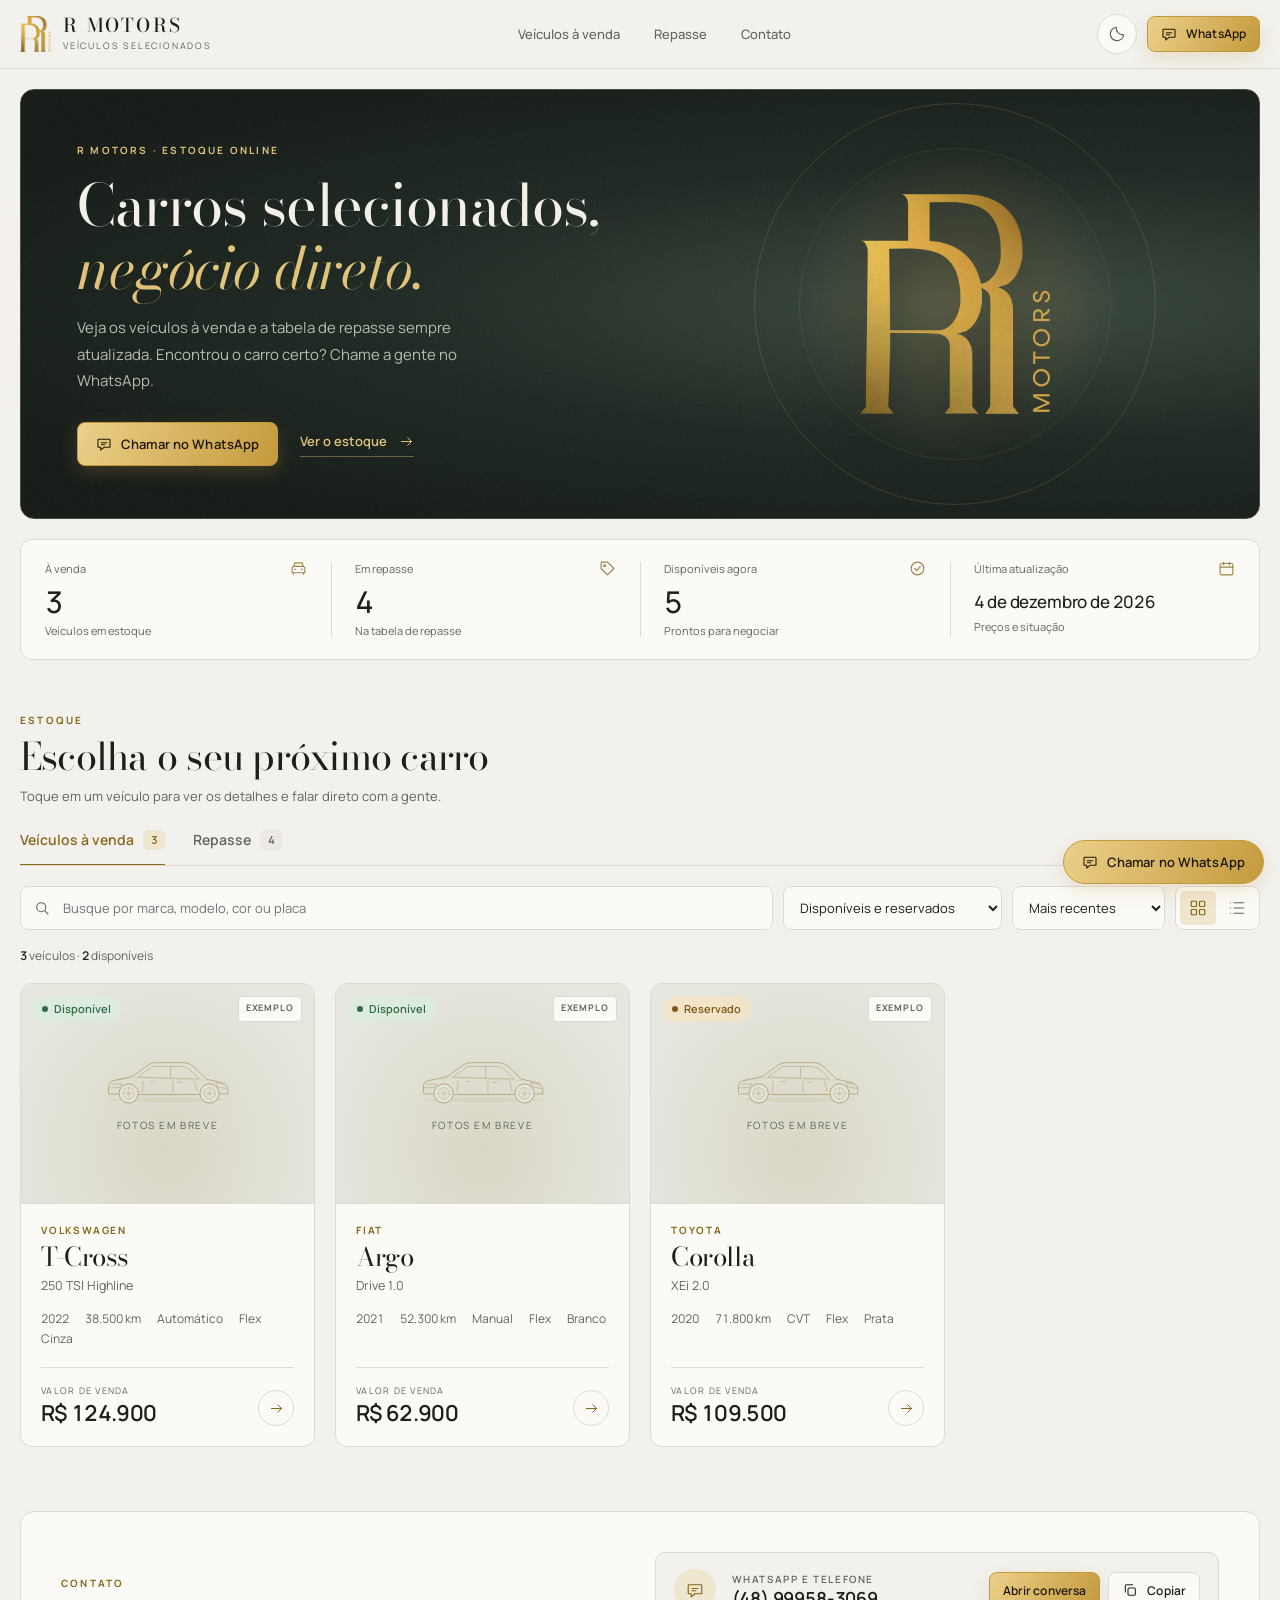
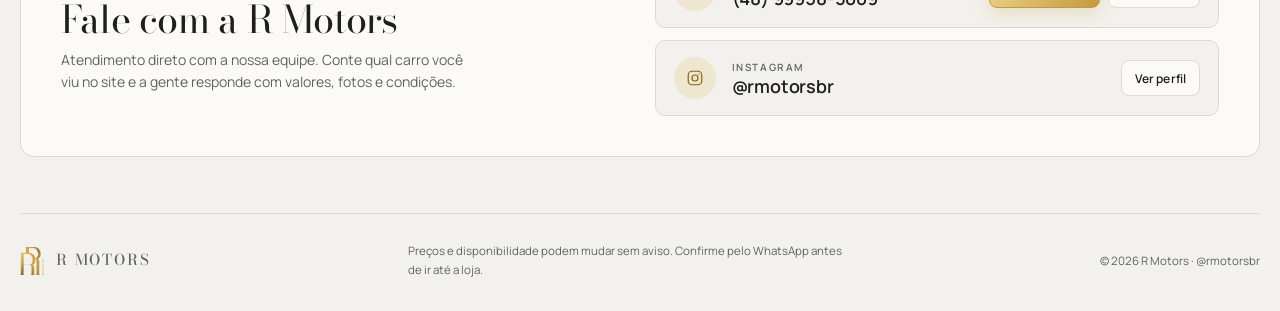
<file: index.html>
<!doctype html>
<html lang="pt-BR">
<head>
<meta charset="utf-8">
<meta name="viewport" content="width=device-width,initial-scale=1,viewport-fit=cover">
<meta name="description" content="Estoque da R Motors: veículos à venda e tabela de repasse. Atendimento pelo WhatsApp (48) 99958-3069.">
<meta name="theme-color" content="#0f1110">
<link rel="icon" type="image/webp" href="[data-uri]">
<style>:root{color-scheme:light;padding-block:env(safe-area-inset-top,0px) env(safe-area-inset-bottom,0px)}body{margin:0;font:14px system-ui,sans-serif}img{max-width:100%}[hidden]:not([hidden=until-found i]){display:none!important}</style>
</head>
<body>
<title>R Motors</title>
<meta name="claude:viewport-fit-sides" content="cover">
<link rel="preconnect" href="https://fonts.googleapis.com"><link rel="preconnect" href="https://fonts.gstatic.com" crossorigin>
<link rel="stylesheet" href="https://fonts.googleapis.com/css2?family=Bodoni+Moda:ital,opsz,wght@0,6..96,400;0,6..96,500;1,6..96,400&family=Manrope:wght@400;500;600;700&display=swap">
<style>
/* Layout: cabeçalho fixo com a marca → destaque escuro com o monograma → estoque em abas (cartões nas vendas, tabela no repasse) → contato → rodapé. Edição do estoque só aparece para o dono. */
:root {
  color-scheme: dark;
  --bg: #0f1110;
  --surface: #171a18;
  --surface-2: #1f2320;
  --ink: #f1eee6;
  --ink-2: #a2a79f;
  --line: #2c312c;
  --accent: #d8b45e;
  --accent-ink: #1c1707;
  --accent-soft: #2a2719;
  --ph-bg: #1b1f1c;
  --ok: #8fcfa0;
  --ok-soft: #1d3226;
  --warn: #e6bf72;
  --warn-soft: #352c1a;
  --off: #b0b5ae;
  --off-soft: #2a2f2b;
  --danger: #f0a198;
  --scrim: rgba(5, 8, 6, .78);
  --gold-a: #ecd08a;
  --gold-b: #c49a3c;
  --hero-1: #3b493f;
  --hero-2: #1e2822;
  --hero-3: #151b17;
  --hero-ink: #f3f0e8;
  --hero-ink-2: #b5bdb2;
  --hero-gold: #e0c27a;
  --font-display: 'Bodoni Moda', 'Didot', 'Bodoni 72', Georgia, serif;
  --font-body: 'Manrope', system-ui, -apple-system, 'Segoe UI', sans-serif;
  --logo: url([data-uri]);
}
@media (prefers-color-scheme: light) {
  :root:not([data-theme="dark"]) {
    color-scheme: light;
    --bg: #f2f1ed; --surface: #fbfaf7; --surface-2: #ebe9e2; --ink: #1c1f1b; --ink-2: #5f655d; --line: #dcdad1;
    --accent: #876719; --accent-ink: #fffaf0; --accent-soft: #efe6cf; --ph-bg: #e5e6de;
    --ok: #2f6b44; --ok-soft: #dcebdd; --warn: #80561a; --warn-soft: #f1e4c9; --off: #646b63; --off-soft: #e4e6df;
    --danger: #a8382f; --scrim: rgba(18, 26, 20, .62);
  }
}
:root[data-theme="light"] {
  color-scheme: light;
  --bg: #f2f1ed; --surface: #fbfaf7; --surface-2: #ebe9e2; --ink: #1c1f1b; --ink-2: #5f655d; --line: #dcdad1;
  --accent: #876719; --accent-ink: #fffaf0; --accent-soft: #efe6cf; --ph-bg: #e5e6de;
  --ok: #2f6b44; --ok-soft: #dcebdd; --warn: #80561a; --warn-soft: #f1e4c9; --off: #646b63; --off-soft: #e4e6df;
  --danger: #a8382f; --scrim: rgba(18, 26, 20, .62);
}

* { box-sizing: border-box; }
html { scroll-behavior: smooth; scroll-padding-top: 84px; }
body {
  margin: 0;
  background: var(--bg);
  color: var(--ink);
  font: 400 14px/1.6 var(--font-body);
  -webkit-font-smoothing: antialiased;
  padding-left: max(16px, env(safe-area-inset-left, 0px));
  padding-right: max(16px, env(safe-area-inset-right, 0px));
  padding-block: 0 0;
  overflow-x: clip;
}
body::before { content: ""; position: fixed; inset: 0 0 auto; height: env(safe-area-inset-top, 0px); z-index: 40; background: var(--bg); }
button, input, select, textarea { font: inherit; color: inherit; }
button, a, input, select, textarea { -webkit-tap-highlight-color: transparent; }
button, a { touch-action: manipulation; }
a { color: inherit; text-decoration: none; }
button { cursor: pointer; }
button:disabled { cursor: default; }
:focus-visible { outline: 2px solid var(--accent); outline-offset: 3px; }
::selection { background: var(--accent); color: var(--accent-ink); }
.sr { position: absolute; width: 1px; height: 1px; overflow: hidden; clip: rect(0 0 0 0); white-space: nowrap; }
.skip { position: fixed; left: 16px; top: -100px; z-index: 99; background: var(--accent); color: var(--accent-ink); padding: 12px 16px; border-radius: 6px; font-weight: 600; }
.skip:focus { top: calc(12px + env(safe-area-inset-top, 0px)); }
svg.icon { width: 18px; height: 18px; flex-shrink: 0; fill: none; stroke: currentColor; stroke-width: 1.6; stroke-linecap: round; stroke-linejoin: round; }
.symbol-bank { position: absolute; width: 0; height: 0; overflow: hidden; }
.logo-mark { display: block; background: var(--logo) center / contain no-repeat; aspect-ratio: 787 / 913; }
.wrap { max-width: 1240px; margin: 0 auto; width: 100%; min-width: 0; }

/* Botões */
.btn {
  display: inline-flex; align-items: center; justify-content: center; gap: 9px;
  min-height: 44px; padding: 10px 18px; border-radius: 8px; border: 1px solid var(--line);
  background: var(--surface); color: var(--ink); font-size: 13px; font-weight: 600; letter-spacing: .01em; white-space: nowrap;
  transition: background .2s, border-color .2s, color .2s, box-shadow .2s;
}
.btn:hover { border-color: var(--accent); color: var(--accent); }
.btn.primary { background: linear-gradient(115deg, var(--gold-a), var(--gold-b)); border-color: var(--gold-b); color: #20190a; box-shadow: 0 6px 18px rgba(196, 154, 60, .22); }
.btn.primary:hover { filter: brightness(1.07); color: #20190a; }
.btn.ghost { background: transparent; }
.btn.danger { color: var(--danger); }
.btn.danger:hover { border-color: var(--danger); color: var(--danger); }
.btn.small { min-height: 36px; padding: 6px 13px; font-size: 12px; }
.btn[disabled] { opacity: .55; }
.btn .icon { width: 16px; height: 16px; }
.icon-btn { display: grid; place-items: center; width: 40px; height: 40px; border-radius: 50%; border: 1px solid var(--line); background: var(--surface); color: var(--ink-2); transition: color .2s, border-color .2s; }
.icon-btn:hover { color: var(--accent); border-color: var(--accent); }
.eyebrow { text-transform: uppercase; font-size: 10px; letter-spacing: .22em; font-weight: 700; color: var(--accent); }

/* Cabeçalho */
.site-header { position: sticky; top: env(safe-area-inset-top, 0px); z-index: 30; margin-inline: calc(-1 * max(16px, env(safe-area-inset-left, 0px))) calc(-1 * max(16px, env(safe-area-inset-right, 0px))); padding-left: max(16px, env(safe-area-inset-left, 0px)); padding-right: max(16px, env(safe-area-inset-right, 0px)); background: color-mix(in srgb, var(--bg) 90%, transparent); backdrop-filter: blur(12px); border-bottom: 1px solid var(--line); }
.hdr-in { max-width: 1240px; margin: 0 auto; min-height: 68px; display: flex; align-items: center; gap: 24px; justify-content: space-between; }
.brand { display: flex; align-items: center; gap: 12px; min-width: 0; }
.brand .logo-mark { width: 31px; flex-shrink: 0; }
.brand-text { display: grid; line-height: 1.15; min-width: 0; }
.brand-name { font: 500 19px/1.1 var(--font-display); letter-spacing: .12em; text-transform: uppercase; white-space: nowrap; }
.brand-caption { font-size: 9px; letter-spacing: .2em; text-transform: uppercase; color: var(--ink-2); margin-top: 4px; white-space: nowrap; }
.main-nav { display: flex; gap: 6px; }
.main-nav button, .main-nav a { background: none; border: 0; padding: 9px 14px; border-radius: 6px; font-size: 13px; font-weight: 500; color: var(--ink-2); transition: color .2s, background .2s; }
.main-nav button:hover, .main-nav a:hover { color: var(--accent); background: var(--accent-soft); }
.hdr-actions { display: flex; align-items: center; gap: 10px; }

/* Barra do dono */
.admin-bar { margin-top: 16px; display: flex; flex-wrap: wrap; align-items: center; gap: 10px 14px; padding: 12px 16px; border: 1px solid color-mix(in srgb, var(--accent) 35%, var(--line)); background: var(--accent-soft); border-radius: 10px; }
.admin-bar .ab-text { flex: 1 1 240px; min-width: 0; font-size: 12.5px; line-height: 1.5; color: var(--ink); }
.admin-bar .ab-text b { color: var(--accent); font-weight: 700; }
.admin-bar .ab-text span { color: var(--ink-2); display: block; font-size: 11.5px; }
.admin-bar .ab-actions { display: flex; flex-wrap: wrap; gap: 8px; }

/* Destaque */
.hero { position: relative; isolation: isolate; overflow: hidden; margin-top: 20px; border-radius: 14px; border: 1px solid #484c3b; background: radial-gradient(ellipse at 78% 50%, var(--hero-1) 0%, var(--hero-2) 46%, var(--hero-3) 85%); color: var(--hero-ink); display: grid; grid-template-columns: minmax(0, 1.1fr) minmax(0, .9fr); align-items: center; gap: 24px; padding: 52px 56px; min-height: 420px; }
.hero::after { content: ""; position: absolute; inset: 0; pointer-events: none; opacity: .22; background-image: url("data:image/svg+xml,%3Csvg viewBox='0 0 180 180' xmlns='http://www.w3.org/2000/svg'%3E%3Cfilter id='n'%3E%3CfeTurbulence type='fractalNoise' baseFrequency='.9' numOctaves='3' stitchTiles='stitch'/%3E%3C/filter%3E%3Crect width='100%25' height='100%25' opacity='.17' filter='url(%23n)'/%3E%3C/svg%3E"); }
.hero-copy { position: relative; z-index: 2; min-width: 0; }
.hero .eyebrow { color: var(--hero-gold); }
.hero h1 { font: 400 clamp(34px, 4.6vw, 58px)/1.08 var(--font-display); letter-spacing: -.02em; margin: 16px 0 16px; text-wrap: balance; }
.hero h1 em { color: var(--hero-gold); font-style: italic; }
.hero p { margin: 0 0 28px; max-width: 46ch; font-size: 15px; line-height: 1.75; color: var(--hero-ink-2); }
.hero-cta { display: flex; flex-wrap: wrap; align-items: center; gap: 14px 22px; }
.text-link { display: inline-flex; align-items: center; gap: 12px; font-size: 13px; font-weight: 600; color: var(--hero-gold); padding-bottom: 4px; border-bottom: 1px solid rgba(224, 194, 122, .4); transition: gap .25s; }
.text-link:hover { gap: 18px; }
.text-link .icon { width: 15px; height: 15px; }
.hero-art { position: relative; z-index: 1; display: grid; place-items: center; min-width: 0; }
.hero-art::before, .hero-art::after { content: ""; position: absolute; border-radius: 50%; border: 1px solid rgba(224, 194, 122, .16); }
.hero-art::before { width: min(100%, 400px); aspect-ratio: 1; }
.hero-art::after { width: min(78%, 310px); aspect-ratio: 1; border-color: rgba(224, 194, 122, .1); }
.hero-glow { position: absolute; width: 70%; aspect-ratio: 1; border-radius: 50%; background: radial-gradient(circle, rgba(224, 194, 122, .26), transparent 66%); animation: breathe 7s ease-in-out infinite; }
.hero-logo { position: relative; width: min(44%, 190px); filter: drop-shadow(0 14px 30px rgba(0, 0, 0, .45)); animation: arrive 1.1s cubic-bezier(.15, .8, .25, 1) both; }

/* Resumo */
.stats { margin: 20px 0 52px; display: grid; grid-template-columns: repeat(4, minmax(0, 1fr)); border: 1px solid var(--line); border-radius: 12px; background: var(--surface); }
.stat { padding: 20px 24px; position: relative; min-width: 0; }
.stat + .stat::before { content: ""; position: absolute; left: 0; top: 22px; bottom: 22px; width: 1px; background: var(--line); }
.stat-label { font-size: 11px; color: var(--ink-2); display: flex; align-items: center; justify-content: space-between; gap: 8px; }
.stat-label .icon { color: var(--accent); width: 17px; height: 17px; opacity: .8; }
.stat-number { font: 500 30px/1.2 var(--font-body); letter-spacing: -.03em; margin: 6px 0 2px; font-variant-numeric: tabular-nums; }
.stat-number.date { font-size: 17px; line-height: 1.7; letter-spacing: -.01em; margin-top: 10px; }
.stat-note { font-size: 11px; color: var(--ink-2); }

/* Estoque */
.sec-head { margin-bottom: 22px; }
.sec-head h2, .contact h2 { margin: 6px 0 6px; font: 400 clamp(28px, 3vw, 38px)/1.2 var(--font-display); letter-spacing: -.02em; text-wrap: balance; }
.sec-head p { margin: 0; color: var(--ink-2); font-size: 13px; }
.tabs { display: flex; gap: 28px; border-bottom: 1px solid var(--line); overflow-x: auto; }
.tab { background: none; border: 0; border-bottom: 2px solid transparent; margin-bottom: -1px; padding: 0 0 13px; font-size: 14px; font-weight: 600; color: var(--ink-2); display: inline-flex; align-items: center; gap: 9px; white-space: nowrap; transition: color .2s, border-color .2s; }
.tab:hover { color: var(--ink); }
.tab[aria-selected="true"] { color: var(--accent); border-bottom-color: var(--accent); }
.tab .n { font-size: 11px; font-weight: 600; min-width: 22px; height: 20px; padding: 0 6px; display: grid; place-items: center; background: var(--surface-2); color: var(--ink-2); border-radius: 5px; font-variant-numeric: tabular-nums; }
.tab[aria-selected="true"] .n { background: var(--accent-soft); color: var(--accent); }
.tools { display: flex; flex-wrap: wrap; gap: 10px; margin-top: 20px; align-items: center; }
.search-wrap { flex: 1 1 260px; min-width: 0; position: relative; }
.search-wrap > .icon { position: absolute; left: 14px; top: 14px; width: 16px; height: 16px; color: var(--ink-2); pointer-events: none; }
.field, .tools input, .tools select, .panel input[type="text"], .panel input[type="number"], .panel select, .panel textarea { width: 100%; background: var(--surface); border: 1px solid var(--line); border-radius: 8px; padding: 10px 12px; min-height: 44px; font-size: 13px; }
.tools input.search { padding-left: 42px; }
.tools select { width: auto; flex: 0 1 auto; max-width: 100%; padding-right: 30px; }
.view-controls { display: flex; padding: 4px; border: 1px solid var(--line); border-radius: 8px; gap: 3px; height: 44px; background: var(--surface); }
.view-btn { background: none; border: 0; border-radius: 5px; color: var(--ink-2); width: 36px; display: grid; place-items: center; }
.view-btn[aria-pressed="true"] { background: var(--accent-soft); color: var(--accent); }
.summary { margin: 16px 0 18px; font-size: 12px; color: var(--ink-2); }
.summary b { color: var(--ink); font-weight: 600; font-variant-numeric: tabular-nums; }
.empty { padding: 56px 20px; text-align: center; color: var(--ink-2); border: 1px solid var(--line); background: var(--surface); border-radius: 12px; font-size: 13px; }
.empty strong { display: block; color: var(--ink); font: 400 26px/1.3 var(--font-display); margin-bottom: 8px; }

.grid-cards { display: grid; grid-template-columns: repeat(auto-fill, minmax(280px, 1fr)); gap: 20px; }
.card { background: var(--surface); border: 1px solid var(--line); border-radius: 12px; overflow: hidden; display: flex; flex-direction: column; min-width: 0; cursor: pointer; transition: transform .3s, border-color .3s, box-shadow .3s; animation: rise .5s backwards; }
.card:hover { transform: translateY(-4px); border-color: color-mix(in srgb, var(--accent) 60%, var(--line)); box-shadow: 0 18px 34px rgba(0, 0, 0, .22); }
.card .ph { position: relative; aspect-ratio: 4 / 3; max-width: 100%; background: var(--ph-bg); overflow: hidden; border-bottom: 1px solid var(--line); }
.card .ph img { width: 100%; height: 100%; object-fit: cover; display: block; transition: transform .6s; }
.card:hover .ph img { transform: scale(1.04); }
.badges { position: absolute; top: 12px; left: 12px; right: 12px; display: flex; justify-content: space-between; gap: 6px; }
.card .body { padding: 18px 20px 20px; display: flex; flex-direction: column; gap: 4px; flex: 1; min-width: 0; }
.make-label { font-size: 10px; letter-spacing: .18em; text-transform: uppercase; color: var(--accent); font-weight: 700; }
.card h3 { margin: 0; font: 400 26px/1.15 var(--font-display); letter-spacing: -.015em; overflow-wrap: anywhere; }
.card h3 button { background: none; border: 0; padding: 0; text-align: left; font: inherit; letter-spacing: inherit; color: inherit; }
.ver { margin: 0; color: var(--ink-2); font-size: 12.5px; min-height: 19px; overflow-wrap: anywhere; }
.specs { list-style: none; padding: 0; margin: 12px 0 16px; display: flex; flex-wrap: wrap; gap: 6px 16px; }
.specs li { font-size: 12px; color: var(--ink-2); line-height: 1.2; font-variant-numeric: tabular-nums; }
.foot { margin-top: auto; padding-top: 16px; border-top: 1px solid var(--line); display: flex; align-items: flex-end; justify-content: space-between; gap: 8px; }
.price-label { font-size: 9px; letter-spacing: .14em; color: var(--ink-2); text-transform: uppercase; margin-bottom: 2px; }
.price { font: 600 22px/1.2 var(--font-body); letter-spacing: -.03em; white-space: nowrap; font-variant-numeric: tabular-nums; }
.foot-act { display: flex; gap: 6px; }
.round { display: grid; place-items: center; width: 36px; height: 36px; border-radius: 50%; border: 1px solid var(--line); background: transparent; color: var(--accent); transition: background .2s, border-color .2s; }
.round:hover { background: var(--accent-soft); border-color: var(--accent); }
.round .icon { width: 15px; height: 15px; }
.card.vendido { opacity: .66; }
.card.vendido:hover { opacity: 1; }
.card.vendido .ph img { filter: grayscale(.8); }
.card.vendido .price { color: var(--ink-2); text-decoration: line-through; text-decoration-thickness: 1px; }
.list-view { display: grid; gap: 12px; }
.list-view .card { display: grid; grid-template-columns: 250px minmax(0, 1fr); }
.list-view .card .ph { height: 100%; aspect-ratio: auto; border-bottom: 0; border-right: 1px solid var(--line); min-height: 170px; }
.list-view .card .body { display: grid; grid-template-columns: minmax(0, 1fr) auto; gap: 3px 22px; align-items: start; }
.list-view .card .body > :not(.foot) { grid-column: 1; }
.list-view .card .specs { margin: 10px 0 0; }
.list-view .card .foot { grid-column: 2; grid-row: 1 / 5; border: 0; padding: 0; align-self: center; flex-direction: column; align-items: flex-end; gap: 14px; }

.pill { display: inline-flex; align-items: center; gap: 6px; font-size: 11px; font-weight: 600; padding: 4px 10px 4px 9px; border-radius: 999px; white-space: nowrap; }
.pill::before { content: ""; width: 6px; height: 6px; border-radius: 50%; background: currentColor; }
.st-disponivel { color: var(--ok); background: var(--ok-soft); }
.st-reservado { color: var(--warn); background: var(--warn-soft); }
.st-vendido { color: var(--off); background: var(--off-soft); }
.tag { font-size: 9px; font-weight: 700; letter-spacing: .1em; text-transform: uppercase; padding: 4px 7px; border-radius: 4px; background: var(--surface); color: var(--ink-2); border: 1px solid var(--line); }
.noimg { position: relative; width: 100%; height: 100%; display: grid; place-content: center; justify-items: center; gap: 8px; overflow: hidden; color: var(--accent); background: radial-gradient(ellipse at 50% 75%, color-mix(in srgb, var(--accent) 12%, var(--ph-bg)), var(--ph-bg) 80%); font-size: 10px; letter-spacing: .16em; text-transform: uppercase; }
.noimg svg { width: 190px; max-width: 76%; height: auto; opacity: .7; }
.noimg span { color: var(--ink-2); }
.noimg.compact svg { width: 44px; }
.noimg.compact span { display: none; }

/* Tabela de repasse */
.tablewrap { overflow-x: auto; background: var(--surface); border: 1px solid var(--line); border-radius: 12px; max-width: 100%; }
table { width: 100%; min-width: 980px; border-collapse: collapse; }
th { text-align: left; font-size: 10px; font-weight: 700; letter-spacing: .12em; text-transform: uppercase; color: var(--ink-2); padding: 15px 14px; background: var(--surface-2); border-bottom: 1px solid var(--line); white-space: nowrap; }
td { padding: 14px; border-bottom: 1px solid var(--line); vertical-align: middle; font-size: 13px; }
tbody tr { cursor: pointer; transition: background .2s; }
tbody tr:last-child td { border-bottom: 0; }
tbody tr:hover { background: var(--accent-soft); }
th.num, td.num { text-align: right; font-variant-numeric: tabular-nums; white-space: nowrap; }
td .thumb { width: 76px; height: 57px; border-radius: 6px; object-fit: cover; display: block; background: var(--ph-bg); }
td .thumbph { width: 76px; height: 57px; border-radius: 6px; overflow: hidden; }
.vname { font: 400 20px/1.2 var(--font-display); letter-spacing: -.01em; }
.vsub { color: var(--ink-2); font-size: 11.5px; margin-top: 4px; }
.plate { font: 600 12px/1 ui-monospace, Menlo, Consolas, monospace; letter-spacing: .06em; }
.rprice { font-weight: 700; font-size: 15px; letter-spacing: -.02em; }
.delta { display: block; font-size: 10.5px; color: var(--ink-2); margin-top: 3px; }
.delta.neg { color: var(--ok); }
tr.vendido td { color: var(--ink-2); }
tr.vendido .thumb { filter: grayscale(.8); }
.rp-list { display: none; gap: 12px; }
.rp-item { display: grid; grid-template-columns: 96px minmax(0, 1fr); gap: 4px 14px; padding: 12px; background: var(--surface); border: 1px solid var(--line); border-radius: 12px; cursor: pointer; min-width: 0; }
.rp-item.vendido { opacity: .7; }
.rp-item .rp-img { grid-row: 1 / 3; width: 96px; height: 72px; border-radius: 8px; overflow: hidden; background: var(--ph-bg); }
.rp-item .rp-img img { width: 100%; height: 100%; object-fit: cover; display: block; }
.rp-item .vname { font-size: 19px; overflow-wrap: anywhere; }
.rp-meta { grid-column: 1 / -1; font-size: 12px; color: var(--ink-2); display: flex; flex-wrap: wrap; gap: 3px 12px; font-variant-numeric: tabular-nums; }
.rp-row { grid-column: 1 / -1; display: flex; align-items: center; justify-content: space-between; gap: 10px; padding-top: 8px; border-top: 1px solid var(--line); }
.rp-row .delta { display: inline; margin-left: 6px; }

/* Contato */
.contact { margin-top: 64px; display: grid; grid-template-columns: minmax(0, 1fr) minmax(0, 1.05fr); gap: 36px 56px; align-items: center; padding: 40px; border: 1px solid var(--line); border-radius: 14px; background: var(--surface); }
.contact p { color: var(--ink-2); font-size: 14px; max-width: 46ch; margin: 0; }
.contact-list { display: grid; gap: 12px; min-width: 0; }
.c-row { display: flex; flex-wrap: wrap; align-items: center; gap: 12px 16px; padding: 16px 18px; border: 1px solid var(--line); border-radius: 10px; background: var(--bg); min-width: 0; }
.c-ico { display: grid; place-items: center; width: 42px; height: 42px; border-radius: 50%; background: var(--accent-soft); color: var(--accent); flex-shrink: 0; }
.c-info { flex: 1 1 160px; min-width: 0; }
.c-label { font-size: 10px; letter-spacing: .16em; text-transform: uppercase; color: var(--ink-2); font-weight: 600; }
.c-value { font: 600 18px/1.3 var(--font-body); letter-spacing: -.01em; overflow-wrap: anywhere; font-variant-numeric: tabular-nums; }
.c-act { display: flex; flex-wrap: wrap; gap: 8px; }
.page-footer { margin-top: 56px; padding: 28px 0 32px; border-top: 1px solid var(--line); display: flex; flex-wrap: wrap; align-items: center; justify-content: space-between; gap: 14px 24px; font-size: 11.5px; color: var(--ink-2); }
.page-footer .brand .logo-mark { width: 24px; }
.page-footer p { margin: 0; max-width: 62ch; }
.fab { position: fixed; z-index: 25; right: max(16px, env(safe-area-inset-right, 0px)); bottom: calc(16px + env(safe-area-inset-bottom, 0px)); box-shadow: 0 10px 28px rgba(0, 0, 0, .35); border-radius: 999px; }

/* Janelas */
.overlay { position: fixed; inset: 0; z-index: 50; background: var(--scrim); backdrop-filter: blur(8px); display: flex; align-items: center; justify-content: center; padding: calc(16px + env(safe-area-inset-top, 0px)) max(16px, env(safe-area-inset-right, 0px)) calc(16px + env(safe-area-inset-bottom, 0px)) max(16px, env(safe-area-inset-left, 0px)); }
.panel { background: var(--surface); border: 1px solid var(--line); border-radius: 14px; width: 100%; max-width: 700px; max-height: 100%; overflow-y: auto; padding: 26px; display: flex; flex-direction: column; gap: 22px; box-shadow: 0 30px 120px rgba(0, 0, 0, .5); animation: rise .25s ease both; min-width: 0; }
.panel > * { flex-shrink: 0; }
.panel-head { display: flex; align-items: center; justify-content: space-between; gap: 12px; padding-bottom: 16px; border-bottom: 1px solid var(--line); }
.panel h2 { margin: 0; font: 400 28px/1.2 var(--font-display); letter-spacing: -.02em; }
.seg { border: 1px solid var(--line); border-radius: 8px; margin: 0; padding: 0; display: inline-flex; overflow: hidden; align-self: flex-start; }
.seg label { cursor: pointer; position: relative; }
.seg span { display: block; padding: 10px 20px; font-weight: 600; font-size: 13px; color: var(--ink-2); }
.seg input { position: absolute; opacity: 0; pointer-events: none; }
.seg input:checked + span { background: var(--accent); color: var(--accent-ink); }
.seg input:focus-visible + span { outline: 2px solid var(--accent); outline-offset: -4px; }
.fields { display: grid; grid-template-columns: repeat(2, minmax(0, 1fr)); gap: 16px; }
.fields > label { display: flex; flex-direction: column; gap: 4px; min-width: 0; }
.fields .span2 { grid-column: 1 / -1; }
.lbl { font-size: 11.5px; font-weight: 600; color: var(--ink-2); }
.panel input:focus, .panel select:focus, .panel textarea:focus, .tools input:focus { border-color: var(--accent); outline: none; }
.panel textarea { resize: vertical; min-height: 84px; }
.hint { margin: 0; font-size: 11.5px; line-height: 1.7; color: var(--ink-2); }
.err { color: var(--danger); font-size: 13px; margin: 0; }
.actions { display: flex; flex-wrap: wrap; gap: 10px; align-items: center; padding-top: 18px; border-top: 1px solid var(--line); }
.actions .grow { flex: 1; }
.photos-grid { display: grid; grid-template-columns: repeat(auto-fill, minmax(112px, 1fr)); gap: 10px; }
.ph-item { position: relative; aspect-ratio: 4 / 3; border-radius: 8px; overflow: hidden; border: 1px solid var(--line); background: var(--ph-bg); }
.ph-item img { width: 100%; height: 100%; object-fit: cover; display: block; }
.ph-item .ph-tools { position: absolute; left: 4px; right: 4px; bottom: 4px; display: flex; gap: 4px; justify-content: space-between; }
.ph-item button { border: 0; border-radius: 5px; padding: 4px 7px; font-size: 10.5px; font-weight: 700; background: rgba(8, 10, 9, .8); color: #f1eee6; }
.ph-item .cover-tag { position: absolute; top: 4px; left: 4px; font-size: 9px; font-weight: 700; letter-spacing: .1em; text-transform: uppercase; padding: 3px 6px; border-radius: 4px; background: var(--accent); color: var(--accent-ink); }
.detail { position: relative; max-width: 940px; padding: 0; gap: 0; overflow: hidden; display: grid; grid-template-columns: minmax(0, 1.1fr) minmax(0, 1fr); grid-template-rows: minmax(0, 1fr); }
.d-gallery { background: var(--ph-bg); display: flex; flex-direction: column; min-width: 0; }
.d-main { position: relative; flex: 1; min-height: 280px; max-width: 100%; background: var(--ph-bg); overflow: hidden; }
.d-main > .noimg { position: absolute; inset: 0; }
.d-main > img { position: absolute; inset: 0; }
.d-main img { width: 100%; height: 100%; object-fit: cover; display: block; }
.d-thumbs { display: flex; gap: 8px; padding: 10px; overflow-x: auto; }
.d-thumbs button { flex: 0 0 74px; height: 56px; border: 2px solid transparent; border-radius: 6px; padding: 0; overflow: hidden; background: var(--ph-bg); opacity: .7; }
.d-thumbs button[aria-current="true"] { border-color: var(--accent); opacity: 1; }
.d-thumbs img { width: 100%; height: 100%; object-fit: cover; display: block; }
.d-body { padding: 26px; display: flex; flex-direction: column; gap: 14px; min-width: 0; overflow-y: auto; }
.d-top { display: flex; align-items: flex-start; justify-content: space-between; gap: 12px; }
.d-body h2 { margin: 0; font: 400 32px/1.1 var(--font-display); letter-spacing: -.02em; overflow-wrap: anywhere; }
.d-price { font: 600 30px/1.1 var(--font-body); letter-spacing: -.04em; font-variant-numeric: tabular-nums; }
.d-fipe { font-size: 12px; color: var(--ink-2); margin-top: 4px; }
.d-fipe .neg { color: var(--ok); font-weight: 600; }
.d-specs { display: grid; grid-template-columns: repeat(2, minmax(0, 1fr)); gap: 0; margin: 0; border-top: 1px solid var(--line); }
.d-specs div { padding: 10px 0; border-bottom: 1px solid var(--line); min-width: 0; }
.d-specs dt { font-size: 10px; letter-spacing: .14em; text-transform: uppercase; color: var(--ink-2); font-weight: 600; }
.d-specs dd { margin: 2px 0 0; font-weight: 600; font-size: 14px; overflow-wrap: anywhere; }
.d-obs { margin: 0; font-size: 13px; color: var(--ink-2); line-height: 1.75; white-space: pre-line; overflow-wrap: anywhere; }
.d-cta { display: grid; gap: 10px; margin-top: auto; padding-top: 6px; }
.d-close { position: absolute; top: 12px; left: 12px; z-index: 2; background: rgba(8, 10, 9, .6); border-color: rgba(255, 255, 255, .2); color: #f1eee6; }
.toast { position: fixed; left: 50%; transform: translateX(-50%); z-index: 60; bottom: calc(76px + env(safe-area-inset-bottom, 0px)); background: var(--ink); color: var(--bg); padding: 12px 20px; border-radius: 8px; font-size: 13px; max-width: calc(100% - 32px); box-shadow: 0 12px 50px rgba(0, 0, 0, .35); }

@keyframes rise { from { opacity: 0; transform: translateY(14px); } to { opacity: 1; transform: translateY(0); } }
@keyframes arrive { from { opacity: 0; transform: translateX(22px) scale(.97); } to { opacity: 1; transform: none; } }
@keyframes breathe { 0%, 100% { opacity: .45; } 50% { opacity: .9; } }

@media (max-width: 1020px) {
  .hero { padding: 40px 36px; min-height: 0; }
  .grid-cards { grid-template-columns: repeat(2, minmax(0, 1fr)); }
  .main-nav { display: none; }
  .contact { grid-template-columns: 1fr; padding: 32px; }
}
@media (max-width: 760px) {
  .hero { grid-template-columns: 1fr; padding: 32px 24px 24px; gap: 8px; }
  .hero-art { order: -1; min-height: 190px; }
  .hero-art::before { width: 190px; }
  .hero-art::after { width: 150px; }
  .hero-logo { width: 84px; }
  .hero p { font-size: 14px; }
  .stats { grid-template-columns: repeat(2, minmax(0, 1fr)); margin-bottom: 40px; }
  .stat { padding: 16px 18px; }
  .stat:nth-child(3), .stat:nth-child(4) { border-top: 1px solid var(--line); }
  .stat:nth-child(3)::before { display: none; }
  .stat-number { font-size: 26px; }
  .stat-number.date { font-size: 14px; margin-top: 12px; }
  .only-wide { display: none; }
  .rp-list { display: grid; }
  .list-view .card { grid-template-columns: 1fr; }
  .list-view .card .ph { aspect-ratio: 4 / 3; height: auto; border-right: 0; border-bottom: 1px solid var(--line); min-height: 0; }
  .list-view .card .body { display: flex; }
  .list-view .card .foot { flex-direction: row; align-items: flex-end; border-top: 1px solid var(--line); padding-top: 16px; }
  .detail { grid-template-columns: 1fr; }
  .detail { overflow-y: auto; grid-template-rows: auto; }
  .d-main { flex: none; aspect-ratio: 4 / 3; min-height: 0; }
  .d-body { overflow: visible; }
  .fields { grid-template-columns: 1fr; }
  .panel { padding: 20px 18px; }
  .contact { padding: 24px 18px; }
  .hdr-in { gap: 10px; }
  .brand-caption { display: none; }
  .tools select { flex: 1 1 140px; }
}
@media (max-width: 520px) {
  .grid-cards { grid-template-columns: 1fr; }
  .hdr-actions .btn span { display: none; }
  .hdr-actions .btn { padding: 8px 12px; }
  .fab span { display: inline; }
  .page-footer { flex-direction: column; align-items: flex-start; }
}
@media (prefers-reduced-motion: reduce) {
  html { scroll-behavior: auto; }
  *, *::before, *::after { animation: none !important; transition: none !important; }
}

</style>
<a class="skip" href="#estoque">Ir para o estoque</a>
<svg class="symbol-bank" xmlns="http://www.w3.org/2000/svg" aria-hidden="true"><defs>
<symbol id="i-grid" viewBox="0 0 24 24"><rect x="3" y="3" width="7" height="7" rx="1"/><rect x="14" y="3" width="7" height="7" rx="1"/><rect x="3" y="14" width="7" height="7" rx="1"/><rect x="14" y="14" width="7" height="7" rx="1"/></symbol>
<symbol id="i-car" viewBox="0 0 24 24"><path d="m5 9 2-5h10l2 5M3 11l2-2h14l2 2v7H3zM6 13h2m8 0h2M5 18v2m14-2v2"/></symbol>
<symbol id="i-plus" viewBox="0 0 24 24"><path d="M12 5v14M5 12h14"/></symbol>
<symbol id="i-arrow" viewBox="0 0 24 24"><path d="M4 12h16m-6-6 6 6-6 6"/></symbol>
<symbol id="i-search" viewBox="0 0 24 24"><circle cx="10.8" cy="10.8" r="6.8"/><path d="m16 16 5 5"/></symbol>
<symbol id="i-list" viewBox="0 0 24 24"><path d="M8 5h13M8 12h13M8 19h13M3 5h.1M3 12h.1M3 19h.1"/></symbol>
<symbol id="i-check" viewBox="0 0 24 24"><circle cx="12" cy="12" r="9"/><path d="m8 12 3 3 5-6"/></symbol>
<symbol id="i-clock" viewBox="0 0 24 24"><circle cx="12" cy="12" r="9"/><path d="M12 7v5l3 2"/></symbol>
<symbol id="i-tag" viewBox="0 0 24 24"><path d="M3 12V4a1 1 0 0 1 1-1h8l9 9-9 9z"/><circle cx="8" cy="8" r="1.3"/></symbol>
<symbol id="i-cal" viewBox="0 0 24 24"><rect x="3" y="5" width="18" height="16" rx="2"/><path d="M3 10h18M8 3v4m8-4v4"/></symbol>
<symbol id="i-sun" viewBox="0 0 24 24"><circle cx="12" cy="12" r="4"/><path d="M12 2v2m0 16v2M2 12h2m16 0h2M5 5l1.5 1.5m11 11L19 19M5 19l1.5-1.5m11-11L19 5"/></symbol>
<symbol id="i-moon" viewBox="0 0 24 24"><path d="M21 13a9 9 0 0 1-10-10A9 9 0 1 0 21 13Z"/></symbol>
<symbol id="i-edit" viewBox="0 0 24 24"><path d="m15 5 4 4M4 20l5-1L21 7a2.8 2.8 0 0 0-4-4L5 15z"/></symbol>
<symbol id="i-close" viewBox="0 0 24 24"><path d="M6 6l12 12M18 6 6 18"/></symbol>
<symbol id="i-chat" viewBox="0 0 24 24"><path d="M4 5h16a1 1 0 0 1 1 1v10a1 1 0 0 1-1 1h-8l-5 4v-4H4a1 1 0 0 1-1-1V6a1 1 0 0 1 1-1Z"/><path d="M8 10h8M8 13h5"/></symbol>
<symbol id="i-insta" viewBox="0 0 24 24"><rect x="3" y="3" width="18" height="18" rx="5"/><circle cx="12" cy="12" r="4"/><path d="M17.3 6.7h.01"/></symbol>
<symbol id="i-phone" viewBox="0 0 24 24"><path d="M5 4h4l2 5-2.5 1.5a11 11 0 0 0 5 5L15 13l5 2v4a1 1 0 0 1-1 1A16 16 0 0 1 4 5a1 1 0 0 1 1-1Z"/></symbol>
<symbol id="i-copy" viewBox="0 0 24 24"><rect x="9" y="9" width="11" height="11" rx="2"/><path d="M5 15V6a2 2 0 0 1 2-2h9"/></symbol>
</defs></svg>

<header class="site-header" id="topo">
  <div class="hdr-in">
    <a class="brand" href="#topo" aria-label="R Motors, início">
      <span class="logo-mark" role="img" aria-label="Logo R Motors"></span>
      <span class="brand-text"><span class="brand-name">R Motors</span><span class="brand-caption">Veículos selecionados</span></span>
    </a>
    <nav class="main-nav" aria-label="Seções do site">
      <button type="button" data-go="venda">Veículos à venda</button>
      <button type="button" data-go="repasse">Repasse</button>
      <a href="#contato">Contato</a>
    </nav>
    <div class="hdr-actions">
      <button class="icon-btn" id="theme-toggle" type="button" aria-label="Ativar tema claro" title="Ativar tema claro"><svg class="icon" aria-hidden="true"><use href="#i-sun"/></svg></button>
      <a class="btn primary small" id="hdr-wa" href="#" target="_blank" rel="noopener" aria-label="Chamar no WhatsApp"><svg class="icon" aria-hidden="true"><use href="#i-chat"/></svg><span>WhatsApp</span></a>
    </div>
  </div>
</header>

<main class="wrap">
  <section class="admin-bar" id="admin-bar" aria-label="Edição do estoque" hidden>
    <div class="ab-text" id="ab-text"></div>
    <div class="ab-actions">
      <button class="btn primary small" id="new" type="button"><svg class="icon" aria-hidden="true"><use href="#i-plus"/></svg>Novo veículo</button>
      <button class="btn ghost small" id="rm-ex" type="button" hidden>Remover exemplos</button>
    </div>
  </section>

  <section class="hero" aria-label="Apresentação" id="inicio">
    <div class="hero-copy">
      <div class="eyebrow">R Motors · Estoque online</div>
      <h1>Carros selecionados, <em>negócio direto.</em></h1>
      <p>Veja os veículos à venda e a tabela de repasse sempre atualizada. Encontrou o carro certo? Chame a gente no WhatsApp.</p>
      <div class="hero-cta">
        <a class="btn primary" id="hero-wa" href="#" target="_blank" rel="noopener"><svg class="icon" aria-hidden="true"><use href="#i-chat"/></svg>Chamar no WhatsApp</a>
        <a class="text-link" href="#estoque">Ver o estoque<svg class="icon" aria-hidden="true"><use href="#i-arrow"/></svg></a>
      </div>
    </div>
    <div class="hero-art" aria-hidden="true"><span class="hero-glow"></span><span class="logo-mark hero-logo"></span></div>
  </section>

  <section class="stats" aria-label="Resumo do estoque">
    <div class="stat"><div class="stat-label">À venda<svg class="icon" aria-hidden="true"><use href="#i-car"/></svg></div><div class="stat-number" id="st-venda">—</div><div class="stat-note">Veículos em estoque</div></div>
    <div class="stat"><div class="stat-label">Em repasse<svg class="icon" aria-hidden="true"><use href="#i-tag"/></svg></div><div class="stat-number" id="st-repasse">—</div><div class="stat-note">Na tabela de repasse</div></div>
    <div class="stat"><div class="stat-label">Disponíveis agora<svg class="icon" aria-hidden="true"><use href="#i-check"/></svg></div><div class="stat-number" id="st-disp">—</div><div class="stat-note">Prontos para negociar</div></div>
    <div class="stat"><div class="stat-label">Última atualização<svg class="icon" aria-hidden="true"><use href="#i-cal"/></svg></div><div class="stat-number date" id="st-date">—</div><div class="stat-note">Preços e situação</div></div>
  </section>

  <section id="estoque" aria-labelledby="estoque-title">
    <div class="sec-head"><div class="eyebrow">Estoque</div><h2 id="estoque-title">Escolha o seu próximo carro</h2><p>Toque em um veículo para ver os detalhes e falar direto com a gente.</p></div>
    <div class="tabs" role="tablist" aria-label="Listas do estoque">
      <button class="tab" role="tab" id="tab-venda" data-tab="venda" aria-selected="true" aria-controls="list">Veículos à venda <span class="n" id="n-venda">0</span></button>
      <button class="tab" role="tab" id="tab-repasse" data-tab="repasse" aria-selected="false" aria-controls="list">Repasse <span class="n" id="n-repasse">0</span></button>
    </div>
    <div class="tools">
      <div class="search-wrap"><svg class="icon" aria-hidden="true"><use href="#i-search"/></svg><input class="search" id="q" type="search" placeholder="Busque por marca, modelo, cor ou placa" aria-label="Buscar veículo" autocomplete="off"></div>
      <select id="fstatus" aria-label="Filtrar por situação"><option value="ativos">Disponíveis e reservados</option><option value="disponivel">Só disponíveis</option><option value="reservado">Só reservados</option><option value="vendido">Vendidos</option></select>
      <select id="sort" aria-label="Ordenar veículos"><option value="recent">Mais recentes</option><option value="price-asc">Menor preço</option><option value="price-desc">Maior preço</option><option value="year">Ano mais novo</option></select>
      <div class="view-controls" id="view-controls" role="group" aria-label="Visualização"><button class="view-btn" id="view-grid" type="button" aria-label="Visualização em grade" aria-pressed="true" title="Grade"><svg class="icon" aria-hidden="true"><use href="#i-grid"/></svg></button><button class="view-btn" id="view-list" type="button" aria-label="Visualização em lista" aria-pressed="false" title="Lista"><svg class="icon" aria-hidden="true"><use href="#i-list"/></svg></button></div>
    </div>
    <p class="summary" id="summary" aria-live="polite"></p>
    <div id="list" role="tabpanel" aria-labelledby="tab-venda" tabindex="0"></div>
  </section>

  <section class="contact" id="contato" aria-labelledby="contato-title">
    <div><div class="eyebrow">Contato</div><h2 id="contato-title">Fale com a R Motors</h2><p>Atendimento direto com a nossa equipe. Conte qual carro você viu no site e a gente responde com valores, fotos e condições.</p></div>
    <div class="contact-list">
      <div class="c-row">
        <span class="c-ico"><svg class="icon" aria-hidden="true"><use href="#i-chat"/></svg></span>
        <div class="c-info"><div class="c-label">WhatsApp e telefone</div><div class="c-value" id="phone-text">(48) 99958-3069</div></div>
        <div class="c-act"><a class="btn primary small" id="ct-wa" href="#" target="_blank" rel="noopener">Abrir conversa</a><button class="btn small" id="copy-phone" type="button"><svg class="icon" aria-hidden="true"><use href="#i-copy"/></svg>Copiar</button></div>
      </div>
      <div class="c-row">
        <span class="c-ico"><svg class="icon" aria-hidden="true"><use href="#i-insta"/></svg></span>
        <div class="c-info"><div class="c-label">Instagram</div><div class="c-value">@rmotorsbr</div></div>
        <div class="c-act"><a class="btn small" href="https://www.instagram.com/rmotorsbr/" target="_blank" rel="noopener">Ver perfil</a></div>
      </div>
    </div>
  </section>

  <footer class="page-footer">
    <span class="brand"><span class="logo-mark" role="img" aria-label="Logo R Motors"></span><span class="brand-name" style="font-size:15px">R Motors</span></span>
    <p>Preços e disponibilidade podem mudar sem aviso. Confirme pelo WhatsApp antes de ir até a loja.</p>
    <span>© 2026 R Motors · <a href="https://www.instagram.com/rmotorsbr/" target="_blank" rel="noopener">@rmotorsbr</a></span>
  </footer>
</main>

<a class="btn primary fab" id="fab-wa" href="#" target="_blank" rel="noopener"><svg class="icon" aria-hidden="true"><use href="#i-chat"/></svg><span>Chamar no WhatsApp</span></a>

<div class="overlay" id="ov-detail" hidden>
  <div class="panel detail" id="detail" role="dialog" aria-modal="true" aria-labelledby="d-title"></div>
</div>

<div class="overlay" id="overlay" hidden>
  <form class="panel" id="form" role="dialog" aria-modal="true" aria-labelledby="dlg-title" novalidate>
    <div class="panel-head">
      <h2 id="dlg-title">Novo veículo</h2>
      <button type="button" class="btn ghost small" id="x">Fechar</button>
    </div>
    <fieldset class="seg">
      <legend class="sr">Tipo de lista</legend>
      <label><input type="radio" name="tipo" id="f-tipo-venda" value="venda"><span>Venda</span></label>
      <label><input type="radio" name="tipo" id="f-tipo-repasse" value="repasse"><span>Repasse</span></label>
    </fieldset>
    <div class="fields">
      <label><span class="lbl">Marca *</span><input type="text" id="f-marca" placeholder="Volkswagen" autocomplete="off"></label>
      <label><span class="lbl">Modelo *</span><input type="text" id="f-modelo" placeholder="T-Cross" autocomplete="off"></label>
      <label class="span2"><span class="lbl">Versão</span><input type="text" id="f-versao" placeholder="250 TSI Highline" autocomplete="off"></label>
      <label><span class="lbl">Ano *</span><input type="number" id="f-ano" inputmode="numeric" placeholder="2022" min="1950" max="2100"></label>
      <label><span class="lbl">Quilometragem</span><input type="number" id="f-km" inputmode="numeric" placeholder="38500" min="0"></label>
      <label><span class="lbl">Cor</span><input type="text" id="f-cor" placeholder="Cinza" autocomplete="off"></label>
      <label><span class="lbl">Câmbio</span><select id="f-cambio"><option value="">Não informar</option><option>Manual</option><option>Automático</option><option>CVT</option><option>Automatizado</option></select></label>
      <label><span class="lbl">Combustível</span><select id="f-comb"><option value="">Não informar</option><option>Flex</option><option>Gasolina</option><option>Etanol</option><option>Diesel</option><option>Híbrido</option><option>Elétrico</option></select></label>
      <label><span class="lbl">Placa (pode ser só o final)</span><input type="text" id="f-placa" maxlength="8" placeholder="RTE2H47" autocomplete="off"></label>
      <label><span class="lbl" id="l-preco">Preço de venda (R$) *</span><input type="number" id="f-preco" inputmode="numeric" placeholder="124900" min="0" step="100"></label>
      <label id="w-fipe"><span class="lbl">Tabela FIPE (R$)</span><input type="number" id="f-fipe" inputmode="numeric" placeholder="130000" min="0" step="100"></label>
      <label><span class="lbl">Situação</span><select id="f-status"><option value="disponivel">Disponível</option><option value="reservado">Reservado</option><option value="vendido">Vendido</option></select></label>
      <label class="span2"><span class="lbl">Observações</span><textarea id="f-obs" placeholder="Único dono, revisões em dia…"></textarea></label>
    </div>
    <div>
      <span class="lbl">Fotos (opcional, até 6)</span>
      <div class="photos-grid" id="photos-grid" style="margin-top:8px"></div>
      <div class="actions" style="border:0;padding-top:12px">
        <button type="button" class="btn small" id="foto-pick">Adicionar fotos</button>
        <input type="file" id="f-foto" accept="image/*" multiple hidden>
        <p class="hint" style="flex:1 1 220px">A primeira foto é a capa. Use “Capa” para trocar. O carro aparece normalmente sem foto.</p>
      </div>
    </div>
    <p class="err" id="err" role="alert" hidden></p>
    <div class="actions">
      <button type="button" class="btn danger" id="del" hidden>Excluir veículo</button>
      <span class="grow"></span>
      <button type="button" class="btn" id="cancel">Cancelar</button>
      <button type="submit" class="btn primary" id="save">Salvar e publicar</button>
    </div>
  </form>
</div>

<div class="toast" id="toast" role="status" aria-live="polite" hidden></div>

<script type="application/json" id="estoque-data">{"v":1,"items":[{"id":"ex0","exemplo":true,"tipo":"venda","marca":"Volkswagen","modelo":"T-Cross","versao":"250 TSI Highline","ano":2022,"km":38500,"cor":"Cinza","cambio":"Automático","comb":"Flex","placa":"","preco":124900,"status":"disponivel","obs":"","fotos":[],"createdAt":1793486400000,"updatedAt":1793486400000},{"id":"ex1","exemplo":true,"tipo":"venda","marca":"Fiat","modelo":"Argo","versao":"Drive 1.0","ano":2021,"km":52300,"cor":"Branco","cambio":"Manual","comb":"Flex","placa":"","preco":62900,"status":"disponivel","obs":"","fotos":[],"createdAt":1793482800000,"updatedAt":1793486400000},{"id":"ex2","exemplo":true,"tipo":"venda","marca":"Toyota","modelo":"Corolla","versao":"XEi 2.0","ano":2020,"km":71800,"cor":"Prata","cambio":"CVT","comb":"Flex","placa":"","preco":109500,"status":"reservado","obs":"","fotos":[],"createdAt":1793479200000,"updatedAt":1793486400000},{"id":"ex3","exemplo":true,"tipo":"venda","marca":"Chevrolet","modelo":"Onix","versao":"LT 1.0 Turbo","ano":2019,"km":84100,"cor":"Preto","cambio":"Automático","comb":"Flex","placa":"","preco":69900,"status":"vendido","obs":"","fotos":[],"createdAt":1793475600000,"updatedAt":1793486400000},{"id":"ex4","exemplo":true,"tipo":"repasse","marca":"Hyundai","modelo":"HB20","versao":"Comfort 1.0","ano":2018,"km":96400,"cor":"Branco","cambio":"Manual","comb":"Flex","placa":"RTE2H47","preco":41800,"fipe":44200,"status":"disponivel","obs":"","fotos":[],"createdAt":1793472000000,"updatedAt":1793486400000},{"id":"ex5","exemplo":true,"tipo":"repasse","marca":"Renault","modelo":"Kwid","versao":"Zen 1.0","ano":2020,"km":58200,"cor":"Vermelho","cambio":"Manual","comb":"Flex","placa":"QXZ4F81","preco":33900,"fipe":35100,"status":"disponivel","obs":"","fotos":[],"createdAt":1793468400000,"updatedAt":1793486400000},{"id":"ex6","exemplo":true,"tipo":"repasse","marca":"Jeep","modelo":"Renegade","versao":"Sport 1.8","ano":2017,"km":109800,"cor":"Cinza","cambio":"Automático","comb":"Flex","placa":"PLM7C09","preco":59900,"fipe":63500,"status":"reservado","obs":"","fotos":[],"createdAt":1793464800000,"updatedAt":1793486400000},{"id":"ex7","exemplo":true,"tipo":"repasse","marca":"Honda","modelo":"Civic","versao":"EX 2.0","ano":2016,"km":118000,"cor":"Preto","cambio":"CVT","comb":"Flex","placa":"OKD3B56","preco":71500,"fipe":74800,"status":"disponivel","obs":"","fotos":[],"createdAt":1793461200000,"updatedAt":1793486400000},{"id":"ex8","exemplo":true,"tipo":"repasse","marca":"Ford","modelo":"Ka","versao":"SE 1.0","ano":2019,"km":67500,"cor":"Prata","cambio":"Manual","comb":"Flex","placa":"NJH9A32","preco":38900,"fipe":40200,"status":"vendido","obs":"","fotos":[],"createdAt":1793457600000,"updatedAt":1793486400000}]}</script>
<script>
var TPL=["<title>R Motors<\/title>\n<meta name=\"claude:viewport-fit-sides\" content=\"cover\">\n<link rel=\"preconnect\" href=\"https://fonts.googleapis.com\"><link rel=\"preconnect\" href=\"https://fonts.gstatic.com\" crossorigin>\n<link rel=\"stylesheet\" href=\"https://fonts.googleapis.com/css2?family=Bodoni+Moda:ital,opsz,wght@0,6..96,400;0,6..96,500;1,6..96,400&family=Manrope:wght@400;500;600;700&display=swap\">\n<style>\n/* Layout: cabeçalho fixo com a marca → destaque escuro com o monograma → estoque em abas (cartões nas vendas, tabela no repasse) → contato → rodapé. Edição do estoque só aparece para o dono. */\n:root {\n  color-scheme: dark;\n  --bg: #0f1110;\n  --surface: #171a18;\n  --surface-2: #1f2320;\n  --ink: #f1eee6;\n  --ink-2: #a2a79f;\n  --line: #2c312c;\n  --accent: #d8b45e;\n  --accent-ink: #1c1707;\n  --accent-soft: #2a2719;\n  --ph-bg: #1b1f1c;\n  --ok: #8fcfa0;\n  --ok-soft: #1d3226;\n  --warn: #e6bf72;\n  --warn-soft: #352c1a;\n  --off: #b0b5ae;\n  --off-soft: #2a2f2b;\n  --danger: #f0a198;\n  --scrim: rgba(5, 8, 6, .78);\n  --gold-a: #ecd08a;\n  --gold-b: #c49a3c;\n  --hero-1: #3b493f;\n  --hero-2: #1e2822;\n  --hero-3: #151b17;\n  --hero-ink: #f3f0e8;\n  --hero-ink-2: #b5bdb2;\n  --hero-gold: #e0c27a;\n  --font-display: 'Bodoni Moda', 'Didot', 'Bodoni 72', Georgia, serif;\n  --font-body: 'Manrope', system-ui, -apple-system, 'Segoe UI', sans-serif;\n  --logo: url([data-uri]);\n}\n@media (prefers-color-scheme: light) {\n  :root:not([data-theme=\"dark\"]) {\n    color-scheme: light;\n    --bg: #f2f1ed; --surface: #fbfaf7; --surface-2: #ebe9e2; --ink: #1c1f1b; --ink-2: #5f655d; --line: #dcdad1;\n    --accent: #876719; --accent-ink: #fffaf0; --accent-soft: #efe6cf; --ph-bg: #e5e6de;\n    --ok: #2f6b44; --ok-soft: #dcebdd; --warn: #80561a; --warn-soft: #f1e4c9; --off: #646b63; --off-soft: #e4e6df;\n    --danger: #a8382f; --scrim: rgba(18, 26, 20, .62);\n  }\n}\n:root[data-theme=\"light\"] {\n  color-scheme: light;\n  --bg: #f2f1ed; --surface: #fbfaf7; --surface-2: #ebe9e2; --ink: #1c1f1b; --ink-2: #5f655d; --line: #dcdad1;\n  --accent: #876719; --accent-ink: #fffaf0; --accent-soft: #efe6cf; --ph-bg: #e5e6de;\n  --ok: #2f6b44; --ok-soft: #dcebdd; --warn: #80561a; --warn-soft: #f1e4c9; --off: #646b63; --off-soft: #e4e6df;\n  --danger: #a8382f; --scrim: rgba(18, 26, 20, .62);\n}\n\n* { box-sizing: border-box; }\nhtml { scroll-behavior: smooth; scroll-padding-top: 84px; }\nbody {\n  margin: 0;\n  background: var(--bg);\n  color: var(--ink);\n  font: 400 14px/1.6 var(--font-body);\n  -webkit-font-smoothing: antialiased;\n  padding-left: max(16px, env(safe-area-inset-left, 0px));\n  padding-right: max(16px, env(safe-area-inset-right, 0px));\n  padding-block: 0 0;\n  overflow-x: clip;\n}\nbody::before { content: \"\"; position: fixed; inset: 0 0 auto; height: env(safe-area-inset-top, 0px); z-index: 40; background: var(--bg); }\nbutton, input, select, textarea { font: inherit; color: inherit; }\nbutton, a, input, select, textarea { -webkit-tap-highlight-color: transparent; }\nbutton, a { touch-action: manipulation; }\na { color: inherit; text-decoration: none; }\nbutton { cursor: pointer; }\nbutton:disabled { cursor: default; }\n:focus-visible { outline: 2px solid var(--accent); outline-offset: 3px; }\n::selection { background: var(--accent); color: var(--accent-ink); }\n.sr { position: absolute; width: 1px; height: 1px; overflow: hidden; clip: rect(0 0 0 0); white-space: nowrap; }\n.skip { position: fixed; left: 16px; top: -100px; z-index: 99; background: var(--accent); color: var(--accent-ink); padding: 12px 16px; border-radius: 6px; font-weight: 600; }\n.skip:focus { top: calc(12px + env(safe-area-inset-top, 0px)); }\nsvg.icon { width: 18px; height: 18px; flex-shrink: 0; fill: none; stroke: currentColor; stroke-width: 1.6; stroke-linecap: round; stroke-linejoin: round; }\n.symbol-bank { position: absolute; width: 0; height: 0; overflow: hidden; }\n.logo-mark { display: block; background: var(--logo) center / contain no-repeat; aspect-ratio: 787 / 913; }\n.wrap { max-width: 1240px; margin: 0 auto; width: 100%; min-width: 0; }\n\n/* Botões */\n.btn {\n  display: inline-flex; align-items: center; justify-content: center; gap: 9px;\n  min-height: 44px; padding: 10px 18px; border-radius: 8px; border: 1px solid var(--line);\n  background: var(--surface); color: var(--ink); font-size: 13px; font-weight: 600; letter-spacing: .01em; white-space: nowrap;\n  transition: background .2s, border-color .2s, color .2s, box-shadow .2s;\n}\n.btn:hover { border-color: var(--accent); color: var(--accent); }\n.btn.primary { background: linear-gradient(115deg, var(--gold-a), var(--gold-b)); border-color: var(--gold-b); color: #20190a; box-shadow: 0 6px 18px rgba(196, 154, 60, .22); }\n.btn.primary:hover { filter: brightness(1.07); color: #20190a; }\n.btn.ghost { background: transparent; }\n.btn.danger { color: var(--danger); }\n.btn.danger:hover { border-color: var(--danger); color: var(--danger); }\n.btn.small { min-height: 36px; padding: 6px 13px; font-size: 12px; }\n.btn[disabled] { opacity: .55; }\n.btn .icon { width: 16px; height: 16px; }\n.icon-btn { display: grid; place-items: center; width: 40px; height: 40px; border-radius: 50%; border: 1px solid var(--line); background: var(--surface); color: var(--ink-2); transition: color .2s, border-color .2s; }\n.icon-btn:hover { color: var(--accent); border-color: var(--accent); }\n.eyebrow { text-transform: uppercase; font-size: 10px; letter-spacing: .22em; font-weight: 700; color: var(--accent); }\n\n/* Cabeçalho */\n.site-header { position: sticky; top: env(safe-area-inset-top, 0px); z-index: 30; margin-inline: calc(-1 * max(16px, env(safe-area-inset-left, 0px))) calc(-1 * max(16px, env(safe-area-inset-right, 0px))); padding-left: max(16px, env(safe-area-inset-left, 0px)); padding-right: max(16px, env(safe-area-inset-right, 0px)); background: color-mix(in srgb, var(--bg) 90%, transparent); backdrop-filter: blur(12px); border-bottom: 1px solid var(--line); }\n.hdr-in { max-width: 1240px; margin: 0 auto; min-height: 68px; display: flex; align-items: center; gap: 24px; justify-content: space-between; }\n.brand { display: flex; align-items: center; gap: 12px; min-width: 0; }\n.brand .logo-mark { width: 31px; flex-shrink: 0; }\n.brand-text { display: grid; line-height: 1.15; min-width: 0; }\n.brand-name { font: 500 19px/1.1 var(--font-display); letter-spacing: .12em; text-transform: uppercase; white-space: nowrap; }\n.brand-caption { font-size: 9px; letter-spacing: .2em; text-transform: uppercase; color: var(--ink-2); margin-top: 4px; white-space: nowrap; }\n.main-nav { display: flex; gap: 6px; }\n.main-nav button, .main-nav a { background: none; border: 0; padding: 9px 14px; border-radius: 6px; font-size: 13px; font-weight: 500; color: var(--ink-2); transition: color .2s, background .2s; }\n.main-nav button:hover, .main-nav a:hover { color: var(--accent); background: var(--accent-soft); }\n.hdr-actions { display: flex; align-items: center; gap: 10px; }\n\n/* Barra do dono */\n.admin-bar { margin-top: 16px; display: flex; flex-wrap: wrap; align-items: center; gap: 10px 14px; padding: 12px 16px; border: 1px solid color-mix(in srgb, var(--accent) 35%, var(--line)); background: var(--accent-soft); border-radius: 10px; }\n.admin-bar .ab-text { flex: 1 1 240px; min-width: 0; font-size: 12.5px; line-height: 1.5; color: var(--ink); }\n.admin-bar .ab-text b { color: var(--accent); font-weight: 700; }\n.admin-bar .ab-text span { color: var(--ink-2); display: block; font-size: 11.5px; }\n.admin-bar .ab-actions { display: flex; flex-wrap: wrap; gap: 8px; }\n\n/* Destaque */\n.hero { position: relative; isolation: isolate; overflow: hidden; margin-top: 20px; border-radius: 14px; border: 1px solid #484c3b; background: radial-gradient(ellipse at 78% 50%, var(--hero-1) 0%, var(--hero-2) 46%, var(--hero-3) 85%); color: var(--hero-ink); display: grid; grid-template-columns: minmax(0, 1.1fr) minmax(0, .9fr); align-items: center; gap: 24px; padding: 52px 56px; min-height: 420px; }\n.hero::after { content: \"\"; position: absolute; inset: 0; pointer-events: none; opacity: .22; background-image: url(\"data:image/svg+xml,%3Csvg viewBox='0 0 180 180' xmlns='http://www.w3.org/2000/svg'%3E%3Cfilter id='n'%3E%3CfeTurbulence type='fractalNoise' baseFrequency='.9' numOctaves='3' stitchTiles='stitch'/%3E%3C/filter%3E%3Crect width='100%25' height='100%25' opacity='.17' filter='url(%23n)'/%3E%3C/svg%3E\"); }\n.hero-copy { position: relative; z-index: 2; min-width: 0; }\n.hero .eyebrow { color: var(--hero-gold); }\n.hero h1 { font: 400 clamp(34px, 4.6vw, 58px)/1.08 var(--font-display); letter-spacing: -.02em; margin: 16px 0 16px; text-wrap: balance; }\n.hero h1 em { color: var(--hero-gold); font-style: italic; }\n.hero p { margin: 0 0 28px; max-width: 46ch; font-size: 15px; line-height: 1.75; color: var(--hero-ink-2); }\n.hero-cta { display: flex; flex-wrap: wrap; align-items: center; gap: 14px 22px; }\n.text-link { display: inline-flex; align-items: center; gap: 12px; font-size: 13px; font-weight: 600; color: var(--hero-gold); padding-bottom: 4px; border-bottom: 1px solid rgba(224, 194, 122, .4); transition: gap .25s; }\n.text-link:hover { gap: 18px; }\n.text-link .icon { width: 15px; height: 15px; }\n.hero-art { position: relative; z-index: 1; display: grid; place-items: center; min-width: 0; }\n.hero-art::before, .hero-art::after { content: \"\"; position: absolute; border-radius: 50%; border: 1px solid rgba(224, 194, 122, .16); }\n.hero-art::before { width: min(100%, 400px); aspect-ratio: 1; }\n.hero-art::after { width: min(78%, 310px); aspect-ratio: 1; border-color: rgba(224, 194, 122, .1); }\n.hero-glow { position: absolute; width: 70%; aspect-ratio: 1; border-radius: 50%; background: radial-gradient(circle, rgba(224, 194, 122, .26), transparent 66%); animation: breathe 7s ease-in-out infinite; }\n.hero-logo { position: relative; width: min(44%, 190px); filter: drop-shadow(0 14px 30px rgba(0, 0, 0, .45)); animation: arrive 1.1s cubic-bezier(.15, .8, .25, 1) both; }\n\n/* Resumo */\n.stats { margin: 20px 0 52px; display: grid; grid-template-columns: repeat(4, minmax(0, 1fr)); border: 1px solid var(--line); border-radius: 12px; background: var(--surface); }\n.stat { padding: 20px 24px; position: relative; min-width: 0; }\n.stat + .stat::before { content: \"\"; position: absolute; left: 0; top: 22px; bottom: 22px; width: 1px; background: var(--line); }\n.stat-label { font-size: 11px; color: var(--ink-2); display: flex; align-items: center; justify-content: space-between; gap: 8px; }\n.stat-label .icon { color: var(--accent); width: 17px; height: 17px; opacity: .8; }\n.stat-number { font: 500 30px/1.2 var(--font-body); letter-spacing: -.03em; margin: 6px 0 2px; font-variant-numeric: tabular-nums; }\n.stat-number.date { font-size: 17px; line-height: 1.7; letter-spacing: -.01em; margin-top: 10px; }\n.stat-note { font-size: 11px; color: var(--ink-2); }\n\n/* Estoque */\n.sec-head { margin-bottom: 22px; }\n.sec-head h2, .contact h2 { margin: 6px 0 6px; font: 400 clamp(28px, 3vw, 38px)/1.2 var(--font-display); letter-spacing: -.02em; text-wrap: balance; }\n.sec-head p { margin: 0; color: var(--ink-2); font-size: 13px; }\n.tabs { display: flex; gap: 28px; border-bottom: 1px solid var(--line); overflow-x: auto; }\n.tab { background: none; border: 0; border-bottom: 2px solid transparent; margin-bottom: -1px; padding: 0 0 13px; font-size: 14px; font-weight: 600; color: var(--ink-2); display: inline-flex; align-items: center; gap: 9px; white-space: nowrap; transition: color .2s, border-color .2s; }\n.tab:hover { color: var(--ink); }\n.tab[aria-selected=\"true\"] { color: var(--accent); border-bottom-color: var(--accent); }\n.tab .n { font-size: 11px; font-weight: 600; min-width: 22px; height: 20px; padding: 0 6px; display: grid; place-items: center; background: var(--surface-2); color: var(--ink-2); border-radius: 5px; font-variant-numeric: tabular-nums; }\n.tab[aria-selected=\"true\"] .n { background: var(--accent-soft); color: var(--accent); }\n.tools { display: flex; flex-wrap: wrap; gap: 10px; margin-top: 20px; align-items: center; }\n.search-wrap { flex: 1 1 260px; min-width: 0; position: relative; }\n.search-wrap > .icon { position: absolute; left: 14px; top: 14px; width: 16px; height: 16px; color: var(--ink-2); pointer-events: none; }\n.field, .tools input, .tools select, .panel input[type=\"text\"], .panel input[type=\"number\"], .panel select, .panel textarea { width: 100%; background: var(--surface); border: 1px solid var(--line); border-radius: 8px; padding: 10px 12px; min-height: 44px; font-size: 13px; }\n.tools input.search { padding-left: 42px; }\n.tools select { width: auto; flex: 0 1 auto; max-width: 100%; padding-right: 30px; }\n.view-controls { display: flex; padding: 4px; border: 1px solid var(--line); border-radius: 8px; gap: 3px; height: 44px; background: var(--surface); }\n.view-btn { background: none; border: 0; border-radius: 5px; color: var(--ink-2); width: 36px; display: grid; place-items: center; }\n.view-btn[aria-pressed=\"true\"] { background: var(--accent-soft); color: var(--accent); }\n.summary { margin: 16px 0 18px; font-size: 12px; color: var(--ink-2); }\n.summary b { color: var(--ink); font-weight: 600; font-variant-numeric: tabular-nums; }\n.empty { padding: 56px 20px; text-align: center; color: var(--ink-2); border: 1px solid var(--line); background: var(--surface); border-radius: 12px; font-size: 13px; }\n.empty strong { display: block; color: var(--ink); font: 400 26px/1.3 var(--font-display); margin-bottom: 8px; }\n\n.grid-cards { display: grid; grid-template-columns: repeat(auto-fill, minmax(280px, 1fr)); gap: 20px; }\n.card { background: var(--surface); border: 1px solid var(--line); border-radius: 12px; overflow: hidden; display: flex; flex-direction: column; min-width: 0; cursor: pointer; transition: transform .3s, border-color .3s, box-shadow .3s; animation: rise .5s backwards; }\n.card:hover { transform: translateY(-4px); border-color: color-mix(in srgb, var(--accent) 60%, var(--line)); box-shadow: 0 18px 34px rgba(0, 0, 0, .22); }\n.card .ph { position: relative; aspect-ratio: 4 / 3; max-width: 100%; background: var(--ph-bg); overflow: hidden; border-bottom: 1px solid var(--line); }\n.card .ph img { width: 100%; height: 100%; object-fit: cover; display: block; transition: transform .6s; }\n.card:hover .ph img { transform: scale(1.04); }\n.badges { position: absolute; top: 12px; left: 12px; right: 12px; display: flex; justify-content: space-between; gap: 6px; }\n.card .body { padding: 18px 20px 20px; display: flex; flex-direction: column; gap: 4px; flex: 1; min-width: 0; }\n.make-label { font-size: 10px; letter-spacing: .18em; text-transform: uppercase; color: var(--accent); font-weight: 700; }\n.card h3 { margin: 0; font: 400 26px/1.15 var(--font-display); letter-spacing: -.015em; overflow-wrap: anywhere; }\n.card h3 button { background: none; border: 0; padding: 0; text-align: left; font: inherit; letter-spacing: inherit; color: inherit; }\n.ver { margin: 0; color: var(--ink-2); font-size: 12.5px; min-height: 19px; overflow-wrap: anywhere; }\n.specs { list-style: none; padding: 0; margin: 12px 0 16px; display: flex; flex-wrap: wrap; gap: 6px 16px; }\n.specs li { font-size: 12px; color: var(--ink-2); line-height: 1.2; font-variant-numeric: tabular-nums; }\n.foot { margin-top: auto; padding-top: 16px; border-top: 1px solid var(--line); display: flex; align-items: flex-end; justify-content: space-between; gap: 8px; }\n.price-label { font-size: 9px; letter-spacing: .14em; color: var(--ink-2); text-transform: uppercase; margin-bottom: 2px; }\n.price { font: 600 22px/1.2 var(--font-body); letter-spacing: -.03em; white-space: nowrap; font-variant-numeric: tabular-nums; }\n.foot-act { display: flex; gap: 6px; }\n.round { display: grid; place-items: center; width: 36px; height: 36px; border-radius: 50%; border: 1px solid var(--line); background: transparent; color: var(--accent); transition: background .2s, border-color .2s; }\n.round:hover { background: var(--accent-soft); border-color: var(--accent); }\n.round .icon { width: 15px; height: 15px; }\n.card.vendido { opacity: .66; }\n.card.vendido:hover { opacity: 1; }\n.card.vendido .ph img { filter: grayscale(.8); }\n.card.vendido .price { color: var(--ink-2); text-decoration: line-through; text-decoration-thickness: 1px; }\n.list-view { display: grid; gap: 12px; }\n.list-view .card { display: grid; grid-template-columns: 250px minmax(0, 1fr); }\n.list-view .card .ph { height: 100%; aspect-ratio: auto; border-bottom: 0; border-right: 1px solid var(--line); min-height: 170px; }\n.list-view .card .body { display: grid; grid-template-columns: minmax(0, 1fr) auto; gap: 3px 22px; align-items: start; }\n.list-view .card .body > :not(.foot) { grid-column: 1; }\n.list-view .card .specs { margin: 10px 0 0; }\n.list-view .card .foot { grid-column: 2; grid-row: 1 / 5; border: 0; padding: 0; align-self: center; flex-direction: column; align-items: flex-end; gap: 14px; }\n\n.pill { display: inline-flex; align-items: center; gap: 6px; font-size: 11px; font-weight: 600; padding: 4px 10px 4px 9px; border-radius: 999px; white-space: nowrap; }\n.pill::before { content: \"\"; width: 6px; height: 6px; border-radius: 50%; background: currentColor; }\n.st-disponivel { color: var(--ok); background: var(--ok-soft); }\n.st-reservado { color: var(--warn); background: var(--warn-soft); }\n.st-vendido { color: var(--off); background: var(--off-soft); }\n.tag { font-size: 9px; font-weight: 700; letter-spacing: .1em; text-transform: uppercase; padding: 4px 7px; border-radius: 4px; background: var(--surface); color: var(--ink-2); border: 1px solid var(--line); }\n.noimg { position: relative; width: 100%; height: 100%; display: grid; place-content: center; justify-items: center; gap: 8px; overflow: hidden; color: var(--accent); background: radial-gradient(ellipse at 50% 75%, color-mix(in srgb, var(--accent) 12%, var(--ph-bg)), var(--ph-bg) 80%); font-size: 10px; letter-spacing: .16em; text-transform: uppercase; }\n.noimg svg { width: 190px; max-width: 76%; height: auto; opacity: .7; }\n.noimg span { color: var(--ink-2); }\n.noimg.compact svg { width: 44px; }\n.noimg.compact span { display: none; }\n\n/* Tabela de repasse */\n.tablewrap { overflow-x: auto; background: var(--surface); border: 1px solid var(--line); border-radius: 12px; max-width: 100%; }\ntable { width: 100%; min-width: 980px; border-collapse: collapse; }\nth { text-align: left; font-size: 10px; font-weight: 700; letter-spacing: .12em; text-transform: uppercase; color: var(--ink-2); padding: 15px 14px; background: var(--surface-2); border-bottom: 1px solid var(--line); white-space: nowrap; }\ntd { padding: 14px; border-bottom: 1px solid var(--line); vertical-align: middle; font-size: 13px; }\ntbody tr { cursor: pointer; transition: background .2s; }\ntbody tr:last-child td { border-bottom: 0; }\ntbody tr:hover { background: var(--accent-soft); }\nth.num, td.num { text-align: right; font-variant-numeric: tabular-nums; white-space: nowrap; }\ntd .thumb { width: 76px; height: 57px; border-radius: 6px; object-fit: cover; display: block; background: var(--ph-bg); }\ntd .thumbph { width: 76px; height: 57px; border-radius: 6px; overflow: hidden; }\n.vname { font: 400 20px/1.2 var(--font-display); letter-spacing: -.01em; }\n.vsub { color: var(--ink-2); font-size: 11.5px; margin-top: 4px; }\n.plate { font: 600 12px/1 ui-monospace, Menlo, Consolas, monospace; letter-spacing: .06em; }\n.rprice { font-weight: 700; font-size: 15px; letter-spacing: -.02em; }\n.delta { display: block; font-size: 10.5px; color: var(--ink-2); margin-top: 3px; }\n.delta.neg { color: var(--ok); }\ntr.vendido td { color: var(--ink-2); }\ntr.vendido .thumb { filter: grayscale(.8); }\n.rp-list { display: none; gap: 12px; }\n.rp-item { display: grid; grid-template-columns: 96px minmax(0, 1fr); gap: 4px 14px; padding: 12px; background: var(--surface); border: 1px solid var(--line); border-radius: 12px; cursor: pointer; min-width: 0; }\n.rp-item.vendido { opacity: .7; }\n.rp-item .rp-img { grid-row: 1 / 3; width: 96px; height: 72px; border-radius: 8px; overflow: hidden; background: var(--ph-bg); }\n.rp-item .rp-img img { width: 100%; height: 100%; object-fit: cover; display: block; }\n.rp-item .vname { font-size: 19px; overflow-wrap: anywhere; }\n.rp-meta { grid-column: 1 / -1; font-size: 12px; color: var(--ink-2); display: flex; flex-wrap: wrap; gap: 3px 12px; font-variant-numeric: tabular-nums; }\n.rp-row { grid-column: 1 / -1; display: flex; align-items: center; justify-content: space-between; gap: 10px; padding-top: 8px; border-top: 1px solid var(--line); }\n.rp-row .delta { display: inline; margin-left: 6px; }\n\n/* Contato */\n.contact { margin-top: 64px; display: grid; grid-template-columns: minmax(0, 1fr) minmax(0, 1.05fr); gap: 36px 56px; align-items: center; padding: 40px; border: 1px solid var(--line); border-radius: 14px; background: var(--surface); }\n.contact p { color: var(--ink-2); font-size: 14px; max-width: 46ch; margin: 0; }\n.contact-list { display: grid; gap: 12px; min-width: 0; }\n.c-row { display: flex; flex-wrap: wrap; align-items: center; gap: 12px 16px; padding: 16px 18px; border: 1px solid var(--line); border-radius: 10px; background: var(--bg); min-width: 0; }\n.c-ico { display: grid; place-items: center; width: 42px; height: 42px; border-radius: 50%; background: var(--accent-soft); color: var(--accent); flex-shrink: 0; }\n.c-info { flex: 1 1 160px; min-width: 0; }\n.c-label { font-size: 10px; letter-spacing: .16em; text-transform: uppercase; color: var(--ink-2); font-weight: 600; }\n.c-value { font: 600 18px/1.3 var(--font-body); letter-spacing: -.01em; overflow-wrap: anywhere; font-variant-numeric: tabular-nums; }\n.c-act { display: flex; flex-wrap: wrap; gap: 8px; }\n.page-footer { margin-top: 56px; padding: 28px 0 32px; border-top: 1px solid var(--line); display: flex; flex-wrap: wrap; align-items: center; justify-content: space-between; gap: 14px 24px; font-size: 11.5px; color: var(--ink-2); }\n.page-footer .brand .logo-mark { width: 24px; }\n.page-footer p { margin: 0; max-width: 62ch; }\n.fab { position: fixed; z-index: 25; right: max(16px, env(safe-area-inset-right, 0px)); bottom: calc(16px + env(safe-area-inset-bottom, 0px)); box-shadow: 0 10px 28px rgba(0, 0, 0, .35); border-radius: 999px; }\n\n/* Janelas */\n.overlay { position: fixed; inset: 0; z-index: 50; background: var(--scrim); backdrop-filter: blur(8px); display: flex; align-items: center; justify-content: center; padding: calc(16px + env(safe-area-inset-top, 0px)) max(16px, env(safe-area-inset-right, 0px)) calc(16px + env(safe-area-inset-bottom, 0px)) max(16px, env(safe-area-inset-left, 0px)); }\n.panel { background: var(--surface); border: 1px solid var(--line); border-radius: 14px; width: 100%; max-width: 700px; max-height: 100%; overflow-y: auto; padding: 26px; display: flex; flex-direction: column; gap: 22px; box-shadow: 0 30px 120px rgba(0, 0, 0, .5); animation: rise .25s ease both; min-width: 0; }\n.panel > * { flex-shrink: 0; }\n.panel-head { display: flex; align-items: center; justify-content: space-between; gap: 12px; padding-bottom: 16px; border-bottom: 1px solid var(--line); }\n.panel h2 { margin: 0; font: 400 28px/1.2 var(--font-display); letter-spacing: -.02em; }\n.seg { border: 1px solid var(--line); border-radius: 8px; margin: 0; padding: 0; display: inline-flex; overflow: hidden; align-self: flex-start; }\n.seg label { cursor: pointer; position: relative; }\n.seg span { display: block; padding: 10px 20px; font-weight: 600; font-size: 13px; color: var(--ink-2); }\n.seg input { position: absolute; opacity: 0; pointer-events: none; }\n.seg input:checked + span { background: var(--accent); color: var(--accent-ink); }\n.seg input:focus-visible + span { outline: 2px solid var(--accent); outline-offset: -4px; }\n.fields { display: grid; grid-template-columns: repeat(2, minmax(0, 1fr)); gap: 16px; }\n.fields > label { display: flex; flex-direction: column; gap: 4px; min-width: 0; }\n.fields .span2 { grid-column: 1 / -1; }\n.lbl { font-size: 11.5px; font-weight: 600; color: var(--ink-2); }\n.panel input:focus, .panel select:focus, .panel textarea:focus, .tools input:focus { border-color: var(--accent); outline: none; }\n.panel textarea { resize: vertical; min-height: 84px; }\n.hint { margin: 0; font-size: 11.5px; line-height: 1.7; color: var(--ink-2); }\n.err { color: var(--danger); font-size: 13px; margin: 0; }\n.actions { display: flex; flex-wrap: wrap; gap: 10px; align-items: center; padding-top: 18px; border-top: 1px solid var(--line); }\n.actions .grow { flex: 1; }\n.photos-grid { display: grid; grid-template-columns: repeat(auto-fill, minmax(112px, 1fr)); gap: 10px; }\n.ph-item { position: relative; aspect-ratio: 4 / 3; border-radius: 8px; overflow: hidden; border: 1px solid var(--line); background: var(--ph-bg); }\n.ph-item img { width: 100%; height: 100%; object-fit: cover; display: block; }\n.ph-item .ph-tools { position: absolute; left: 4px; right: 4px; bottom: 4px; display: flex; gap: 4px; justify-content: space-between; }\n.ph-item button { border: 0; border-radius: 5px; padding: 4px 7px; font-size: 10.5px; font-weight: 700; background: rgba(8, 10, 9, .8); color: #f1eee6; }\n.ph-item .cover-tag { position: absolute; top: 4px; left: 4px; font-size: 9px; font-weight: 700; letter-spacing: .1em; text-transform: uppercase; padding: 3px 6px; border-radius: 4px; background: var(--accent); color: var(--accent-ink); }\n.detail { position: relative; max-width: 940px; padding: 0; gap: 0; overflow: hidden; display: grid; grid-template-columns: minmax(0, 1.1fr) minmax(0, 1fr); grid-template-rows: minmax(0, 1fr); }\n.d-gallery { background: var(--ph-bg); display: flex; flex-direction: column; min-width: 0; }\n.d-main { position: relative; flex: 1; min-height: 280px; max-width: 100%; background: var(--ph-bg); overflow: hidden; }\n.d-main > .noimg { position: absolute; inset: 0; }\n.d-main > img { position: absolute; inset: 0; }\n.d-main img { width: 100%; height: 100%; object-fit: cover; display: block; }\n.d-thumbs { display: flex; gap: 8px; padding: 10px; overflow-x: auto; }\n.d-thumbs button { flex: 0 0 74px; height: 56px; border: 2px solid transparent; border-radius: 6px; padding: 0; overflow: hidden; background: var(--ph-bg); opacity: .7; }\n.d-thumbs button[aria-current=\"true\"] { border-color: var(--accent); opacity: 1; }\n.d-thumbs img { width: 100%; height: 100%; object-fit: cover; display: block; }\n.d-body { padding: 26px; display: flex; flex-direction: column; gap: 14px; min-width: 0; overflow-y: auto; }\n.d-top { display: flex; align-items: flex-start; justify-content: space-between; gap: 12px; }\n.d-body h2 { margin: 0; font: 400 32px/1.1 var(--font-display); letter-spacing: -.02em; overflow-wrap: anywhere; }\n.d-price { font: 600 30px/1.1 var(--font-body); letter-spacing: -.04em; font-variant-numeric: tabular-nums; }\n.d-fipe { font-size: 12px; color: var(--ink-2); margin-top: 4px; }\n.d-fipe .neg { color: var(--ok); font-weight: 600; }\n.d-specs { display: grid; grid-template-columns: repeat(2, minmax(0, 1fr)); gap: 0; margin: 0; border-top: 1px solid var(--line); }\n.d-specs div { padding: 10px 0; border-bottom: 1px solid var(--line); min-width: 0; }\n.d-specs dt { font-size: 10px; letter-spacing: .14em; text-transform: uppercase; color: var(--ink-2); font-weight: 600; }\n.d-specs dd { margin: 2px 0 0; font-weight: 600; font-size: 14px; overflow-wrap: anywhere; }\n.d-obs { margin: 0; font-size: 13px; color: var(--ink-2); line-height: 1.75; white-space: pre-line; overflow-wrap: anywhere; }\n.d-cta { display: grid; gap: 10px; margin-top: auto; padding-top: 6px; }\n.d-close { position: absolute; top: 12px; left: 12px; z-index: 2; background: rgba(8, 10, 9, .6); border-color: rgba(255, 255, 255, .2); color: #f1eee6; }\n.toast { position: fixed; left: 50%; transform: translateX(-50%); z-index: 60; bottom: calc(76px + env(safe-area-inset-bottom, 0px)); background: var(--ink); color: var(--bg); padding: 12px 20px; border-radius: 8px; font-size: 13px; max-width: calc(100% - 32px); box-shadow: 0 12px 50px rgba(0, 0, 0, .35); }\n\n@keyframes rise { from { opacity: 0; transform: translateY(14px); } to { opacity: 1; transform: translateY(0); } }\n@keyframes arrive { from { opacity: 0; transform: translateX(22px) scale(.97); } to { opacity: 1; transform: none; } }\n@keyframes breathe { 0%, 100% { opacity: .45; } 50% { opacity: .9; } }\n\n@media (max-width: 1020px) {\n  .hero { padding: 40px 36px; min-height: 0; }\n  .grid-cards { grid-template-columns: repeat(2, minmax(0, 1fr)); }\n  .main-nav { display: none; }\n  .contact { grid-template-columns: 1fr; padding: 32px; }\n}\n@media (max-width: 760px) {\n  .hero { grid-template-columns: 1fr; padding: 32px 24px 24px; gap: 8px; }\n  .hero-art { order: -1; min-height: 190px; }\n  .hero-art::before { width: 190px; }\n  .hero-art::after { width: 150px; }\n  .hero-logo { width: 84px; }\n  .hero p { font-size: 14px; }\n  .stats { grid-template-columns: repeat(2, minmax(0, 1fr)); margin-bottom: 40px; }\n  .stat { padding: 16px 18px; }\n  .stat:nth-child(3), .stat:nth-child(4) { border-top: 1px solid var(--line); }\n  .stat:nth-child(3)::before { display: none; }\n  .stat-number { font-size: 26px; }\n  .stat-number.date { font-size: 14px; margin-top: 12px; }\n  .only-wide { display: none; }\n  .rp-list { display: grid; }\n  .list-view .card { grid-template-columns: 1fr; }\n  .list-view .card .ph { aspect-ratio: 4 / 3; height: auto; border-right: 0; border-bottom: 1px solid var(--line); min-height: 0; }\n  .list-view .card .body { display: flex; }\n  .list-view .card .foot { flex-direction: row; align-items: flex-end; border-top: 1px solid var(--line); padding-top: 16px; }\n  .detail { grid-template-columns: 1fr; }\n  .detail { overflow-y: auto; grid-template-rows: auto; }\n  .d-main { flex: none; aspect-ratio: 4 / 3; min-height: 0; }\n  .d-body { overflow: visible; }\n  .fields { grid-template-columns: 1fr; }\n  .panel { padding: 20px 18px; }\n  .contact { padding: 24px 18px; }\n  .hdr-in { gap: 10px; }\n  .brand-caption { display: none; }\n  .tools select { flex: 1 1 140px; }\n}\n@media (max-width: 520px) {\n  .grid-cards { grid-template-columns: 1fr; }\n  .hdr-actions .btn span { display: none; }\n  .hdr-actions .btn { padding: 8px 12px; }\n  .fab span { display: inline; }\n  .page-footer { flex-direction: column; align-items: flex-start; }\n}\n@media (prefers-reduced-motion: reduce) {\n  html { scroll-behavior: auto; }\n  *, *::before, *::after { animation: none !important; transition: none !important; }\n}\n\n<\/style>\n<a class=\"skip\" href=\"#estoque\">Ir para o estoque<\/a>\n<svg class=\"symbol-bank\" xmlns=\"http://www.w3.org/2000/svg\" aria-hidden=\"true\"><defs>\n<symbol id=\"i-grid\" viewBox=\"0 0 24 24\"><rect x=\"3\" y=\"3\" width=\"7\" height=\"7\" rx=\"1\"/><rect x=\"14\" y=\"3\" width=\"7\" height=\"7\" rx=\"1\"/><rect x=\"3\" y=\"14\" width=\"7\" height=\"7\" rx=\"1\"/><rect x=\"14\" y=\"14\" width=\"7\" height=\"7\" rx=\"1\"/><\/symbol>\n<symbol id=\"i-car\" viewBox=\"0 0 24 24\"><path d=\"m5 9 2-5h10l2 5M3 11l2-2h14l2 2v7H3zM6 13h2m8 0h2M5 18v2m14-2v2\"/><\/symbol>\n<symbol id=\"i-plus\" viewBox=\"0 0 24 24\"><path d=\"M12 5v14M5 12h14\"/><\/symbol>\n<symbol id=\"i-arrow\" viewBox=\"0 0 24 24\"><path d=\"M4 12h16m-6-6 6 6-6 6\"/><\/symbol>\n<symbol id=\"i-search\" viewBox=\"0 0 24 24\"><circle cx=\"10.8\" cy=\"10.8\" r=\"6.8\"/><path d=\"m16 16 5 5\"/><\/symbol>\n<symbol id=\"i-list\" viewBox=\"0 0 24 24\"><path d=\"M8 5h13M8 12h13M8 19h13M3 5h.1M3 12h.1M3 19h.1\"/><\/symbol>\n<symbol id=\"i-check\" viewBox=\"0 0 24 24\"><circle cx=\"12\" cy=\"12\" r=\"9\"/><path d=\"m8 12 3 3 5-6\"/><\/symbol>\n<symbol id=\"i-clock\" viewBox=\"0 0 24 24\"><circle cx=\"12\" cy=\"12\" r=\"9\"/><path d=\"M12 7v5l3 2\"/><\/symbol>\n<symbol id=\"i-tag\" viewBox=\"0 0 24 24\"><path d=\"M3 12V4a1 1 0 0 1 1-1h8l9 9-9 9z\"/><circle cx=\"8\" cy=\"8\" r=\"1.3\"/><\/symbol>\n<symbol id=\"i-cal\" viewBox=\"0 0 24 24\"><rect x=\"3\" y=\"5\" width=\"18\" height=\"16\" rx=\"2\"/><path d=\"M3 10h18M8 3v4m8-4v4\"/><\/symbol>\n<symbol id=\"i-sun\" viewBox=\"0 0 24 24\"><circle cx=\"12\" cy=\"12\" r=\"4\"/><path d=\"M12 2v2m0 16v2M2 12h2m16 0h2M5 5l1.5 1.5m11 11L19 19M5 19l1.5-1.5m11-11L19 5\"/><\/symbol>\n<symbol id=\"i-moon\" viewBox=\"0 0 24 24\"><path d=\"M21 13a9 9 0 0 1-10-10A9 9 0 1 0 21 13Z\"/><\/symbol>\n<symbol id=\"i-edit\" viewBox=\"0 0 24 24\"><path d=\"m15 5 4 4M4 20l5-1L21 7a2.8 2.8 0 0 0-4-4L5 15z\"/><\/symbol>\n<symbol id=\"i-close\" viewBox=\"0 0 24 24\"><path d=\"M6 6l12 12M18 6 6 18\"/><\/symbol>\n<symbol id=\"i-chat\" viewBox=\"0 0 24 24\"><path d=\"M4 5h16a1 1 0 0 1 1 1v10a1 1 0 0 1-1 1h-8l-5 4v-4H4a1 1 0 0 1-1-1V6a1 1 0 0 1 1-1Z\"/><path d=\"M8 10h8M8 13h5\"/><\/symbol>\n<symbol id=\"i-insta\" viewBox=\"0 0 24 24\"><rect x=\"3\" y=\"3\" width=\"18\" height=\"18\" rx=\"5\"/><circle cx=\"12\" cy=\"12\" r=\"4\"/><path d=\"M17.3 6.7h.01\"/><\/symbol>\n<symbol id=\"i-phone\" viewBox=\"0 0 24 24\"><path d=\"M5 4h4l2 5-2.5 1.5a11 11 0 0 0 5 5L15 13l5 2v4a1 1 0 0 1-1 1A16 16 0 0 1 4 5a1 1 0 0 1 1-1Z\"/><\/symbol>\n<symbol id=\"i-copy\" viewBox=\"0 0 24 24\"><rect x=\"9\" y=\"9\" width=\"11\" height=\"11\" rx=\"2\"/><path d=\"M5 15V6a2 2 0 0 1 2-2h9\"/><\/symbol>\n<\/defs><\/svg>\n\n<header class=\"site-header\" id=\"topo\">\n  <div class=\"hdr-in\">\n    <a class=\"brand\" href=\"#topo\" aria-label=\"R Motors, início\">\n      <span class=\"logo-mark\" role=\"img\" aria-label=\"Logo R Motors\"><\/span>\n      <span class=\"brand-text\"><span class=\"brand-name\">R Motors<\/span><span class=\"brand-caption\">Veículos selecionados<\/span><\/span>\n    <\/a>\n    <nav class=\"main-nav\" aria-label=\"Seções do site\">\n      <button type=\"button\" data-go=\"venda\">Veículos à venda<\/button>\n      <button type=\"button\" data-go=\"repasse\">Repasse<\/button>\n      <a href=\"#contato\">Contato<\/a>\n    <\/nav>\n    <div class=\"hdr-actions\">\n      <button class=\"icon-btn\" id=\"theme-toggle\" type=\"button\" aria-label=\"Ativar tema claro\" title=\"Ativar tema claro\"><svg class=\"icon\" aria-hidden=\"true\"><use href=\"#i-sun\"/><\/svg><\/button>\n      <a class=\"btn primary small\" id=\"hdr-wa\" href=\"#\" target=\"_blank\" rel=\"noopener\" aria-label=\"Chamar no WhatsApp\"><svg class=\"icon\" aria-hidden=\"true\"><use href=\"#i-chat\"/><\/svg><span>WhatsApp<\/span><\/a>\n    <\/div>\n  <\/div>\n<\/header>\n\n<main class=\"wrap\">\n  <section class=\"admin-bar\" id=\"admin-bar\" aria-label=\"Edição do estoque\" hidden>\n    <div class=\"ab-text\" id=\"ab-text\"><\/div>\n    <div class=\"ab-actions\">\n      <button class=\"btn primary small\" id=\"new\" type=\"button\"><svg class=\"icon\" aria-hidden=\"true\"><use href=\"#i-plus\"/><\/svg>Novo veículo<\/button>\n      <button class=\"btn ghost small\" id=\"rm-ex\" type=\"button\" hidden>Remover exemplos<\/button>\n    <\/div>\n  <\/section>\n\n  <section class=\"hero\" aria-label=\"Apresentação\" id=\"inicio\">\n    <div class=\"hero-copy\">\n      <div class=\"eyebrow\">R Motors · Estoque online<\/div>\n      <h1>Carros selecionados, <em>negócio direto.<\/em><\/h1>\n      <p>Veja os veículos à venda e a tabela de repasse sempre atualizada. Encontrou o carro certo? Chame a gente no WhatsApp.<\/p>\n      <div class=\"hero-cta\">\n        <a class=\"btn primary\" id=\"hero-wa\" href=\"#\" target=\"_blank\" rel=\"noopener\"><svg class=\"icon\" aria-hidden=\"true\"><use href=\"#i-chat\"/><\/svg>Chamar no WhatsApp<\/a>\n        <a class=\"text-link\" href=\"#estoque\">Ver o estoque<svg class=\"icon\" aria-hidden=\"true\"><use href=\"#i-arrow\"/><\/svg><\/a>\n      <\/div>\n    <\/div>\n    <div class=\"hero-art\" aria-hidden=\"true\"><span class=\"hero-glow\"><\/span><span class=\"logo-mark hero-logo\"><\/span><\/div>\n  <\/section>\n\n  <section class=\"stats\" aria-label=\"Resumo do estoque\">\n    <div class=\"stat\"><div class=\"stat-label\">À venda<svg class=\"icon\" aria-hidden=\"true\"><use href=\"#i-car\"/><\/svg><\/div><div class=\"stat-number\" id=\"st-venda\">—<\/div><div class=\"stat-note\">Veículos em estoque<\/div><\/div>\n    <div class=\"stat\"><div class=\"stat-label\">Em repasse<svg class=\"icon\" aria-hidden=\"true\"><use href=\"#i-tag\"/><\/svg><\/div><div class=\"stat-number\" id=\"st-repasse\">—<\/div><div class=\"stat-note\">Na tabela de repasse<\/div><\/div>\n    <div class=\"stat\"><div class=\"stat-label\">Disponíveis agora<svg class=\"icon\" aria-hidden=\"true\"><use href=\"#i-check\"/><\/svg><\/div><div class=\"stat-number\" id=\"st-disp\">—<\/div><div class=\"stat-note\">Prontos para negociar<\/div><\/div>\n    <div class=\"stat\"><div class=\"stat-label\">Última atualização<svg class=\"icon\" aria-hidden=\"true\"><use href=\"#i-cal\"/><\/svg><\/div><div class=\"stat-number date\" id=\"st-date\">—<\/div><div class=\"stat-note\">Preços e situação<\/div><\/div>\n  <\/section>\n\n  <section id=\"estoque\" aria-labelledby=\"estoque-title\">\n    <div class=\"sec-head\"><div class=\"eyebrow\">Estoque<\/div><h2 id=\"estoque-title\">Escolha o seu próximo carro<\/h2><p>Toque em um veículo para ver os detalhes e falar direto com a gente.<\/p><\/div>\n    <div class=\"tabs\" role=\"tablist\" aria-label=\"Listas do estoque\">\n      <button class=\"tab\" role=\"tab\" id=\"tab-venda\" data-tab=\"venda\" aria-selected=\"true\" aria-controls=\"list\">Veículos à venda <span class=\"n\" id=\"n-venda\">0<\/span><\/button>\n      <button class=\"tab\" role=\"tab\" id=\"tab-repasse\" data-tab=\"repasse\" aria-selected=\"false\" aria-controls=\"list\">Repasse <span class=\"n\" id=\"n-repasse\">0<\/span><\/button>\n    <\/div>\n    <div class=\"tools\">\n      <div class=\"search-wrap\"><svg class=\"icon\" aria-hidden=\"true\"><use href=\"#i-search\"/><\/svg><input class=\"search\" id=\"q\" type=\"search\" placeholder=\"Busque por marca, modelo, cor ou placa\" aria-label=\"Buscar veículo\" autocomplete=\"off\"><\/div>\n      <select id=\"fstatus\" aria-label=\"Filtrar por situação\"><option value=\"ativos\">Disponíveis e reservados<\/option><option value=\"disponivel\">Só disponíveis<\/option><option value=\"reservado\">Só reservados<\/option><option value=\"vendido\">Vendidos<\/option><\/select>\n      <select id=\"sort\" aria-label=\"Ordenar veículos\"><option value=\"recent\">Mais recentes<\/option><option value=\"price-asc\">Menor preço<\/option><option value=\"price-desc\">Maior preço<\/option><option value=\"year\">Ano mais novo<\/option><\/select>\n      <div class=\"view-controls\" id=\"view-controls\" role=\"group\" aria-label=\"Visualização\"><button class=\"view-btn\" id=\"view-grid\" type=\"button\" aria-label=\"Visualização em grade\" aria-pressed=\"true\" title=\"Grade\"><svg class=\"icon\" aria-hidden=\"true\"><use href=\"#i-grid\"/><\/svg><\/button><button class=\"view-btn\" id=\"view-list\" type=\"button\" aria-label=\"Visualização em lista\" aria-pressed=\"false\" title=\"Lista\"><svg class=\"icon\" aria-hidden=\"true\"><use href=\"#i-list\"/><\/svg><\/button><\/div>\n    <\/div>\n    <p class=\"summary\" id=\"summary\" aria-live=\"polite\"><\/p>\n    <div id=\"list\" role=\"tabpanel\" aria-labelledby=\"tab-venda\" tabindex=\"0\"><\/div>\n  <\/section>\n\n  <section class=\"contact\" id=\"contato\" aria-labelledby=\"contato-title\">\n    <div><div class=\"eyebrow\">Contato<\/div><h2 id=\"contato-title\">Fale com a R Motors<\/h2><p>Atendimento direto com a nossa equipe. Conte qual carro você viu no site e a gente responde com valores, fotos e condições.<\/p><\/div>\n    <div class=\"contact-list\">\n      <div class=\"c-row\">\n        <span class=\"c-ico\"><svg class=\"icon\" aria-hidden=\"true\"><use href=\"#i-chat\"/><\/svg><\/span>\n        <div class=\"c-info\"><div class=\"c-label\">WhatsApp e telefone<\/div><div class=\"c-value\" id=\"phone-text\">(48) 99958-3069<\/div><\/div>\n        <div class=\"c-act\"><a class=\"btn primary small\" id=\"ct-wa\" href=\"#\" target=\"_blank\" rel=\"noopener\">Abrir conversa<\/a><button class=\"btn small\" id=\"copy-phone\" type=\"button\"><svg class=\"icon\" aria-hidden=\"true\"><use href=\"#i-copy\"/><\/svg>Copiar<\/button><\/div>\n      <\/div>\n      <div class=\"c-row\">\n        <span class=\"c-ico\"><svg class=\"icon\" aria-hidden=\"true\"><use href=\"#i-insta\"/><\/svg><\/span>\n        <div class=\"c-info\"><div class=\"c-label\">Instagram<\/div><div class=\"c-value\">@rmotorsbr<\/div><\/div>\n        <div class=\"c-act\"><a class=\"btn small\" href=\"https://www.instagram.com/rmotorsbr/\" target=\"_blank\" rel=\"noopener\">Ver perfil<\/a><\/div>\n      <\/div>\n    <\/div>\n  <\/section>\n\n  <footer class=\"page-footer\">\n    <span class=\"brand\"><span class=\"logo-mark\" role=\"img\" aria-label=\"Logo R Motors\"><\/span><span class=\"brand-name\" style=\"font-size:15px\">R Motors<\/span><\/span>\n    <p>Preços e disponibilidade podem mudar sem aviso. Confirme pelo WhatsApp antes de ir até a loja.<\/p>\n    <span>© 2026 R Motors · <a href=\"https://www.instagram.com/rmotorsbr/\" target=\"_blank\" rel=\"noopener\">@rmotorsbr<\/a><\/span>\n  <\/footer>\n<\/main>\n\n<a class=\"btn primary fab\" id=\"fab-wa\" href=\"#\" target=\"_blank\" rel=\"noopener\"><svg class=\"icon\" aria-hidden=\"true\"><use href=\"#i-chat\"/><\/svg><span>Chamar no WhatsApp<\/span><\/a>\n\n<div class=\"overlay\" id=\"ov-detail\" hidden>\n  <div class=\"panel detail\" id=\"detail\" role=\"dialog\" aria-modal=\"true\" aria-labelledby=\"d-title\"><\/div>\n<\/div>\n\n<div class=\"overlay\" id=\"overlay\" hidden>\n  <form class=\"panel\" id=\"form\" role=\"dialog\" aria-modal=\"true\" aria-labelledby=\"dlg-title\" novalidate>\n    <div class=\"panel-head\">\n      <h2 id=\"dlg-title\">Novo veículo<\/h2>\n      <button type=\"button\" class=\"btn ghost small\" id=\"x\">Fechar<\/button>\n    <\/div>\n    <fieldset class=\"seg\">\n      <legend class=\"sr\">Tipo de lista<\/legend>\n      <label><input type=\"radio\" name=\"tipo\" id=\"f-tipo-venda\" value=\"venda\"><span>Venda<\/span><\/label>\n      <label><input type=\"radio\" name=\"tipo\" id=\"f-tipo-repasse\" value=\"repasse\"><span>Repasse<\/span><\/label>\n    <\/fieldset>\n    <div class=\"fields\">\n      <label><span class=\"lbl\">Marca *<\/span><input type=\"text\" id=\"f-marca\" placeholder=\"Volkswagen\" autocomplete=\"off\"><\/label>\n      <label><span class=\"lbl\">Modelo *<\/span><input type=\"text\" id=\"f-modelo\" placeholder=\"T-Cross\" autocomplete=\"off\"><\/label>\n      <label class=\"span2\"><span class=\"lbl\">Versão<\/span><input type=\"text\" id=\"f-versao\" placeholder=\"250 TSI Highline\" autocomplete=\"off\"><\/label>\n      <label><span class=\"lbl\">Ano *<\/span><input type=\"number\" id=\"f-ano\" inputmode=\"numeric\" placeholder=\"2022\" min=\"1950\" max=\"2100\"><\/label>\n      <label><span class=\"lbl\">Quilometragem<\/span><input type=\"number\" id=\"f-km\" inputmode=\"numeric\" placeholder=\"38500\" min=\"0\"><\/label>\n      <label><span class=\"lbl\">Cor<\/span><input type=\"text\" id=\"f-cor\" placeholder=\"Cinza\" autocomplete=\"off\"><\/label>\n      <label><span class=\"lbl\">Câmbio<\/span><select id=\"f-cambio\"><option value=\"\">Não informar<\/option><option>Manual<\/option><option>Automático<\/option><option>CVT<\/option><option>Automatizado<\/option><\/select><\/label>\n      <label><span class=\"lbl\">Combustível<\/span><select id=\"f-comb\"><option value=\"\">Não informar<\/option><option>Flex<\/option><option>Gasolina<\/option><option>Etanol<\/option><option>Diesel<\/option><option>Híbrido<\/option><option>Elétrico<\/option><\/select><\/label>\n      <label><span class=\"lbl\">Placa (pode ser só o final)<\/span><input type=\"text\" id=\"f-placa\" maxlength=\"8\" placeholder=\"RTE2H47\" autocomplete=\"off\"><\/label>\n      <label><span class=\"lbl\" id=\"l-preco\">Preço de venda (R$) *<\/span><input type=\"number\" id=\"f-preco\" inputmode=\"numeric\" placeholder=\"124900\" min=\"0\" step=\"100\"><\/label>\n      <label id=\"w-fipe\"><span class=\"lbl\">Tabela FIPE (R$)<\/span><input type=\"number\" id=\"f-fipe\" inputmode=\"numeric\" placeholder=\"130000\" min=\"0\" step=\"100\"><\/label>\n      <label><span class=\"lbl\">Situação<\/span><select id=\"f-status\"><option value=\"disponivel\">Disponível<\/option><option value=\"reservado\">Reservado<\/option><option value=\"vendido\">Vendido<\/option><\/select><\/label>\n      <label class=\"span2\"><span class=\"lbl\">Observações<\/span><textarea id=\"f-obs\" placeholder=\"Único dono, revisões em dia…\"><\/textarea><\/label>\n    <\/div>\n    <div>\n      <span class=\"lbl\">Fotos (opcional, até 6)<\/span>\n      <div class=\"photos-grid\" id=\"photos-grid\" style=\"margin-top:8px\"><\/div>\n      <div class=\"actions\" style=\"border:0;padding-top:12px\">\n        <button type=\"button\" class=\"btn small\" id=\"foto-pick\">Adicionar fotos<\/button>\n        <input type=\"file\" id=\"f-foto\" accept=\"image/*\" multiple hidden>\n        <p class=\"hint\" style=\"flex:1 1 220px\">A primeira foto é a capa. Use “Capa” para trocar. O carro aparece normalmente sem foto.<\/p>\n      <\/div>\n    <\/div>\n    <p class=\"err\" id=\"err\" role=\"alert\" hidden><\/p>\n    <div class=\"actions\">\n      <button type=\"button\" class=\"btn danger\" id=\"del\" hidden>Excluir veículo<\/button>\n      <span class=\"grow\"><\/span>\n      <button type=\"button\" class=\"btn\" id=\"cancel\">Cancelar<\/button>\n      <button type=\"submit\" class=\"btn primary\" id=\"save\">Salvar e publicar<\/button>\n    <\/div>\n  <\/form>\n<\/div>\n\n<div class=\"toast\" id=\"toast\" role=\"status\" aria-live=\"polite\" hidden><\/div>\n\n<script type=\"application/json\" id=\"estoque-data\">","<\/script>\n<script>\nvar TPL=",";\nfunction buildContent(d){var j=function(s){return s.replace(/<\\//g,\"<\\\\/\").replace(/<!\\x2d\\x2d/g,\"<\\\\!\\x2d\\x2d\")};return TPL[0]+JSON.stringify(d).replace(/<\/g,\"\\\\u003c\")+TPL[1]+j(JSON.stringify(TPL))+TPL[2]}\n/*APP*/\n(function () {\n  'use strict';\n\n  var WA = '5548999583069';\n  var PHONE_TXT = '(48) 99958-3069';\n  var LIMIT = 15.4 * 1024 * 1024;\n  var MAX_FOTOS = 6;\n  var STATUS = { disponivel: 'Disponível', reservado: 'Reservado', vendido: 'Vendido' };\n  var RANK = { disponivel: 0, reservado: 1, vendido: 2 };\n  var RESET_FALLBACK = ':root{color-scheme:light;padding-block:env(safe-area-inset-top,0px) env(safe-area-inset-bottom,0px)}body{margin:0;font:14px system-ui,sans-serif}img{max-width:100%}[hidden]:not([hidden=until-found i]){display:none!important}';\n  var CAR_SVG = '<svg viewBox=\"0 0 300 115\" fill=\"none\" aria-hidden=\"true\"><ellipse cx=\"153\" cy=\"95\" rx=\"122\" ry=\"5\" fill=\"currentColor\" opacity=\".08\"/><path d=\"M28 81v-14q0-9 11-12l38-8 35-25q6-4 16-4h56q14 0 27 14l20 20 30 7q13 3 15 14v10h-18m-41 1H91m-42-1H28\" stroke=\"currentColor\" stroke-width=\"1.2\"/><path d=\"m89 48 30-22h63q9 0 20 11l14 15-127-4Zm68-22v24m-57 6-2 24m64-25v26m45-25 5 21M34 63l22-1-6 8H29m240-7-18-3 3 8 20 4M170 59h11m-66-2h10\" stroke=\"currentColor\" stroke-width=\".8\"/><path d=\"m38 56 45-7 151 6m-131 31 105-1\" stroke=\"currentColor\" stroke-width=\".6\" opacity=\".4\"/><circle cx=\"70\" cy=\"82\" r=\"20\" fill=\"var(--ph-bg)\" stroke=\"currentColor\" stroke-width=\"1.4\"/><circle cx=\"70\" cy=\"82\" r=\"12\" stroke=\"currentColor\" stroke-width=\".7\"/><circle cx=\"238\" cy=\"82\" r=\"20\" fill=\"var(--ph-bg)\" stroke=\"currentColor\" stroke-width=\"1.4\"/><circle cx=\"238\" cy=\"82\" r=\"12\" stroke=\"currentColor\" stroke-width=\".7\"/><path d=\"M70 70v24m-12-12h24m-20-8 16 16m0-16-16 16m176-20v24m-12-12h24m-20-8 16 16m0-16-16 16\" stroke=\"currentColor\" stroke-width=\".5\"/><\/svg>';\n\n  var DATA;\n  try { DATA = JSON.parse(document.getElementById('estoque-data').textContent); } catch (e) { DATA = { v: 1, items: [] }; }\n\n  var state = { tab: 'venda', q: '', status: 'ativos', sort: 'recent', view: 'grid', items: DATA.items || [], canWrite: false, photoIdx: 0, openId: null, lastMod: 0 };\n  var artifact = null;\n  var cur = null;\n  var draft = { fotos: [] };\n  var lastFocus = null, saving = false, confirmDel = false, confirmEx = false, toastTimer = 0;\n\n  function $(id) { return document.getElementById(id); }\n  function esc(s) {\n    return String(s == null ? '' : s).replace(/[&<>\"']/g, function (c) {\n      return { '&': '&amp;', '<': '&lt;', '>': '&gt;', '\"': '&quot;', \"'\": '&#39;' }[c];\n    });\n  }\n  function norm(s) { return String(s || '').normalize('NFD').replace(/[̀-ͯ]/g, '').toLowerCase(); }\n  var fmtBRL = new Intl.NumberFormat('pt-BR', { style: 'currency', currency: 'BRL', maximumFractionDigits: 0 });\n  var fmtNum = new Intl.NumberFormat('pt-BR');\n  function brl(n) { return (n == null || n === '' || isNaN(n)) ? '—' : fmtBRL.format(n); }\n  function kmTxt(n) { return (n == null || n === '' || isNaN(n)) ? '' : fmtNum.format(n) + ' km'; }\n  function fotos(it) { return Array.isArray(it.fotos) ? it.fotos : []; }\n  function cover(it) { return fotos(it)[0] || ''; }\n  function find(id) { return state.items.filter(function (x) { return x.id === id; })[0] || null; }\n  function title(it) { return esc(it.marca) + ' ' + esc(it.modelo); }\n  function plainTitle(it) { return it.marca + ' ' + it.modelo + (it.ano ? ' ' + it.ano : ''); }\n  function waLink(it) {\n    var t = it\n      ? 'Olá! Vi o ' + [it.marca, it.modelo, it.versao, it.ano].filter(Boolean).join(' ') + ' no site da R Motors e tenho interesse.'\n      : 'Olá! Vim pelo site da R Motors.';\n    return 'https://wa.me/' + WA + '?text=' + encodeURIComponent(t);\n  }\n  function dateTxt(ts) {\n    try { return new Date(ts).toLocaleDateString('pt-BR', { day: 'numeric', month: 'long', year: 'numeric', timeZone: 'America/Sao_Paulo' }); }\n    catch (e) { return new Date(ts).toLocaleDateString('pt-BR'); }\n  }\n  function toast(msg) {\n    var t = $('toast');\n    t.textContent = msg; t.hidden = false;\n    clearTimeout(toastTimer);\n    toastTimer = setTimeout(function () { t.hidden = true; }, 3600);\n  }\n\n  /* ---------- Publicação (só o dono) ---------- */\n  function skeleton(content) {\n    var reset = '';\n    try {\n      var sts = document.head.querySelectorAll('style');\n      for (var i = 0; i < sts.length; i++) { if (sts[i].textContent.indexOf('[hidden]') >= 0) { reset = sts[i].textContent; break; } }\n    } catch (e) {}\n    if (!reset) reset = RESET_FALLBACK;\n    return '<!doctype html><html><head><meta charset=utf8><meta name=viewport content=\"width=device-width,initial-scale=1,viewport-fit=cover\"><style>' + reset + '<\/style><\/head><body>' + content + '<\/body><\/html>';\n  }\n  function sizeMB(items) { return buildContent({ v: 1, items: items }).length / (1024 * 1024); }\n\n  async function commit(next, msg, tab) {\n    if (!artifact) throw { code: 'not_granted' };\n    var doc = skeleton(buildContent({ v: 1, items: next }));\n    if (doc.length > LIMIT) throw { code: 'too_large' };\n    try { sessionStorage.setItem('rm-flash', msg); if (tab) sessionStorage.setItem('rm-tab', tab); } catch (e) {}\n    try {\n      await artifact.publish(doc);\n    } catch (e) {\n      try { sessionStorage.removeItem('rm-flash'); } catch (x) {}\n      throw e;\n    }\n    state.items = next;\n    if (tab) state.tab = tab;\n    render();\n  }\n  function publishError(e) {\n    var c = e && e.code;\n    if (c === 'conflict') return 'Outra versão do site foi publicada antes desta. A página vai recarregar: abra o veículo de novo e repita a alteração.';\n    if (c === 'not_writer' || c === 'not_granted' || c === 'consent_required' || c === 'not_declared') { state.canWrite = false; render(); return 'Só o dono do site pode alterar o estoque.'; }\n    if (c === 'too_large') return 'O site passou do limite de tamanho. Use menos fotos ou exclua veículos vendidos.';\n    if (c === 'rate_limited') return 'Muitas alterações em pouco tempo. Aguarde alguns segundos e tente de novo.';\n    return 'Não foi possível publicar agora. Tente de novo em instantes.';\n  }\n\n  /* ---------- Listas ---------- */\n  function cmp(a, b) {\n    if (state.sort === 'price-asc') return (a.preco || 0) - (b.preco || 0);\n    if (state.sort === 'price-desc') return (b.preco || 0) - (a.preco || 0);\n    if (state.sort === 'year') return (b.ano || 0) - (a.ano || 0);\n    var r = (RANK[a.status] || 0) - (RANK[b.status] || 0);\n    if (r) return r;\n    return (b.createdAt || 0) - (a.createdAt || 0);\n  }\n  function visible() {\n    var q = norm(state.q);\n    return state.items.filter(function (i) {\n      if (i.tipo !== state.tab) return false;\n      if (state.status === 'ativos') { if (i.status === 'vendido') return false; }\n      else if (state.status !== 'all' && i.status !== state.status) return false;\n      if (!q) return true;\n      return norm([i.marca, i.modelo, i.versao, i.cor, i.placa, i.ano].join(' ')).indexOf(q) >= 0;\n    }).sort(cmp);\n  }\n  function placeholder(compact) {\n    return '<div class=\"noimg' + (compact ? ' compact' : '') + '\" role=\"img\" aria-label=\"Sem foto\">' + CAR_SVG + '<span>Fotos em breve<\/span><\/div>';\n  }\n  function pill(st) { return '<span class=\"pill st-' + esc(st) + '\">' + esc(STATUS[st] || 'Disponível') + '<\/span>'; }\n  function deltaInfo(it) {\n    if (!it.fipe || it.preco == null) return null;\n    var p = (it.preco / it.fipe - 1) * 100;\n    return { p: p, txt: (p > 0 ? '+' : p < 0 ? '−' : '') + Math.abs(p).toFixed(1).replace('.', ',') + '% da FIPE' };\n  }\n  function deltaHTML(it) { var d = deltaInfo(it); return d ? '<span class=\"delta' + (d.p < 0 ? ' neg' : '') + '\">' + d.txt + '<\/span>' : ''; }\n  function editBtn(it) {\n    return state.canWrite ? '<button class=\"round\" type=\"button\" aria-label=\"Editar ' + title(it) + '\" title=\"Editar veículo\" data-edit=\"' + esc(it.id) + '\"><svg class=\"icon\" aria-hidden=\"true\"><use href=\"#i-edit\"/><\/svg><\/button>' : '';\n  }\n  function openBtn(it) {\n    return '<button class=\"round\" type=\"button\" aria-label=\"Ver detalhes de ' + title(it) + '\" title=\"Ver detalhes\" data-open=\"' + esc(it.id) + '\"><svg class=\"icon\" aria-hidden=\"true\"><use href=\"#i-arrow\"/><\/svg><\/button>';\n  }\n\n  function cardHTML(it, i) {\n    var f = cover(it);\n    var img = f ? '<img loading=\"lazy\" alt=\"' + esc(plainTitle(it)) + '\" src=\"' + esc(f) + '\">' : placeholder(false);\n    var specs = [it.ano, kmTxt(it.km), it.cambio, it.comb, it.cor].filter(function (x) { return x !== '' && x != null; });\n    return '<article class=\"card ' + esc(it.status) + '\" data-open=\"' + esc(it.id) + '\" style=\"animation-delay:' + (Math.min(i, 8) * 0.05) + 's\">' +\n      '<div class=\"ph\">' + img + '<div class=\"badges\">' + pill(it.status) + (it.exemplo ? '<span class=\"tag\">Exemplo<\/span>' : '') + '<\/div><\/div>' +\n      '<div class=\"body\"><div class=\"make-label\">' + esc(it.marca) + '<\/div><h3><button type=\"button\" data-open=\"' + esc(it.id) + '\">' + esc(it.modelo) + '<\/button><\/h3>' +\n      (it.versao ? '<p class=\"ver\">' + esc(it.versao) + '<\/p>' : '<p class=\"ver\"><\/p>') +\n      '<ul class=\"specs\">' + specs.map(function (s) { return '<li>' + esc(s) + '<\/li>'; }).join('') + '<\/ul>' +\n      '<div class=\"foot\"><div><div class=\"price-label\">Valor de venda<\/div><div class=\"price\">' + brl(it.preco) + '<\/div><\/div>' +\n      '<div class=\"foot-act\">' + editBtn(it) + openBtn(it) + '<\/div><\/div><\/div><\/article>';\n  }\n\n  function rowHTML(it) {\n    var f = cover(it);\n    var thumb = f ? '<img class=\"thumb\" loading=\"lazy\" alt=\"' + esc(plainTitle(it)) + '\" src=\"' + esc(f) + '\">' : '<div class=\"thumbph\">' + placeholder(true) + '<\/div>';\n    return '<tr class=\"' + esc(it.status) + '\" data-open=\"' + esc(it.id) + '\">' +\n      '<td>' + thumb + '<\/td>' +\n      '<td><div class=\"vname\">' + title(it) + (it.exemplo ? ' <span class=\"tag\">Exemplo<\/span>' : '') + '<\/div>' +\n      '<div class=\"vsub\">' + esc([it.versao, it.cambio, it.comb].filter(Boolean).join(' · ')) + '<\/div><\/td>' +\n      '<td class=\"num\">' + esc(it.ano || '—') + '<\/td>' +\n      '<td class=\"num\">' + esc(kmTxt(it.km) || '—') + '<\/td>' +\n      '<td>' + esc(it.cor || '—') + '<\/td>' +\n      '<td><span class=\"plate\">' + esc(it.placa || '—') + '<\/span><\/td>' +\n      '<td class=\"num\">' + brl(it.fipe) + '<\/td>' +\n      '<td class=\"num\"><span class=\"rprice\">' + brl(it.preco) + '<\/span>' + deltaHTML(it) + '<\/td>' +\n      '<td>' + pill(it.status) + '<\/td>' +\n      '<td><div class=\"foot-act\">' + editBtn(it) + openBtn(it) + '<\/div><\/td><\/tr>';\n  }\n\n  function rpItemHTML(it) {\n    var f = cover(it);\n    var thumb = f ? '<img loading=\"lazy\" alt=\"' + esc(plainTitle(it)) + '\" src=\"' + esc(f) + '\">' : placeholder(true);\n    var meta = [it.ano, kmTxt(it.km), it.cor, it.placa].filter(function (x) { return x !== '' && x != null; });\n    var d = deltaInfo(it);\n    return '<article class=\"rp-item ' + esc(it.status) + '\" data-open=\"' + esc(it.id) + '\">' +\n      '<div class=\"rp-img\">' + thumb + '<\/div>' +\n      '<div><div class=\"vname\">' + title(it) + (it.exemplo ? ' <span class=\"tag\">Exemplo<\/span>' : '') + '<\/div><div class=\"vsub\">' + esc([it.versao, it.cambio].filter(Boolean).join(' · ')) + '<\/div><\/div>' +\n      '<div class=\"rp-meta\">' + meta.map(function (m) { return '<span>' + esc(m) + '<\/span>'; }).join('') + '<\/div>' +\n      '<div class=\"rp-row\"><div><span class=\"rprice\">' + brl(it.preco) + '<\/span>' + (d ? '<span class=\"delta' + (d.p < 0 ? ' neg' : '') + '\">' + d.txt + '<\/span>' : '') + '<\/div>' +\n      '<div class=\"foot-act\">' + pill(it.status) + editBtn(it) + '<\/div><\/div><\/article>';\n  }\n\n  function render() {\n    var act = function (t) { return state.items.filter(function (i) { return i.tipo === t && i.status !== 'vendido'; }).length; };\n    var nV = act('venda'), nR = act('repasse');\n    $('n-venda').textContent = nV; $('n-repasse').textContent = nR;\n    ['venda', 'repasse'].forEach(function (t) {\n      $('tab-' + t).setAttribute('aria-selected', state.tab === t ? 'true' : 'false');\n      $('tab-' + t).tabIndex = state.tab === t ? 0 : -1;\n    });\n    $('list').setAttribute('aria-labelledby', 'tab-' + state.tab);\n    $('view-controls').hidden = state.tab === 'repasse';\n    $('view-grid').setAttribute('aria-pressed', String(state.view === 'grid'));\n    $('view-list').setAttribute('aria-pressed', String(state.view === 'list'));\n\n    $('st-venda').textContent = fmtNum.format(nV);\n    $('st-repasse').textContent = fmtNum.format(nR);\n    $('st-disp').textContent = fmtNum.format(state.items.filter(function (i) { return i.status === 'disponivel'; }).length);\n    var last = 0;\n    state.items.forEach(function (i) { var t = i.updatedAt || i.createdAt || 0; if (t > last) last = t; });\n    var shown = state.lastMod || last;\n    $('st-date').textContent = shown ? dateTxt(shown) : '—';\n\n    renderAdmin();\n\n    var rows = visible();\n    var avail = rows.filter(function (i) { return i.status === 'disponivel'; }).length;\n    var list = $('list');\n    var sum = '<b>' + rows.length + '<\/b> ' + (rows.length === 1 ? 'veículo' : 'veículos') + ' · <b>' + avail + '<\/b> ' + (avail === 1 ? 'disponível' : 'disponíveis');\n    if (state.canWrite) sum += ' · <b>' + rows.filter(function (i) { return !fotos(i).length; }).length + '<\/b> sem foto';\n    $('summary').innerHTML = sum;\n\n    if (!rows.length) {\n      var filtered = state.q || state.status !== 'ativos';\n      var any = state.items.some(function (i) { return i.tipo === state.tab; });\n      var name = state.tab === 'venda' ? 'à venda' : 'em repasse';\n      list.innerHTML = filtered && any\n        ? '<div class=\"empty\"><strong>Nada encontrado<\/strong>Ajuste a busca ou a situação para ver outros veículos.<\/div>'\n        : '<div class=\"empty\"><strong>Nenhum veículo ' + name + ' agora<\/strong>' +\n          (state.canWrite ? 'Use “Novo veículo” para cadastrar o primeiro.' : 'Chame a gente no WhatsApp e conte o que você procura.') + '<\/div>';\n      return;\n    }\n    if (state.tab === 'venda') {\n      list.innerHTML = '<div class=\"' + (state.view === 'grid' ? 'grid-cards' : 'list-view') + '\">' + rows.map(cardHTML).join('') + '<\/div>';\n    } else {\n      list.innerHTML = '<div class=\"only-wide\"><div class=\"tablewrap\" tabindex=\"0\" role=\"region\" aria-label=\"Tabela de repasse, role para ver todas as colunas\"><table><thead><tr>' +\n        '<th>Foto<\/th><th>Veículo<\/th><th class=\"num\">Ano<\/th><th class=\"num\">KM<\/th><th>Cor<\/th><th>Placa<\/th>' +\n        '<th class=\"num\">FIPE<\/th><th class=\"num\">Repasse<\/th><th>Situação<\/th><th><span class=\"sr\">Ações<\/span><\/th>' +\n        '<\/tr><\/thead><tbody>' + rows.map(rowHTML).join('') + '<\/tbody><\/table><\/div><\/div>' +\n        '<div class=\"rp-list\">' + rows.map(rpItemHTML).join('') + '<\/div>';\n    }\n  }\n\n  function renderAdmin() {\n    var bar = $('admin-bar');\n    bar.hidden = !state.canWrite;\n    if (!state.canWrite) return;\n    var ex = state.items.filter(function (i) { return i.exemplo; }).length;\n    var mb = sizeMB(state.items);\n    $('ab-text').innerHTML = '<b>Modo de edição.<\/b> Só você vê esta barra; os clientes veem o site normalmente.' +\n      '<span>' + state.items.length + ' veículos · site com ' + mb.toFixed(1).replace('.', ',') + ' MB de 16 MB' +\n      (ex ? ' · ' + ex + (ex === 1 ? ' exemplo para substituir' : ' exemplos para substituir') : '') + '<\/span>';\n    $('rm-ex').hidden = !ex;\n    $('rm-ex').textContent = confirmEx ? 'Confirmar: remover ' + ex : 'Remover exemplos';\n  }\n\n  document.addEventListener('error', function (e) {\n    var t = e.target;\n    if (!t || t.tagName !== 'IMG' || t.closest('#photos-grid') || t.closest('.d-main') || t.closest('.d-thumbs')) return;\n    var compact = t.classList.contains('thumb') || !!t.closest('.rp-img');\n    var holder = document.createElement('div');\n    holder.innerHTML = placeholder(compact);\n    t.replaceWith(holder.firstChild);\n  }, true);\n\n  /* ---------- Detalhes (clientes) ---------- */\n  function drawDetail(it) {\n    var fs = fotos(it), idx = Math.min(state.photoIdx, Math.max(0, fs.length - 1));\n    var main = fs.length ? '<img alt=\"' + esc(plainTitle(it)) + ', foto ' + (idx + 1) + '\" src=\"' + esc(fs[idx]) + '\">' : placeholder(false);\n    var thumbs = fs.length > 1 ? '<div class=\"d-thumbs\">' + fs.map(function (f, i) {\n      return '<button type=\"button\" data-ph=\"' + i + '\" aria-label=\"Ver foto ' + (i + 1) + '\"' + (i === idx ? ' aria-current=\"true\"' : '') + '><img alt=\"\" src=\"' + esc(f) + '\"><\/button>';\n    }).join('') + '<\/div>' : '';\n    var specs = [['Ano', it.ano], ['Quilometragem', kmTxt(it.km)], ['Cor', it.cor], ['Câmbio', it.cambio], ['Combustível', it.comb], ['Placa', it.placa]]\n      .filter(function (s) { return s[1] !== '' && s[1] != null; });\n    var d = deltaInfo(it);\n    var fipe = it.tipo === 'repasse' && it.fipe ? '<div class=\"d-fipe\">FIPE ' + brl(it.fipe) + (d ? ' · <span class=\"' + (d.p < 0 ? 'neg' : '') + '\">' + d.txt + '<\/span>' : '') + '<\/div>' : '';\n    var sold = it.status === 'vendido';\n    $('detail').innerHTML =\n      '<div class=\"d-gallery\"><div class=\"d-main\">' + main + '<\/div>' + thumbs + '<\/div>' +\n      '<div class=\"d-body\"><div class=\"d-top\"><div><div class=\"make-label\">' + esc(it.marca) + '<\/div><h2 id=\"d-title\">' + esc(it.modelo) + '<\/h2>' + (it.versao ? '<p class=\"ver\">' + esc(it.versao) + '<\/p>' : '') + '<\/div>' + pill(it.status) + '<\/div>' +\n      '<div><div class=\"price-label\">' + (it.tipo === 'repasse' ? 'Valor de repasse' : 'Valor de venda') + '<\/div><div class=\"d-price\">' + brl(it.preco) + '<\/div>' + fipe + '<\/div>' +\n      '<dl class=\"d-specs\">' + specs.map(function (s) { return '<div><dt>' + esc(s[0]) + '<\/dt><dd>' + esc(s[1]) + '<\/dd><\/div>'; }).join('') + '<\/dl>' +\n      (it.obs ? '<p class=\"d-obs\">' + esc(it.obs) + '<\/p>' : '') +\n      '<div class=\"d-cta\">' +\n      (sold\n        ? '<p class=\"hint\">Este veículo já foi vendido. Fale com a gente para encontrar um parecido.<\/p><a class=\"btn primary\" href=\"' + waLink(null) + '\" target=\"_blank\" rel=\"noopener\"><svg class=\"icon\" aria-hidden=\"true\"><use href=\"#i-chat\"/><\/svg>Procurar outro carro<\/a>'\n        : '<a class=\"btn primary\" href=\"' + waLink(it) + '\" target=\"_blank\" rel=\"noopener\"><svg class=\"icon\" aria-hidden=\"true\"><use href=\"#i-chat\"/><\/svg>Tenho interesse neste carro<\/a>') +\n      '<p class=\"hint\">WhatsApp ' + PHONE_TXT + (it.exemplo ? ' · Veículo de exemplo' : '') + '<\/p><\/div><\/div>' +\n      '<button class=\"icon-btn d-close\" type=\"button\" id=\"d-close\" aria-label=\"Fechar detalhes\"><svg class=\"icon\" aria-hidden=\"true\"><use href=\"#i-close\"/><\/svg><\/button>';\n  }\n  function openDetail(id) {\n    var it = find(id);\n    if (!it) return;\n    state.openId = id; state.photoIdx = 0;\n    lastFocus = document.activeElement;\n    drawDetail(it);\n    $('ov-detail').hidden = false;\n    document.body.style.overflow = 'hidden';\n    $('d-close').focus();\n  }\n  function closeDetail() {\n    $('ov-detail').hidden = true;\n    state.openId = null;\n    document.body.style.overflow = '';\n    if (lastFocus && lastFocus.focus) { try { lastFocus.focus(); } catch (e) {} }\n  }\n\n  /* ---------- Formulário (dono) ---------- */\n  function setTipo(t) {\n    $('f-tipo-' + t).checked = true;\n    $('w-fipe').hidden = t !== 'repasse';\n    $('l-preco').textContent = t === 'repasse' ? 'Valor de repasse (R$) *' : 'Preço de venda (R$) *';\n  }\n  function val(id) { return $(id).value.trim(); }\n  function numOrNull(id) { var v = val(id); return v === '' ? null : Number(v); }\n  function showErr(msg) { var e = $('err'); e.textContent = msg || ''; e.hidden = !msg; }\n  function renderPhotos() {\n    $('photos-grid').innerHTML = draft.fotos.map(function (src, i) {\n      return '<div class=\"ph-item\"><img alt=\"Foto ' + (i + 1) + '\" src=\"' + esc(src) + '\">' + (i === 0 ? '<span class=\"cover-tag\">Capa<\/span>' : '') +\n        '<div class=\"ph-tools\">' + (i === 0 ? '<span><\/span>' : '<button type=\"button\" data-cover=\"' + i + '\">Capa<\/button>') + '<button type=\"button\" data-rmfoto=\"' + i + '\">Remover<\/button><\/div><\/div>';\n    }).join('');\n    $('foto-pick').disabled = draft.fotos.length >= MAX_FOTOS;\n  }\n  function openForm(id) {\n    cur = id ? find(id) : null;\n    lastFocus = document.activeElement;\n    confirmDel = false; saving = false;\n    var c = cur || { tipo: state.tab, status: 'disponivel' };\n    draft = { fotos: fotos(c).slice() };\n    $('dlg-title').textContent = cur ? 'Editar veículo' : 'Novo veículo';\n    setTipo(c.tipo || 'venda');\n    var map = { 'f-marca': 'marca', 'f-modelo': 'modelo', 'f-versao': 'versao', 'f-ano': 'ano', 'f-km': 'km', 'f-cor': 'cor', 'f-cambio': 'cambio', 'f-comb': 'comb', 'f-placa': 'placa', 'f-preco': 'preco', 'f-fipe': 'fipe', 'f-status': 'status', 'f-obs': 'obs' };\n    Object.keys(map).forEach(function (k) { $(k).value = c[map[k]] == null ? '' : c[map[k]]; });\n    $('f-foto').value = '';\n    $('del').disabled = false; $('del').hidden = !cur; $('del').textContent = 'Excluir veículo';\n    $('save').disabled = false; $('save').textContent = 'Salvar e publicar';\n    showErr('');\n    renderPhotos();\n    $('overlay').hidden = false;\n    document.body.style.overflow = 'hidden';\n    $('f-marca').focus();\n  }\n  function closeForm() {\n    $('overlay').hidden = true;\n    document.body.style.overflow = '';\n    if (lastFocus && lastFocus.focus) { try { lastFocus.focus(); } catch (e) {} }\n  }\n  function readPhoto(file) {\n    return new Promise(function (resolve, reject) {\n      var url = URL.createObjectURL(file);\n      var img = new Image();\n      img.onload = function () {\n        var s = Math.min(1, 1200 / Math.max(img.width, img.height));\n        var c = document.createElement('canvas');\n        c.width = Math.max(1, Math.round(img.width * s));\n        c.height = Math.max(1, Math.round(img.height * s));\n        var ctx = c.getContext('2d');\n        ctx.fillStyle = '#fff'; ctx.fillRect(0, 0, c.width, c.height);\n        ctx.drawImage(img, 0, 0, c.width, c.height);\n        URL.revokeObjectURL(url);\n        resolve(c.toDataURL('image/jpeg', 0.76));\n      };\n      img.onerror = function () { URL.revokeObjectURL(url); reject(new Error('decode')); };\n      img.src = url;\n    });\n  }\n  async function addPhotos(files) {\n    var room = MAX_FOTOS - draft.fotos.length;\n    var list = Array.prototype.slice.call(files, 0, room);\n    if (files.length > room) showErr('Limite de ' + MAX_FOTOS + ' fotos por veículo. As demais foram ignoradas.'); else showErr('');\n    $('foto-pick').disabled = true;\n    for (var i = 0; i < list.length; i++) {\n      try { draft.fotos.push(await readPhoto(list[i])); }\n      catch (e) { showErr('Não foi possível usar uma das fotos. Escolha imagens JPG, PNG ou WebP.'); }\n    }\n    renderPhotos();\n  }\n\n  async function submit(ev) {\n    ev.preventDefault();\n    if (saving) return;\n    var tipo = $('f-tipo-repasse').checked ? 'repasse' : 'venda';\n    var marca = val('f-marca'), modelo = val('f-modelo');\n    var ano = numOrNull('f-ano'), preco = numOrNull('f-preco'), km = numOrNull('f-km'), fipe = numOrNull('f-fipe');\n    if (!marca || !modelo) return showErr('Informe a marca e o modelo.');\n    if (ano == null || ano < 1950 || ano > 2100) return showErr('Informe o ano do veículo com quatro dígitos.');\n    if (preco == null || preco < 0) return showErr('Informe o valor do veículo.');\n    if ((km != null && km < 0) || (fipe != null && fipe < 0)) return showErr('Quilometragem e FIPE não podem ser negativas.');\n    var now = Date.now();\n    var it = {\n      id: cur ? cur.id : 'v' + now.toString(36) + Math.random().toString(36).slice(2, 6),\n      tipo: tipo, marca: marca, modelo: modelo, versao: val('f-versao'), ano: ano, km: km, cor: val('f-cor'),\n      cambio: $('f-cambio').value, comb: $('f-comb').value, placa: val('f-placa').toUpperCase(),\n      preco: preco, fipe: tipo === 'repasse' ? fipe : null, status: $('f-status').value, obs: val('f-obs'),\n      fotos: draft.fotos.slice(), createdAt: cur && cur.createdAt ? cur.createdAt : now, updatedAt: now\n    };\n    var next = state.items.slice();\n    var idx = cur ? next.findIndex(function (x) { return x.id === cur.id; }) : -1;\n    if (idx >= 0) next[idx] = it; else next.unshift(it);\n    saving = true; showErr('');\n    $('save').disabled = true; $('save').textContent = 'Publicando…';\n    try {\n      await commit(next, cur ? 'Veículo atualizado e publicado.' : 'Veículo cadastrado e publicado.', tipo);\n      closeForm();\n    } catch (e) {\n      saving = false; $('save').disabled = false; $('save').textContent = 'Salvar e publicar';\n      showErr(publishError(e));\n    }\n  }\n  async function doDelete() {\n    if (!cur || saving) return;\n    if (!confirmDel) { confirmDel = true; $('del').textContent = 'Confirmar exclusão'; return; }\n    saving = true; $('del').disabled = true;\n    var id = cur.id;\n    try {\n      await commit(state.items.filter(function (x) { return x.id !== id; }), 'Veículo excluído.');\n      closeForm();\n    } catch (e) { showErr(publishError(e)); }\n    saving = false; $('del').disabled = false;\n  }\n  async function removeExamples() {\n    if (!confirmEx) { confirmEx = true; renderAdmin(); setTimeout(function () { confirmEx = false; renderAdmin(); }, 5000); return; }\n    confirmEx = false;\n    try { await commit(state.items.filter(function (x) { return !x.exemplo; }), 'Exemplos removidos.'); }\n    catch (e) { toast(publishError(e)); renderAdmin(); }\n  }\n\n  /* ---------- Eventos ---------- */\n  function setTab(t, scroll) {\n    state.tab = t;\n    try { sessionStorage.setItem('rm-tab', t); } catch (e) {}\n    try { location.hash = t === 'repasse' ? 'repasse' : 'vendas'; } catch (e) {}\n    render();\n    if (scroll) { var s = $('estoque'); if (s && s.scrollIntoView) s.scrollIntoView({ behavior: 'smooth', block: 'start' }); }\n  }\n  function route() {\n    var h = (location.hash || '').slice(1);\n    var t = h === 'repasse' ? 'repasse' : h === 'vendas' ? 'venda' : null;\n    if (t && t !== state.tab) { state.tab = t; render(); }\n  }\n  document.querySelector('.tabs').addEventListener('click', function (e) {\n    var b = e.target.closest('[data-tab]');\n    if (b) setTab(b.getAttribute('data-tab'), false);\n  });\n  document.querySelector('.tabs').addEventListener('keydown', function (e) {\n    if (['ArrowLeft', 'ArrowRight', 'Home', 'End'].indexOf(e.key) < 0) return;\n    e.preventDefault();\n    var next = e.key === 'Home' ? 'venda' : e.key === 'End' ? 'repasse' : state.tab === 'venda' ? 'repasse' : 'venda';\n    setTab(next, false); $('tab-' + next).focus();\n  });\n  document.querySelectorAll('[data-go]').forEach(function (b) {\n    b.addEventListener('click', function () { setTab(b.getAttribute('data-go'), true); });\n  });\n  window.addEventListener('hashchange', route);\n  $('q').addEventListener('input', function () { state.q = this.value; render(); });\n  $('fstatus').addEventListener('change', function () { state.status = this.value; render(); });\n  $('sort').addEventListener('change', function () { state.sort = this.value; render(); });\n  function setView(v) { state.view = v; try { localStorage.setItem('rmotors-view', v); } catch (e) {} render(); }\n  $('view-grid').addEventListener('click', function () { setView('grid'); });\n  $('view-list').addEventListener('click', function () { setView('list'); });\n\n  $('list').addEventListener('click', function (e) {\n    var ed = e.target.closest('[data-edit]');\n    if (ed) { e.stopPropagation(); openForm(ed.getAttribute('data-edit')); return; }\n    var op = e.target.closest('[data-open]');\n    if (op) openDetail(op.getAttribute('data-open'));\n  });\n  $('detail').addEventListener('click', function (e) {\n    if (e.target.closest('#d-close')) { closeDetail(); return; }\n    var p = e.target.closest('[data-ph]');\n    if (p) { state.photoIdx = Number(p.getAttribute('data-ph')); var it = find(state.openId); if (it) { drawDetail(it); var nb = $('detail').querySelector('[data-ph=\"' + state.photoIdx + '\"]'); if (nb) nb.focus(); } }\n  });\n  $('ov-detail').addEventListener('mousedown', function (e) { if (e.target === this) closeDetail(); });\n\n  $('new').addEventListener('click', function () { openForm(null); });\n  $('rm-ex').addEventListener('click', removeExamples);\n  $('form').addEventListener('submit', submit);\n  $('x').addEventListener('click', closeForm);\n  $('cancel').addEventListener('click', closeForm);\n  $('del').addEventListener('click', doDelete);\n  $('overlay').addEventListener('mousedown', function (e) { if (e.target === this && !saving) closeForm(); });\n  document.querySelectorAll('input[name=\"tipo\"]').forEach(function (r) { r.addEventListener('change', function () { setTipo(this.value); }); });\n  $('foto-pick').addEventListener('click', function () { $('f-foto').click(); });\n  $('f-foto').addEventListener('change', function () { if (this.files && this.files.length) addPhotos(this.files).then(function () { $('f-foto').value = ''; }); });\n  $('photos-grid').addEventListener('click', function (e) {\n    var c = e.target.closest('[data-cover]'), r = e.target.closest('[data-rmfoto]');\n    if (c) { var i = Number(c.getAttribute('data-cover')); var f = draft.fotos.splice(i, 1)[0]; draft.fotos.unshift(f); renderPhotos(); }\n    if (r) { draft.fotos.splice(Number(r.getAttribute('data-rmfoto')), 1); renderPhotos(); }\n  });\n\n  document.addEventListener('keydown', function (e) {\n    var formOpen = !$('overlay').hidden, detailOpen = !$('ov-detail').hidden;\n    if (!formOpen && !detailOpen) return;\n    if (e.key === 'Escape') { if (formOpen) { if (!saving) closeForm(); } else closeDetail(); return; }\n    if (e.key === 'Tab') {\n      var root = formOpen ? $('form') : $('detail');\n      var nodes = Array.prototype.filter.call(root.querySelectorAll('button, a[href], input, select, textarea'), function (el) {\n        return !el.disabled && el.getClientRects().length && !el.closest('[hidden]') && el.type !== 'file';\n      });\n      if (!nodes.length) return;\n      var first = nodes[0], last = nodes[nodes.length - 1];\n      if (e.shiftKey && document.activeElement === first) { e.preventDefault(); last.focus(); }\n      else if (!e.shiftKey && document.activeElement === last) { e.preventDefault(); first.focus(); }\n    }\n  });\n\n  $('copy-phone').addEventListener('click', function () {\n    function fallback() {\n      try { var r = document.createRange(); r.selectNodeContents($('phone-text')); var s = window.getSelection(); s.removeAllRanges(); s.addRange(r); } catch (x) {}\n      toast('Número selecionado. Copie com o menu do seu aparelho.');\n    }\n    try { navigator.clipboard.writeText('48999583069').then(function () { toast('Número copiado.'); }, fallback); } catch (e) { fallback(); }\n  });\n\n  function isLight() {\n    var t = document.documentElement.dataset.theme;\n    if (t) return t === 'light';\n    try { return window.matchMedia('(prefers-color-scheme: light)').matches; } catch (e) { return false; }\n  }\n  function syncTheme() {\n    var light = isLight(), b = $('theme-toggle');\n    b.setAttribute('aria-label', light ? 'Ativar tema escuro' : 'Ativar tema claro');\n    b.title = light ? 'Ativar tema escuro' : 'Ativar tema claro';\n    b.innerHTML = '<svg class=\"icon\" aria-hidden=\"true\"><use href=\"#i-' + (light ? 'moon' : 'sun') + '\"/><\/svg>';\n  }\n  $('theme-toggle').addEventListener('click', function () {\n    var next = isLight() ? 'dark' : 'light';\n    document.documentElement.dataset.theme = next;\n    try { localStorage.setItem('rmotors-theme', next); } catch (e) {}\n    syncTheme();\n  });\n\n  /* ---------- Início ---------- */\n  ['hdr-wa', 'hero-wa', 'ct-wa', 'fab-wa'].forEach(function (id) { $(id).href = waLink(null); });\n  try { var st = localStorage.getItem('rmotors-theme'); if (st === 'light' || st === 'dark') document.documentElement.dataset.theme = st; } catch (e) {}\n  try { if (localStorage.getItem('rmotors-view') === 'list') state.view = 'list'; } catch (e) {}\n  try { var t0 = sessionStorage.getItem('rm-tab'); if (t0 === 'venda' || t0 === 'repasse') state.tab = t0; } catch (e) {}\n  syncTheme();\n  route();\n  render();\n  try { var fl = sessionStorage.getItem('rm-flash'); if (fl) { sessionStorage.removeItem('rm-flash'); toast(fl); } } catch (e) {}\n\n  /* Hospedagem estática (GitHub Pages): lê o estoque do arquivo estoque.json */\n  (function loadStatic() {\n    if (window.claude && window.claude.use) return;\n    if (!/^https?:$/.test(location.protocol)) return;\n    fetch('estoque.json', { cache: 'no-cache' }).then(function (r) {\n      if (!r.ok) throw new Error('http ' + r.status);\n      var lm = Date.parse(r.headers.get('last-modified') || '');\n      return r.json().then(function (j) { return { j: j, lm: lm }; });\n    }).then(function (o) {\n      if (!o.j || !Array.isArray(o.j.items)) return;\n      state.items = o.j.items;\n      state.lastMod = isNaN(o.lm) ? 0 : o.lm;\n      render();\n    }).catch(function () {});\n  })();\n\n  (async function init() {\n    try {\n      if (!(window.claude && window.claude.use)) return;\n      var r = await Promise.all([window.claude.use('artifact'), window.claude.use('user')]);\n      var a = r[0], u = r[1];\n      if (!a || !u) return;\n      var ok = false;\n      try { ok = !!(await u.canEdit()) || !!(await u.isOwner()); } catch (e) {}\n      if (ok) { artifact = a; state.canWrite = true; render(); }\n    } catch (e) {}\n  })();\n})();\n\n<\/script>\n"];
function buildContent(d){var j=function(s){return s.replace(/<\//g,"<\\/").replace(/<!\x2d\x2d/g,"<\\!\x2d\x2d")};return TPL[0]+JSON.stringify(d).replace(/</g,"\\u003c")+TPL[1]+j(JSON.stringify(TPL))+TPL[2]}
/*APP*/
(function () {
  'use strict';

  var WA = '5548999583069';
  var PHONE_TXT = '(48) 99958-3069';
  var LIMIT = 15.4 * 1024 * 1024;
  var MAX_FOTOS = 6;
  var STATUS = { disponivel: 'Disponível', reservado: 'Reservado', vendido: 'Vendido' };
  var RANK = { disponivel: 0, reservado: 1, vendido: 2 };
  var RESET_FALLBACK = ':root{color-scheme:light;padding-block:env(safe-area-inset-top,0px) env(safe-area-inset-bottom,0px)}body{margin:0;font:14px system-ui,sans-serif}img{max-width:100%}[hidden]:not([hidden=until-found i]){display:none!important}';
  var CAR_SVG = '<svg viewBox="0 0 300 115" fill="none" aria-hidden="true"><ellipse cx="153" cy="95" rx="122" ry="5" fill="currentColor" opacity=".08"/><path d="M28 81v-14q0-9 11-12l38-8 35-25q6-4 16-4h56q14 0 27 14l20 20 30 7q13 3 15 14v10h-18m-41 1H91m-42-1H28" stroke="currentColor" stroke-width="1.2"/><path d="m89 48 30-22h63q9 0 20 11l14 15-127-4Zm68-22v24m-57 6-2 24m64-25v26m45-25 5 21M34 63l22-1-6 8H29m240-7-18-3 3 8 20 4M170 59h11m-66-2h10" stroke="currentColor" stroke-width=".8"/><path d="m38 56 45-7 151 6m-131 31 105-1" stroke="currentColor" stroke-width=".6" opacity=".4"/><circle cx="70" cy="82" r="20" fill="var(--ph-bg)" stroke="currentColor" stroke-width="1.4"/><circle cx="70" cy="82" r="12" stroke="currentColor" stroke-width=".7"/><circle cx="238" cy="82" r="20" fill="var(--ph-bg)" stroke="currentColor" stroke-width="1.4"/><circle cx="238" cy="82" r="12" stroke="currentColor" stroke-width=".7"/><path d="M70 70v24m-12-12h24m-20-8 16 16m0-16-16 16m176-20v24m-12-12h24m-20-8 16 16m0-16-16 16" stroke="currentColor" stroke-width=".5"/></svg>';

  var DATA;
  try { DATA = JSON.parse(document.getElementById('estoque-data').textContent); } catch (e) { DATA = { v: 1, items: [] }; }

  var state = { tab: 'venda', q: '', status: 'ativos', sort: 'recent', view: 'grid', items: DATA.items || [], canWrite: false, photoIdx: 0, openId: null, lastMod: 0 };
  var artifact = null;
  var cur = null;
  var draft = { fotos: [] };
  var lastFocus = null, saving = false, confirmDel = false, confirmEx = false, toastTimer = 0;

  function $(id) { return document.getElementById(id); }
  function esc(s) {
    return String(s == null ? '' : s).replace(/[&<>"']/g, function (c) {
      return { '&': '&amp;', '<': '&lt;', '>': '&gt;', '"': '&quot;', "'": '&#39;' }[c];
    });
  }
  function norm(s) { return String(s || '').normalize('NFD').replace(/[̀-ͯ]/g, '').toLowerCase(); }
  var fmtBRL = new Intl.NumberFormat('pt-BR', { style: 'currency', currency: 'BRL', maximumFractionDigits: 0 });
  var fmtNum = new Intl.NumberFormat('pt-BR');
  function brl(n) { return (n == null || n === '' || isNaN(n)) ? '—' : fmtBRL.format(n); }
  function kmTxt(n) { return (n == null || n === '' || isNaN(n)) ? '' : fmtNum.format(n) + ' km'; }
  function fotos(it) { return Array.isArray(it.fotos) ? it.fotos : []; }
  function cover(it) { return fotos(it)[0] || ''; }
  function find(id) { return state.items.filter(function (x) { return x.id === id; })[0] || null; }
  function title(it) { return esc(it.marca) + ' ' + esc(it.modelo); }
  function plainTitle(it) { return it.marca + ' ' + it.modelo + (it.ano ? ' ' + it.ano : ''); }
  function waLink(it) {
    var t = it
      ? 'Olá! Vi o ' + [it.marca, it.modelo, it.versao, it.ano].filter(Boolean).join(' ') + ' no site da R Motors e tenho interesse.'
      : 'Olá! Vim pelo site da R Motors.';
    return 'https://wa.me/' + WA + '?text=' + encodeURIComponent(t);
  }
  function dateTxt(ts) {
    try { return new Date(ts).toLocaleDateString('pt-BR', { day: 'numeric', month: 'long', year: 'numeric', timeZone: 'America/Sao_Paulo' }); }
    catch (e) { return new Date(ts).toLocaleDateString('pt-BR'); }
  }
  function toast(msg) {
    var t = $('toast');
    t.textContent = msg; t.hidden = false;
    clearTimeout(toastTimer);
    toastTimer = setTimeout(function () { t.hidden = true; }, 3600);
  }

  /* ---------- Publicação (só o dono) ---------- */
  function skeleton(content) {
    var reset = '';
    try {
      var sts = document.head.querySelectorAll('style');
      for (var i = 0; i < sts.length; i++) { if (sts[i].textContent.indexOf('[hidden]') >= 0) { reset = sts[i].textContent; break; } }
    } catch (e) {}
    if (!reset) reset = RESET_FALLBACK;
    return '<!doctype html><html><head><meta charset=utf8><meta name=viewport content="width=device-width,initial-scale=1,viewport-fit=cover"><style>' + reset + '</style></head><body>' + content + '</body></html>';
  }
  function sizeMB(items) { return buildContent({ v: 1, items: items }).length / (1024 * 1024); }

  async function commit(next, msg, tab) {
    if (!artifact) throw { code: 'not_granted' };
    var doc = skeleton(buildContent({ v: 1, items: next }));
    if (doc.length > LIMIT) throw { code: 'too_large' };
    try { sessionStorage.setItem('rm-flash', msg); if (tab) sessionStorage.setItem('rm-tab', tab); } catch (e) {}
    try {
      await artifact.publish(doc);
    } catch (e) {
      try { sessionStorage.removeItem('rm-flash'); } catch (x) {}
      throw e;
    }
    state.items = next;
    if (tab) state.tab = tab;
    render();
  }
  function publishError(e) {
    var c = e && e.code;
    if (c === 'conflict') return 'Outra versão do site foi publicada antes desta. A página vai recarregar: abra o veículo de novo e repita a alteração.';
    if (c === 'not_writer' || c === 'not_granted' || c === 'consent_required' || c === 'not_declared') { state.canWrite = false; render(); return 'Só o dono do site pode alterar o estoque.'; }
    if (c === 'too_large') return 'O site passou do limite de tamanho. Use menos fotos ou exclua veículos vendidos.';
    if (c === 'rate_limited') return 'Muitas alterações em pouco tempo. Aguarde alguns segundos e tente de novo.';
    return 'Não foi possível publicar agora. Tente de novo em instantes.';
  }

  /* ---------- Listas ---------- */
  function cmp(a, b) {
    if (state.sort === 'price-asc') return (a.preco || 0) - (b.preco || 0);
    if (state.sort === 'price-desc') return (b.preco || 0) - (a.preco || 0);
    if (state.sort === 'year') return (b.ano || 0) - (a.ano || 0);
    var r = (RANK[a.status] || 0) - (RANK[b.status] || 0);
    if (r) return r;
    return (b.createdAt || 0) - (a.createdAt || 0);
  }
  function visible() {
    var q = norm(state.q);
    return state.items.filter(function (i) {
      if (i.tipo !== state.tab) return false;
      if (state.status === 'ativos') { if (i.status === 'vendido') return false; }
      else if (state.status !== 'all' && i.status !== state.status) return false;
      if (!q) return true;
      return norm([i.marca, i.modelo, i.versao, i.cor, i.placa, i.ano].join(' ')).indexOf(q) >= 0;
    }).sort(cmp);
  }
  function placeholder(compact) {
    return '<div class="noimg' + (compact ? ' compact' : '') + '" role="img" aria-label="Sem foto">' + CAR_SVG + '<span>Fotos em breve</span></div>';
  }
  function pill(st) { return '<span class="pill st-' + esc(st) + '">' + esc(STATUS[st] || 'Disponível') + '</span>'; }
  function deltaInfo(it) {
    if (!it.fipe || it.preco == null) return null;
    var p = (it.preco / it.fipe - 1) * 100;
    return { p: p, txt: (p > 0 ? '+' : p < 0 ? '−' : '') + Math.abs(p).toFixed(1).replace('.', ',') + '% da FIPE' };
  }
  function deltaHTML(it) { var d = deltaInfo(it); return d ? '<span class="delta' + (d.p < 0 ? ' neg' : '') + '">' + d.txt + '</span>' : ''; }
  function editBtn(it) {
    return state.canWrite ? '<button class="round" type="button" aria-label="Editar ' + title(it) + '" title="Editar veículo" data-edit="' + esc(it.id) + '"><svg class="icon" aria-hidden="true"><use href="#i-edit"/></svg></button>' : '';
  }
  function openBtn(it) {
    return '<button class="round" type="button" aria-label="Ver detalhes de ' + title(it) + '" title="Ver detalhes" data-open="' + esc(it.id) + '"><svg class="icon" aria-hidden="true"><use href="#i-arrow"/></svg></button>';
  }

  function cardHTML(it, i) {
    var f = cover(it);
    var img = f ? '<img loading="lazy" alt="' + esc(plainTitle(it)) + '" src="' + esc(f) + '">' : placeholder(false);
    var specs = [it.ano, kmTxt(it.km), it.cambio, it.comb, it.cor].filter(function (x) { return x !== '' && x != null; });
    return '<article class="card ' + esc(it.status) + '" data-open="' + esc(it.id) + '" style="animation-delay:' + (Math.min(i, 8) * 0.05) + 's">' +
      '<div class="ph">' + img + '<div class="badges">' + pill(it.status) + (it.exemplo ? '<span class="tag">Exemplo</span>' : '') + '</div></div>' +
      '<div class="body"><div class="make-label">' + esc(it.marca) + '</div><h3><button type="button" data-open="' + esc(it.id) + '">' + esc(it.modelo) + '</button></h3>' +
      (it.versao ? '<p class="ver">' + esc(it.versao) + '</p>' : '<p class="ver"></p>') +
      '<ul class="specs">' + specs.map(function (s) { return '<li>' + esc(s) + '</li>'; }).join('') + '</ul>' +
      '<div class="foot"><div><div class="price-label">Valor de venda</div><div class="price">' + brl(it.preco) + '</div></div>' +
      '<div class="foot-act">' + editBtn(it) + openBtn(it) + '</div></div></div></article>';
  }

  function rowHTML(it) {
    var f = cover(it);
    var thumb = f ? '<img class="thumb" loading="lazy" alt="' + esc(plainTitle(it)) + '" src="' + esc(f) + '">' : '<div class="thumbph">' + placeholder(true) + '</div>';
    return '<tr class="' + esc(it.status) + '" data-open="' + esc(it.id) + '">' +
      '<td>' + thumb + '</td>' +
      '<td><div class="vname">' + title(it) + (it.exemplo ? ' <span class="tag">Exemplo</span>' : '') + '</div>' +
      '<div class="vsub">' + esc([it.versao, it.cambio, it.comb].filter(Boolean).join(' · ')) + '</div></td>' +
      '<td class="num">' + esc(it.ano || '—') + '</td>' +
      '<td class="num">' + esc(kmTxt(it.km) || '—') + '</td>' +
      '<td>' + esc(it.cor || '—') + '</td>' +
      '<td><span class="plate">' + esc(it.placa || '—') + '</span></td>' +
      '<td class="num">' + brl(it.fipe) + '</td>' +
      '<td class="num"><span class="rprice">' + brl(it.preco) + '</span>' + deltaHTML(it) + '</td>' +
      '<td>' + pill(it.status) + '</td>' +
      '<td><div class="foot-act">' + editBtn(it) + openBtn(it) + '</div></td></tr>';
  }

  function rpItemHTML(it) {
    var f = cover(it);
    var thumb = f ? '<img loading="lazy" alt="' + esc(plainTitle(it)) + '" src="' + esc(f) + '">' : placeholder(true);
    var meta = [it.ano, kmTxt(it.km), it.cor, it.placa].filter(function (x) { return x !== '' && x != null; });
    var d = deltaInfo(it);
    return '<article class="rp-item ' + esc(it.status) + '" data-open="' + esc(it.id) + '">' +
      '<div class="rp-img">' + thumb + '</div>' +
      '<div><div class="vname">' + title(it) + (it.exemplo ? ' <span class="tag">Exemplo</span>' : '') + '</div><div class="vsub">' + esc([it.versao, it.cambio].filter(Boolean).join(' · ')) + '</div></div>' +
      '<div class="rp-meta">' + meta.map(function (m) { return '<span>' + esc(m) + '</span>'; }).join('') + '</div>' +
      '<div class="rp-row"><div><span class="rprice">' + brl(it.preco) + '</span>' + (d ? '<span class="delta' + (d.p < 0 ? ' neg' : '') + '">' + d.txt + '</span>' : '') + '</div>' +
      '<div class="foot-act">' + pill(it.status) + editBtn(it) + '</div></div></article>';
  }

  function render() {
    var act = function (t) { return state.items.filter(function (i) { return i.tipo === t && i.status !== 'vendido'; }).length; };
    var nV = act('venda'), nR = act('repasse');
    $('n-venda').textContent = nV; $('n-repasse').textContent = nR;
    ['venda', 'repasse'].forEach(function (t) {
      $('tab-' + t).setAttribute('aria-selected', state.tab === t ? 'true' : 'false');
      $('tab-' + t).tabIndex = state.tab === t ? 0 : -1;
    });
    $('list').setAttribute('aria-labelledby', 'tab-' + state.tab);
    $('view-controls').hidden = state.tab === 'repasse';
    $('view-grid').setAttribute('aria-pressed', String(state.view === 'grid'));
    $('view-list').setAttribute('aria-pressed', String(state.view === 'list'));

    $('st-venda').textContent = fmtNum.format(nV);
    $('st-repasse').textContent = fmtNum.format(nR);
    $('st-disp').textContent = fmtNum.format(state.items.filter(function (i) { return i.status === 'disponivel'; }).length);
    var last = 0;
    state.items.forEach(function (i) { var t = i.updatedAt || i.createdAt || 0; if (t > last) last = t; });
    var shown = state.lastMod || last;
    $('st-date').textContent = shown ? dateTxt(shown) : '—';

    renderAdmin();

    var rows = visible();
    var avail = rows.filter(function (i) { return i.status === 'disponivel'; }).length;
    var list = $('list');
    var sum = '<b>' + rows.length + '</b> ' + (rows.length === 1 ? 'veículo' : 'veículos') + ' · <b>' + avail + '</b> ' + (avail === 1 ? 'disponível' : 'disponíveis');
    if (state.canWrite) sum += ' · <b>' + rows.filter(function (i) { return !fotos(i).length; }).length + '</b> sem foto';
    $('summary').innerHTML = sum;

    if (!rows.length) {
      var filtered = state.q || state.status !== 'ativos';
      var any = state.items.some(function (i) { return i.tipo === state.tab; });
      var name = state.tab === 'venda' ? 'à venda' : 'em repasse';
      list.innerHTML = filtered && any
        ? '<div class="empty"><strong>Nada encontrado</strong>Ajuste a busca ou a situação para ver outros veículos.</div>'
        : '<div class="empty"><strong>Nenhum veículo ' + name + ' agora</strong>' +
          (state.canWrite ? 'Use “Novo veículo” para cadastrar o primeiro.' : 'Chame a gente no WhatsApp e conte o que você procura.') + '</div>';
      return;
    }
    if (state.tab === 'venda') {
      list.innerHTML = '<div class="' + (state.view === 'grid' ? 'grid-cards' : 'list-view') + '">' + rows.map(cardHTML).join('') + '</div>';
    } else {
      list.innerHTML = '<div class="only-wide"><div class="tablewrap" tabindex="0" role="region" aria-label="Tabela de repasse, role para ver todas as colunas"><table><thead><tr>' +
        '<th>Foto</th><th>Veículo</th><th class="num">Ano</th><th class="num">KM</th><th>Cor</th><th>Placa</th>' +
        '<th class="num">FIPE</th><th class="num">Repasse</th><th>Situação</th><th><span class="sr">Ações</span></th>' +
        '</tr></thead><tbody>' + rows.map(rowHTML).join('') + '</tbody></table></div></div>' +
        '<div class="rp-list">' + rows.map(rpItemHTML).join('') + '</div>';
    }
  }

  function renderAdmin() {
    var bar = $('admin-bar');
    bar.hidden = !state.canWrite;
    if (!state.canWrite) return;
    var ex = state.items.filter(function (i) { return i.exemplo; }).length;
    var mb = sizeMB(state.items);
    $('ab-text').innerHTML = '<b>Modo de edição.</b> Só você vê esta barra; os clientes veem o site normalmente.' +
      '<span>' + state.items.length + ' veículos · site com ' + mb.toFixed(1).replace('.', ',') + ' MB de 16 MB' +
      (ex ? ' · ' + ex + (ex === 1 ? ' exemplo para substituir' : ' exemplos para substituir') : '') + '</span>';
    $('rm-ex').hidden = !ex;
    $('rm-ex').textContent = confirmEx ? 'Confirmar: remover ' + ex : 'Remover exemplos';
  }

  document.addEventListener('error', function (e) {
    var t = e.target;
    if (!t || t.tagName !== 'IMG' || t.closest('#photos-grid') || t.closest('.d-main') || t.closest('.d-thumbs')) return;
    var compact = t.classList.contains('thumb') || !!t.closest('.rp-img');
    var holder = document.createElement('div');
    holder.innerHTML = placeholder(compact);
    t.replaceWith(holder.firstChild);
  }, true);

  /* ---------- Detalhes (clientes) ---------- */
  function drawDetail(it) {
    var fs = fotos(it), idx = Math.min(state.photoIdx, Math.max(0, fs.length - 1));
    var main = fs.length ? '<img alt="' + esc(plainTitle(it)) + ', foto ' + (idx + 1) + '" src="' + esc(fs[idx]) + '">' : placeholder(false);
    var thumbs = fs.length > 1 ? '<div class="d-thumbs">' + fs.map(function (f, i) {
      return '<button type="button" data-ph="' + i + '" aria-label="Ver foto ' + (i + 1) + '"' + (i === idx ? ' aria-current="true"' : '') + '><img alt="" src="' + esc(f) + '"></button>';
    }).join('') + '</div>' : '';
    var specs = [['Ano', it.ano], ['Quilometragem', kmTxt(it.km)], ['Cor', it.cor], ['Câmbio', it.cambio], ['Combustível', it.comb], ['Placa', it.placa]]
      .filter(function (s) { return s[1] !== '' && s[1] != null; });
    var d = deltaInfo(it);
    var fipe = it.tipo === 'repasse' && it.fipe ? '<div class="d-fipe">FIPE ' + brl(it.fipe) + (d ? ' · <span class="' + (d.p < 0 ? 'neg' : '') + '">' + d.txt + '</span>' : '') + '</div>' : '';
    var sold = it.status === 'vendido';
    $('detail').innerHTML =
      '<div class="d-gallery"><div class="d-main">' + main + '</div>' + thumbs + '</div>' +
      '<div class="d-body"><div class="d-top"><div><div class="make-label">' + esc(it.marca) + '</div><h2 id="d-title">' + esc(it.modelo) + '</h2>' + (it.versao ? '<p class="ver">' + esc(it.versao) + '</p>' : '') + '</div>' + pill(it.status) + '</div>' +
      '<div><div class="price-label">' + (it.tipo === 'repasse' ? 'Valor de repasse' : 'Valor de venda') + '</div><div class="d-price">' + brl(it.preco) + '</div>' + fipe + '</div>' +
      '<dl class="d-specs">' + specs.map(function (s) { return '<div><dt>' + esc(s[0]) + '</dt><dd>' + esc(s[1]) + '</dd></div>'; }).join('') + '</dl>' +
      (it.obs ? '<p class="d-obs">' + esc(it.obs) + '</p>' : '') +
      '<div class="d-cta">' +
      (sold
        ? '<p class="hint">Este veículo já foi vendido. Fale com a gente para encontrar um parecido.</p><a class="btn primary" href="' + waLink(null) + '" target="_blank" rel="noopener"><svg class="icon" aria-hidden="true"><use href="#i-chat"/></svg>Procurar outro carro</a>'
        : '<a class="btn primary" href="' + waLink(it) + '" target="_blank" rel="noopener"><svg class="icon" aria-hidden="true"><use href="#i-chat"/></svg>Tenho interesse neste carro</a>') +
      '<p class="hint">WhatsApp ' + PHONE_TXT + (it.exemplo ? ' · Veículo de exemplo' : '') + '</p></div></div>' +
      '<button class="icon-btn d-close" type="button" id="d-close" aria-label="Fechar detalhes"><svg class="icon" aria-hidden="true"><use href="#i-close"/></svg></button>';
  }
  function openDetail(id) {
    var it = find(id);
    if (!it) return;
    state.openId = id; state.photoIdx = 0;
    lastFocus = document.activeElement;
    drawDetail(it);
    $('ov-detail').hidden = false;
    document.body.style.overflow = 'hidden';
    $('d-close').focus();
  }
  function closeDetail() {
    $('ov-detail').hidden = true;
    state.openId = null;
    document.body.style.overflow = '';
    if (lastFocus && lastFocus.focus) { try { lastFocus.focus(); } catch (e) {} }
  }

  /* ---------- Formulário (dono) ---------- */
  function setTipo(t) {
    $('f-tipo-' + t).checked = true;
    $('w-fipe').hidden = t !== 'repasse';
    $('l-preco').textContent = t === 'repasse' ? 'Valor de repasse (R$) *' : 'Preço de venda (R$) *';
  }
  function val(id) { return $(id).value.trim(); }
  function numOrNull(id) { var v = val(id); return v === '' ? null : Number(v); }
  function showErr(msg) { var e = $('err'); e.textContent = msg || ''; e.hidden = !msg; }
  function renderPhotos() {
    $('photos-grid').innerHTML = draft.fotos.map(function (src, i) {
      return '<div class="ph-item"><img alt="Foto ' + (i + 1) + '" src="' + esc(src) + '">' + (i === 0 ? '<span class="cover-tag">Capa</span>' : '') +
        '<div class="ph-tools">' + (i === 0 ? '<span></span>' : '<button type="button" data-cover="' + i + '">Capa</button>') + '<button type="button" data-rmfoto="' + i + '">Remover</button></div></div>';
    }).join('');
    $('foto-pick').disabled = draft.fotos.length >= MAX_FOTOS;
  }
  function openForm(id) {
    cur = id ? find(id) : null;
    lastFocus = document.activeElement;
    confirmDel = false; saving = false;
    var c = cur || { tipo: state.tab, status: 'disponivel' };
    draft = { fotos: fotos(c).slice() };
    $('dlg-title').textContent = cur ? 'Editar veículo' : 'Novo veículo';
    setTipo(c.tipo || 'venda');
    var map = { 'f-marca': 'marca', 'f-modelo': 'modelo', 'f-versao': 'versao', 'f-ano': 'ano', 'f-km': 'km', 'f-cor': 'cor', 'f-cambio': 'cambio', 'f-comb': 'comb', 'f-placa': 'placa', 'f-preco': 'preco', 'f-fipe': 'fipe', 'f-status': 'status', 'f-obs': 'obs' };
    Object.keys(map).forEach(function (k) { $(k).value = c[map[k]] == null ? '' : c[map[k]]; });
    $('f-foto').value = '';
    $('del').disabled = false; $('del').hidden = !cur; $('del').textContent = 'Excluir veículo';
    $('save').disabled = false; $('save').textContent = 'Salvar e publicar';
    showErr('');
    renderPhotos();
    $('overlay').hidden = false;
    document.body.style.overflow = 'hidden';
    $('f-marca').focus();
  }
  function closeForm() {
    $('overlay').hidden = true;
    document.body.style.overflow = '';
    if (lastFocus && lastFocus.focus) { try { lastFocus.focus(); } catch (e) {} }
  }
  function readPhoto(file) {
    return new Promise(function (resolve, reject) {
      var url = URL.createObjectURL(file);
      var img = new Image();
      img.onload = function () {
        var s = Math.min(1, 1200 / Math.max(img.width, img.height));
        var c = document.createElement('canvas');
        c.width = Math.max(1, Math.round(img.width * s));
        c.height = Math.max(1, Math.round(img.height * s));
        var ctx = c.getContext('2d');
        ctx.fillStyle = '#fff'; ctx.fillRect(0, 0, c.width, c.height);
        ctx.drawImage(img, 0, 0, c.width, c.height);
        URL.revokeObjectURL(url);
        resolve(c.toDataURL('image/jpeg', 0.76));
      };
      img.onerror = function () { URL.revokeObjectURL(url); reject(new Error('decode')); };
      img.src = url;
    });
  }
  async function addPhotos(files) {
    var room = MAX_FOTOS - draft.fotos.length;
    var list = Array.prototype.slice.call(files, 0, room);
    if (files.length > room) showErr('Limite de ' + MAX_FOTOS + ' fotos por veículo. As demais foram ignoradas.'); else showErr('');
    $('foto-pick').disabled = true;
    for (var i = 0; i < list.length; i++) {
      try { draft.fotos.push(await readPhoto(list[i])); }
      catch (e) { showErr('Não foi possível usar uma das fotos. Escolha imagens JPG, PNG ou WebP.'); }
    }
    renderPhotos();
  }

  async function submit(ev) {
    ev.preventDefault();
    if (saving) return;
    var tipo = $('f-tipo-repasse').checked ? 'repasse' : 'venda';
    var marca = val('f-marca'), modelo = val('f-modelo');
    var ano = numOrNull('f-ano'), preco = numOrNull('f-preco'), km = numOrNull('f-km'), fipe = numOrNull('f-fipe');
    if (!marca || !modelo) return showErr('Informe a marca e o modelo.');
    if (ano == null || ano < 1950 || ano > 2100) return showErr('Informe o ano do veículo com quatro dígitos.');
    if (preco == null || preco < 0) return showErr('Informe o valor do veículo.');
    if ((km != null && km < 0) || (fipe != null && fipe < 0)) return showErr('Quilometragem e FIPE não podem ser negativas.');
    var now = Date.now();
    var it = {
      id: cur ? cur.id : 'v' + now.toString(36) + Math.random().toString(36).slice(2, 6),
      tipo: tipo, marca: marca, modelo: modelo, versao: val('f-versao'), ano: ano, km: km, cor: val('f-cor'),
      cambio: $('f-cambio').value, comb: $('f-comb').value, placa: val('f-placa').toUpperCase(),
      preco: preco, fipe: tipo === 'repasse' ? fipe : null, status: $('f-status').value, obs: val('f-obs'),
      fotos: draft.fotos.slice(), createdAt: cur && cur.createdAt ? cur.createdAt : now, updatedAt: now
    };
    var next = state.items.slice();
    var idx = cur ? next.findIndex(function (x) { return x.id === cur.id; }) : -1;
    if (idx >= 0) next[idx] = it; else next.unshift(it);
    saving = true; showErr('');
    $('save').disabled = true; $('save').textContent = 'Publicando…';
    try {
      await commit(next, cur ? 'Veículo atualizado e publicado.' : 'Veículo cadastrado e publicado.', tipo);
      closeForm();
    } catch (e) {
      saving = false; $('save').disabled = false; $('save').textContent = 'Salvar e publicar';
      showErr(publishError(e));
    }
  }
  async function doDelete() {
    if (!cur || saving) return;
    if (!confirmDel) { confirmDel = true; $('del').textContent = 'Confirmar exclusão'; return; }
    saving = true; $('del').disabled = true;
    var id = cur.id;
    try {
      await commit(state.items.filter(function (x) { return x.id !== id; }), 'Veículo excluído.');
      closeForm();
    } catch (e) { showErr(publishError(e)); }
    saving = false; $('del').disabled = false;
  }
  async function removeExamples() {
    if (!confirmEx) { confirmEx = true; renderAdmin(); setTimeout(function () { confirmEx = false; renderAdmin(); }, 5000); return; }
    confirmEx = false;
    try { await commit(state.items.filter(function (x) { return !x.exemplo; }), 'Exemplos removidos.'); }
    catch (e) { toast(publishError(e)); renderAdmin(); }
  }

  /* ---------- Eventos ---------- */
  function setTab(t, scroll) {
    state.tab = t;
    try { sessionStorage.setItem('rm-tab', t); } catch (e) {}
    try { location.hash = t === 'repasse' ? 'repasse' : 'vendas'; } catch (e) {}
    render();
    if (scroll) { var s = $('estoque'); if (s && s.scrollIntoView) s.scrollIntoView({ behavior: 'smooth', block: 'start' }); }
  }
  function route() {
    var h = (location.hash || '').slice(1);
    var t = h === 'repasse' ? 'repasse' : h === 'vendas' ? 'venda' : null;
    if (t && t !== state.tab) { state.tab = t; render(); }
  }
  document.querySelector('.tabs').addEventListener('click', function (e) {
    var b = e.target.closest('[data-tab]');
    if (b) setTab(b.getAttribute('data-tab'), false);
  });
  document.querySelector('.tabs').addEventListener('keydown', function (e) {
    if (['ArrowLeft', 'ArrowRight', 'Home', 'End'].indexOf(e.key) < 0) return;
    e.preventDefault();
    var next = e.key === 'Home' ? 'venda' : e.key === 'End' ? 'repasse' : state.tab === 'venda' ? 'repasse' : 'venda';
    setTab(next, false); $('tab-' + next).focus();
  });
  document.querySelectorAll('[data-go]').forEach(function (b) {
    b.addEventListener('click', function () { setTab(b.getAttribute('data-go'), true); });
  });
  window.addEventListener('hashchange', route);
  $('q').addEventListener('input', function () { state.q = this.value; render(); });
  $('fstatus').addEventListener('change', function () { state.status = this.value; render(); });
  $('sort').addEventListener('change', function () { state.sort = this.value; render(); });
  function setView(v) { state.view = v; try { localStorage.setItem('rmotors-view', v); } catch (e) {} render(); }
  $('view-grid').addEventListener('click', function () { setView('grid'); });
  $('view-list').addEventListener('click', function () { setView('list'); });

  $('list').addEventListener('click', function (e) {
    var ed = e.target.closest('[data-edit]');
    if (ed) { e.stopPropagation(); openForm(ed.getAttribute('data-edit')); return; }
    var op = e.target.closest('[data-open]');
    if (op) openDetail(op.getAttribute('data-open'));
  });
  $('detail').addEventListener('click', function (e) {
    if (e.target.closest('#d-close')) { closeDetail(); return; }
    var p = e.target.closest('[data-ph]');
    if (p) { state.photoIdx = Number(p.getAttribute('data-ph')); var it = find(state.openId); if (it) { drawDetail(it); var nb = $('detail').querySelector('[data-ph="' + state.photoIdx + '"]'); if (nb) nb.focus(); } }
  });
  $('ov-detail').addEventListener('mousedown', function (e) { if (e.target === this) closeDetail(); });

  $('new').addEventListener('click', function () { openForm(null); });
  $('rm-ex').addEventListener('click', removeExamples);
  $('form').addEventListener('submit', submit);
  $('x').addEventListener('click', closeForm);
  $('cancel').addEventListener('click', closeForm);
  $('del').addEventListener('click', doDelete);
  $('overlay').addEventListener('mousedown', function (e) { if (e.target === this && !saving) closeForm(); });
  document.querySelectorAll('input[name="tipo"]').forEach(function (r) { r.addEventListener('change', function () { setTipo(this.value); }); });
  $('foto-pick').addEventListener('click', function () { $('f-foto').click(); });
  $('f-foto').addEventListener('change', function () { if (this.files && this.files.length) addPhotos(this.files).then(function () { $('f-foto').value = ''; }); });
  $('photos-grid').addEventListener('click', function (e) {
    var c = e.target.closest('[data-cover]'), r = e.target.closest('[data-rmfoto]');
    if (c) { var i = Number(c.getAttribute('data-cover')); var f = draft.fotos.splice(i, 1)[0]; draft.fotos.unshift(f); renderPhotos(); }
    if (r) { draft.fotos.splice(Number(r.getAttribute('data-rmfoto')), 1); renderPhotos(); }
  });

  document.addEventListener('keydown', function (e) {
    var formOpen = !$('overlay').hidden, detailOpen = !$('ov-detail').hidden;
    if (!formOpen && !detailOpen) return;
    if (e.key === 'Escape') { if (formOpen) { if (!saving) closeForm(); } else closeDetail(); return; }
    if (e.key === 'Tab') {
      var root = formOpen ? $('form') : $('detail');
      var nodes = Array.prototype.filter.call(root.querySelectorAll('button, a[href], input, select, textarea'), function (el) {
        return !el.disabled && el.getClientRects().length && !el.closest('[hidden]') && el.type !== 'file';
      });
      if (!nodes.length) return;
      var first = nodes[0], last = nodes[nodes.length - 1];
      if (e.shiftKey && document.activeElement === first) { e.preventDefault(); last.focus(); }
      else if (!e.shiftKey && document.activeElement === last) { e.preventDefault(); first.focus(); }
    }
  });

  $('copy-phone').addEventListener('click', function () {
    function fallback() {
      try { var r = document.createRange(); r.selectNodeContents($('phone-text')); var s = window.getSelection(); s.removeAllRanges(); s.addRange(r); } catch (x) {}
      toast('Número selecionado. Copie com o menu do seu aparelho.');
    }
    try { navigator.clipboard.writeText('48999583069').then(function () { toast('Número copiado.'); }, fallback); } catch (e) { fallback(); }
  });

  function isLight() {
    var t = document.documentElement.dataset.theme;
    if (t) return t === 'light';
    try { return window.matchMedia('(prefers-color-scheme: light)').matches; } catch (e) { return false; }
  }
  function syncTheme() {
    var light = isLight(), b = $('theme-toggle');
    b.setAttribute('aria-label', light ? 'Ativar tema escuro' : 'Ativar tema claro');
    b.title = light ? 'Ativar tema escuro' : 'Ativar tema claro';
    b.innerHTML = '<svg class="icon" aria-hidden="true"><use href="#i-' + (light ? 'moon' : 'sun') + '"/></svg>';
  }
  $('theme-toggle').addEventListener('click', function () {
    var next = isLight() ? 'dark' : 'light';
    document.documentElement.dataset.theme = next;
    try { localStorage.setItem('rmotors-theme', next); } catch (e) {}
    syncTheme();
  });

  /* ---------- Início ---------- */
  ['hdr-wa', 'hero-wa', 'ct-wa', 'fab-wa'].forEach(function (id) { $(id).href = waLink(null); });
  try { var st = localStorage.getItem('rmotors-theme'); if (st === 'light' || st === 'dark') document.documentElement.dataset.theme = st; } catch (e) {}
  try { if (localStorage.getItem('rmotors-view') === 'list') state.view = 'list'; } catch (e) {}
  try { var t0 = sessionStorage.getItem('rm-tab'); if (t0 === 'venda' || t0 === 'repasse') state.tab = t0; } catch (e) {}
  syncTheme();
  route();
  render();
  try { var fl = sessionStorage.getItem('rm-flash'); if (fl) { sessionStorage.removeItem('rm-flash'); toast(fl); } } catch (e) {}

  /* Hospedagem estática (GitHub Pages): lê o estoque do arquivo estoque.json */
  (function loadStatic() {
    if (window.claude && window.claude.use) return;
    if (!/^https?:$/.test(location.protocol)) return;
    fetch('estoque.json', { cache: 'no-cache' }).then(function (r) {
      if (!r.ok) throw new Error('http ' + r.status);
      var lm = Date.parse(r.headers.get('last-modified') || '');
      return r.json().then(function (j) { return { j: j, lm: lm }; });
    }).then(function (o) {
      if (!o.j || !Array.isArray(o.j.items)) return;
      state.items = o.j.items;
      state.lastMod = isNaN(o.lm) ? 0 : o.lm;
      render();
    }).catch(function () {});
  })();

  (async function init() {
    try {
      if (!(window.claude && window.claude.use)) return;
      var r = await Promise.all([window.claude.use('artifact'), window.claude.use('user')]);
      var a = r[0], u = r[1];
      if (!a || !u) return;
      var ok = false;
      try { ok = !!(await u.canEdit()) || !!(await u.isOwner()); } catch (e) {}
      if (ok) { artifact = a; state.canWrite = true; render(); }
    } catch (e) {}
  })();
})();

</script>

</body>
</html>
</file>
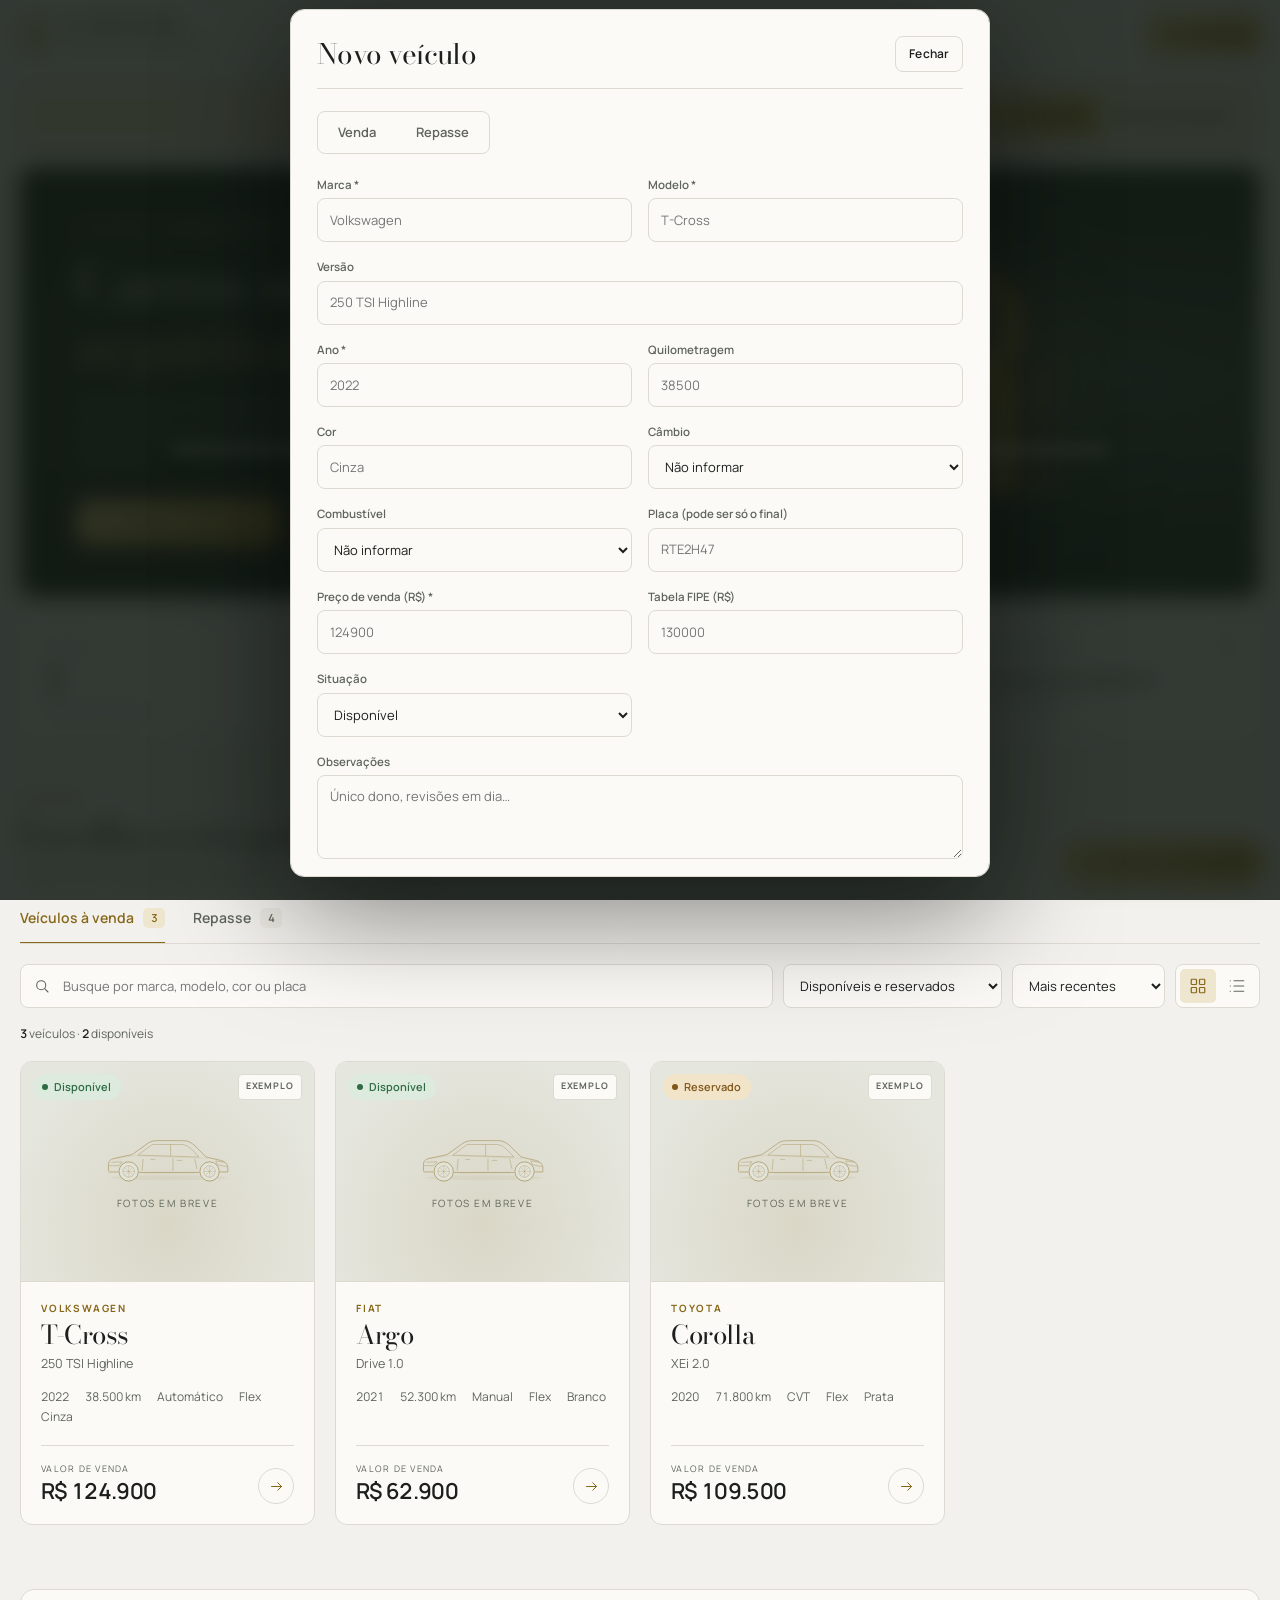
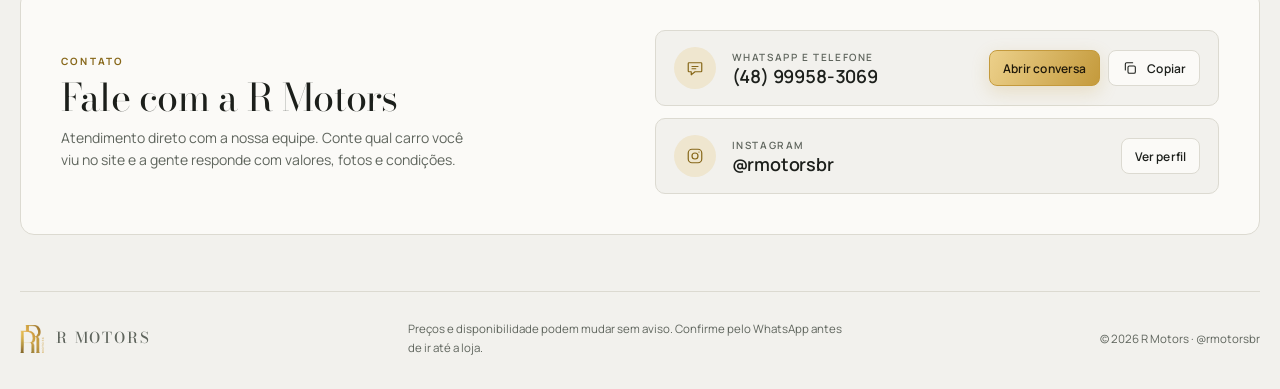
<file: page.html>
<title>R Motors</title>
<meta name="claude:viewport-fit-sides" content="cover">
<link rel="preconnect" href="https://fonts.googleapis.com"><link rel="preconnect" href="https://fonts.gstatic.com" crossorigin>
<link rel="stylesheet" href="https://fonts.googleapis.com/css2?family=Bodoni+Moda:ital,opsz,wght@0,6..96,400;0,6..96,500;1,6..96,400&family=Manrope:wght@400;500;600;700&display=swap">
<style>
/* Layout: cabeçalho fixo com a marca → destaque escuro com o monograma → estoque em abas (cartões nas vendas, tabela no repasse) → contato → rodapé. Edição do estoque só aparece para o dono. */
:root {
  color-scheme: dark;
  --bg: #0f1110;
  --surface: #171a18;
  --surface-2: #1f2320;
  --ink: #f1eee6;
  --ink-2: #a2a79f;
  --line: #2c312c;
  --accent: #d8b45e;
  --accent-ink: #1c1707;
  --accent-soft: #2a2719;
  --ph-bg: #1b1f1c;
  --ok: #8fcfa0;
  --ok-soft: #1d3226;
  --warn: #e6bf72;
  --warn-soft: #352c1a;
  --off: #b0b5ae;
  --off-soft: #2a2f2b;
  --danger: #f0a198;
  --scrim: rgba(5, 8, 6, .78);
  --gold-a: #ecd08a;
  --gold-b: #c49a3c;
  --hero-1: #3b493f;
  --hero-2: #1e2822;
  --hero-3: #151b17;
  --hero-ink: #f3f0e8;
  --hero-ink-2: #b5bdb2;
  --hero-gold: #e0c27a;
  --font-display: 'Bodoni Moda', 'Didot', 'Bodoni 72', Georgia, serif;
  --font-body: 'Manrope', system-ui, -apple-system, 'Segoe UI', sans-serif;
  --logo: url([data-uri]);
}
@media (prefers-color-scheme: light) {
  :root:not([data-theme="dark"]) {
    color-scheme: light;
    --bg: #f2f1ed; --surface: #fbfaf7; --surface-2: #ebe9e2; --ink: #1c1f1b; --ink-2: #5f655d; --line: #dcdad1;
    --accent: #876719; --accent-ink: #fffaf0; --accent-soft: #efe6cf; --ph-bg: #e5e6de;
    --ok: #2f6b44; --ok-soft: #dcebdd; --warn: #80561a; --warn-soft: #f1e4c9; --off: #646b63; --off-soft: #e4e6df;
    --danger: #a8382f; --scrim: rgba(18, 26, 20, .62);
  }
}
:root[data-theme="light"] {
  color-scheme: light;
  --bg: #f2f1ed; --surface: #fbfaf7; --surface-2: #ebe9e2; --ink: #1c1f1b; --ink-2: #5f655d; --line: #dcdad1;
  --accent: #876719; --accent-ink: #fffaf0; --accent-soft: #efe6cf; --ph-bg: #e5e6de;
  --ok: #2f6b44; --ok-soft: #dcebdd; --warn: #80561a; --warn-soft: #f1e4c9; --off: #646b63; --off-soft: #e4e6df;
  --danger: #a8382f; --scrim: rgba(18, 26, 20, .62);
}

* { box-sizing: border-box; }
html { scroll-behavior: smooth; scroll-padding-top: 84px; }
body {
  margin: 0;
  background: var(--bg);
  color: var(--ink);
  font: 400 14px/1.6 var(--font-body);
  -webkit-font-smoothing: antialiased;
  padding-left: max(16px, env(safe-area-inset-left, 0px));
  padding-right: max(16px, env(safe-area-inset-right, 0px));
  padding-block: 0 0;
  overflow-x: clip;
}
body::before { content: ""; position: fixed; inset: 0 0 auto; height: env(safe-area-inset-top, 0px); z-index: 40; background: var(--bg); }
button, input, select, textarea { font: inherit; color: inherit; }
button, a, input, select, textarea { -webkit-tap-highlight-color: transparent; }
button, a { touch-action: manipulation; }
a { color: inherit; text-decoration: none; }
button { cursor: pointer; }
button:disabled { cursor: default; }
:focus-visible { outline: 2px solid var(--accent); outline-offset: 3px; }
::selection { background: var(--accent); color: var(--accent-ink); }
.sr { position: absolute; width: 1px; height: 1px; overflow: hidden; clip: rect(0 0 0 0); white-space: nowrap; }
.skip { position: fixed; left: 16px; top: -100px; z-index: 99; background: var(--accent); color: var(--accent-ink); padding: 12px 16px; border-radius: 6px; font-weight: 600; }
.skip:focus { top: calc(12px + env(safe-area-inset-top, 0px)); }
svg.icon { width: 18px; height: 18px; flex-shrink: 0; fill: none; stroke: currentColor; stroke-width: 1.6; stroke-linecap: round; stroke-linejoin: round; }
.symbol-bank { position: absolute; width: 0; height: 0; overflow: hidden; }
.logo-mark { display: block; background: var(--logo) center / contain no-repeat; aspect-ratio: 787 / 913; }
.wrap { max-width: 1240px; margin: 0 auto; width: 100%; min-width: 0; }

/* Botões */
.btn {
  display: inline-flex; align-items: center; justify-content: center; gap: 9px;
  min-height: 44px; padding: 10px 18px; border-radius: 8px; border: 1px solid var(--line);
  background: var(--surface); color: var(--ink); font-size: 13px; font-weight: 600; letter-spacing: .01em; white-space: nowrap;
  transition: background .2s, border-color .2s, color .2s, box-shadow .2s;
}
.btn:hover { border-color: var(--accent); color: var(--accent); }
.btn.primary { background: linear-gradient(115deg, var(--gold-a), var(--gold-b)); border-color: var(--gold-b); color: #20190a; box-shadow: 0 6px 18px rgba(196, 154, 60, .22); }
.btn.primary:hover { filter: brightness(1.07); color: #20190a; }
.btn.ghost { background: transparent; }
.btn.danger { color: var(--danger); }
.btn.danger:hover { border-color: var(--danger); color: var(--danger); }
.btn.small { min-height: 36px; padding: 6px 13px; font-size: 12px; }
.btn[disabled] { opacity: .55; }
.btn .icon { width: 16px; height: 16px; }
.icon-btn { display: grid; place-items: center; width: 40px; height: 40px; border-radius: 50%; border: 1px solid var(--line); background: var(--surface); color: var(--ink-2); transition: color .2s, border-color .2s; }
.icon-btn:hover { color: var(--accent); border-color: var(--accent); }
.eyebrow { text-transform: uppercase; font-size: 10px; letter-spacing: .22em; font-weight: 700; color: var(--accent); }

/* Cabeçalho */
.site-header { position: sticky; top: env(safe-area-inset-top, 0px); z-index: 30; margin-inline: calc(-1 * max(16px, env(safe-area-inset-left, 0px))) calc(-1 * max(16px, env(safe-area-inset-right, 0px))); padding-left: max(16px, env(safe-area-inset-left, 0px)); padding-right: max(16px, env(safe-area-inset-right, 0px)); background: color-mix(in srgb, var(--bg) 90%, transparent); backdrop-filter: blur(12px); border-bottom: 1px solid var(--line); }
.hdr-in { max-width: 1240px; margin: 0 auto; min-height: 68px; display: flex; align-items: center; gap: 24px; justify-content: space-between; }
.brand { display: flex; align-items: center; gap: 12px; min-width: 0; }
.brand .logo-mark { width: 31px; flex-shrink: 0; }
.brand-text { display: grid; line-height: 1.15; min-width: 0; }
.brand-name { font: 500 19px/1.1 var(--font-display); letter-spacing: .12em; text-transform: uppercase; white-space: nowrap; }
.brand-caption { font-size: 9px; letter-spacing: .2em; text-transform: uppercase; color: var(--ink-2); margin-top: 4px; white-space: nowrap; }
.main-nav { display: flex; gap: 6px; }
.main-nav button, .main-nav a { background: none; border: 0; padding: 9px 14px; border-radius: 6px; font-size: 13px; font-weight: 500; color: var(--ink-2); transition: color .2s, background .2s; }
.main-nav button:hover, .main-nav a:hover { color: var(--accent); background: var(--accent-soft); }
.hdr-actions { display: flex; align-items: center; gap: 10px; }

/* Barra do dono */
.admin-bar { margin-top: 16px; display: flex; flex-wrap: wrap; align-items: center; gap: 10px 14px; padding: 12px 16px; border: 1px solid color-mix(in srgb, var(--accent) 35%, var(--line)); background: var(--accent-soft); border-radius: 10px; }
.admin-bar .ab-text { flex: 1 1 240px; min-width: 0; font-size: 12.5px; line-height: 1.5; color: var(--ink); }
.admin-bar .ab-text b { color: var(--accent); font-weight: 700; }
.admin-bar .ab-text span { color: var(--ink-2); display: block; font-size: 11.5px; }
.admin-bar .ab-actions { display: flex; flex-wrap: wrap; gap: 8px; }

/* Destaque */
.hero { position: relative; isolation: isolate; overflow: hidden; margin-top: 20px; border-radius: 14px; border: 1px solid #484c3b; background: radial-gradient(ellipse at 78% 50%, var(--hero-1) 0%, var(--hero-2) 46%, var(--hero-3) 85%); color: var(--hero-ink); display: grid; grid-template-columns: minmax(0, 1.1fr) minmax(0, .9fr); align-items: center; gap: 24px; padding: 52px 56px; min-height: 420px; }
.hero::after { content: ""; position: absolute; inset: 0; pointer-events: none; opacity: .22; background-image: url("data:image/svg+xml,%3Csvg viewBox='0 0 180 180' xmlns='http://www.w3.org/2000/svg'%3E%3Cfilter id='n'%3E%3CfeTurbulence type='fractalNoise' baseFrequency='.9' numOctaves='3' stitchTiles='stitch'/%3E%3C/filter%3E%3Crect width='100%25' height='100%25' opacity='.17' filter='url(%23n)'/%3E%3C/svg%3E"); }
.hero-copy { position: relative; z-index: 2; min-width: 0; }
.hero .eyebrow { color: var(--hero-gold); }
.hero h1 { font: 400 clamp(34px, 4.6vw, 58px)/1.08 var(--font-display); letter-spacing: -.02em; margin: 16px 0 16px; text-wrap: balance; }
.hero h1 em { color: var(--hero-gold); font-style: italic; }
.hero p { margin: 0 0 28px; max-width: 46ch; font-size: 15px; line-height: 1.75; color: var(--hero-ink-2); }
.hero-cta { display: flex; flex-wrap: wrap; align-items: center; gap: 14px 22px; }
.text-link { display: inline-flex; align-items: center; gap: 12px; font-size: 13px; font-weight: 600; color: var(--hero-gold); padding-bottom: 4px; border-bottom: 1px solid rgba(224, 194, 122, .4); transition: gap .25s; }
.text-link:hover { gap: 18px; }
.text-link .icon { width: 15px; height: 15px; }
.hero-art { position: relative; z-index: 1; display: grid; place-items: center; min-width: 0; }
.hero-art::before, .hero-art::after { content: ""; position: absolute; border-radius: 50%; border: 1px solid rgba(224, 194, 122, .16); }
.hero-art::before { width: min(100%, 400px); aspect-ratio: 1; }
.hero-art::after { width: min(78%, 310px); aspect-ratio: 1; border-color: rgba(224, 194, 122, .1); }
.hero-glow { position: absolute; width: 70%; aspect-ratio: 1; border-radius: 50%; background: radial-gradient(circle, rgba(224, 194, 122, .26), transparent 66%); animation: breathe 7s ease-in-out infinite; }
.hero-logo { position: relative; width: min(44%, 190px); filter: drop-shadow(0 14px 30px rgba(0, 0, 0, .45)); animation: arrive 1.1s cubic-bezier(.15, .8, .25, 1) both; }

/* Resumo */
.stats { margin: 20px 0 52px; display: grid; grid-template-columns: repeat(4, minmax(0, 1fr)); border: 1px solid var(--line); border-radius: 12px; background: var(--surface); }
.stat { padding: 20px 24px; position: relative; min-width: 0; }
.stat + .stat::before { content: ""; position: absolute; left: 0; top: 22px; bottom: 22px; width: 1px; background: var(--line); }
.stat-label { font-size: 11px; color: var(--ink-2); display: flex; align-items: center; justify-content: space-between; gap: 8px; }
.stat-label .icon { color: var(--accent); width: 17px; height: 17px; opacity: .8; }
.stat-number { font: 500 30px/1.2 var(--font-body); letter-spacing: -.03em; margin: 6px 0 2px; font-variant-numeric: tabular-nums; }
.stat-number.date { font-size: 17px; line-height: 1.7; letter-spacing: -.01em; margin-top: 10px; }
.stat-note { font-size: 11px; color: var(--ink-2); }

/* Estoque */
.sec-head { margin-bottom: 22px; }
.sec-head h2, .contact h2 { margin: 6px 0 6px; font: 400 clamp(28px, 3vw, 38px)/1.2 var(--font-display); letter-spacing: -.02em; text-wrap: balance; }
.sec-head p { margin: 0; color: var(--ink-2); font-size: 13px; }
.tabs { display: flex; gap: 28px; border-bottom: 1px solid var(--line); overflow-x: auto; }
.tab { background: none; border: 0; border-bottom: 2px solid transparent; margin-bottom: -1px; padding: 0 0 13px; font-size: 14px; font-weight: 600; color: var(--ink-2); display: inline-flex; align-items: center; gap: 9px; white-space: nowrap; transition: color .2s, border-color .2s; }
.tab:hover { color: var(--ink); }
.tab[aria-selected="true"] { color: var(--accent); border-bottom-color: var(--accent); }
.tab .n { font-size: 11px; font-weight: 600; min-width: 22px; height: 20px; padding: 0 6px; display: grid; place-items: center; background: var(--surface-2); color: var(--ink-2); border-radius: 5px; font-variant-numeric: tabular-nums; }
.tab[aria-selected="true"] .n { background: var(--accent-soft); color: var(--accent); }
.tools { display: flex; flex-wrap: wrap; gap: 10px; margin-top: 20px; align-items: center; }
.search-wrap { flex: 1 1 260px; min-width: 0; position: relative; }
.search-wrap > .icon { position: absolute; left: 14px; top: 14px; width: 16px; height: 16px; color: var(--ink-2); pointer-events: none; }
.field, .tools input, .tools select, .panel input[type="text"], .panel input[type="number"], .panel select, .panel textarea { width: 100%; background: var(--surface); border: 1px solid var(--line); border-radius: 8px; padding: 10px 12px; min-height: 44px; font-size: 13px; }
.tools input.search { padding-left: 42px; }
.tools select { width: auto; flex: 0 1 auto; max-width: 100%; padding-right: 30px; }
.view-controls { display: flex; padding: 4px; border: 1px solid var(--line); border-radius: 8px; gap: 3px; height: 44px; background: var(--surface); }
.view-btn { background: none; border: 0; border-radius: 5px; color: var(--ink-2); width: 36px; display: grid; place-items: center; }
.view-btn[aria-pressed="true"] { background: var(--accent-soft); color: var(--accent); }
.summary { margin: 16px 0 18px; font-size: 12px; color: var(--ink-2); }
.summary b { color: var(--ink); font-weight: 600; font-variant-numeric: tabular-nums; }
.empty { padding: 56px 20px; text-align: center; color: var(--ink-2); border: 1px solid var(--line); background: var(--surface); border-radius: 12px; font-size: 13px; }
.empty strong { display: block; color: var(--ink); font: 400 26px/1.3 var(--font-display); margin-bottom: 8px; }

.grid-cards { display: grid; grid-template-columns: repeat(auto-fill, minmax(280px, 1fr)); gap: 20px; }
.card { background: var(--surface); border: 1px solid var(--line); border-radius: 12px; overflow: hidden; display: flex; flex-direction: column; min-width: 0; cursor: pointer; transition: transform .3s, border-color .3s, box-shadow .3s; animation: rise .5s backwards; }
.card:hover { transform: translateY(-4px); border-color: color-mix(in srgb, var(--accent) 60%, var(--line)); box-shadow: 0 18px 34px rgba(0, 0, 0, .22); }
.card .ph { position: relative; aspect-ratio: 4 / 3; max-width: 100%; background: var(--ph-bg); overflow: hidden; border-bottom: 1px solid var(--line); }
.card .ph img { width: 100%; height: 100%; object-fit: cover; display: block; transition: transform .6s; }
.card:hover .ph img { transform: scale(1.04); }
.badges { position: absolute; top: 12px; left: 12px; right: 12px; display: flex; justify-content: space-between; gap: 6px; }
.card .body { padding: 18px 20px 20px; display: flex; flex-direction: column; gap: 4px; flex: 1; min-width: 0; }
.make-label { font-size: 10px; letter-spacing: .18em; text-transform: uppercase; color: var(--accent); font-weight: 700; }
.card h3 { margin: 0; font: 400 26px/1.15 var(--font-display); letter-spacing: -.015em; overflow-wrap: anywhere; }
.card h3 button { background: none; border: 0; padding: 0; text-align: left; font: inherit; letter-spacing: inherit; color: inherit; }
.ver { margin: 0; color: var(--ink-2); font-size: 12.5px; min-height: 19px; overflow-wrap: anywhere; }
.specs { list-style: none; padding: 0; margin: 12px 0 16px; display: flex; flex-wrap: wrap; gap: 6px 16px; }
.specs li { font-size: 12px; color: var(--ink-2); line-height: 1.2; font-variant-numeric: tabular-nums; }
.foot { margin-top: auto; padding-top: 16px; border-top: 1px solid var(--line); display: flex; align-items: flex-end; justify-content: space-between; gap: 8px; }
.price-label { font-size: 9px; letter-spacing: .14em; color: var(--ink-2); text-transform: uppercase; margin-bottom: 2px; }
.price { font: 600 22px/1.2 var(--font-body); letter-spacing: -.03em; white-space: nowrap; font-variant-numeric: tabular-nums; }
.foot-act { display: flex; gap: 6px; }
.round { display: grid; place-items: center; width: 36px; height: 36px; border-radius: 50%; border: 1px solid var(--line); background: transparent; color: var(--accent); transition: background .2s, border-color .2s; }
.round:hover { background: var(--accent-soft); border-color: var(--accent); }
.round .icon { width: 15px; height: 15px; }
.card.vendido { opacity: .66; }
.card.vendido:hover { opacity: 1; }
.card.vendido .ph img { filter: grayscale(.8); }
.card.vendido .price { color: var(--ink-2); text-decoration: line-through; text-decoration-thickness: 1px; }
.list-view { display: grid; gap: 12px; }
.list-view .card { display: grid; grid-template-columns: 250px minmax(0, 1fr); }
.list-view .card .ph { height: 100%; aspect-ratio: auto; border-bottom: 0; border-right: 1px solid var(--line); min-height: 170px; }
.list-view .card .body { display: grid; grid-template-columns: minmax(0, 1fr) auto; gap: 3px 22px; align-items: start; }
.list-view .card .body > :not(.foot) { grid-column: 1; }
.list-view .card .specs { margin: 10px 0 0; }
.list-view .card .foot { grid-column: 2; grid-row: 1 / 5; border: 0; padding: 0; align-self: center; flex-direction: column; align-items: flex-end; gap: 14px; }

.pill { display: inline-flex; align-items: center; gap: 6px; font-size: 11px; font-weight: 600; padding: 4px 10px 4px 9px; border-radius: 999px; white-space: nowrap; }
.pill::before { content: ""; width: 6px; height: 6px; border-radius: 50%; background: currentColor; }
.st-disponivel { color: var(--ok); background: var(--ok-soft); }
.st-reservado { color: var(--warn); background: var(--warn-soft); }
.st-vendido { color: var(--off); background: var(--off-soft); }
.tag { font-size: 9px; font-weight: 700; letter-spacing: .1em; text-transform: uppercase; padding: 4px 7px; border-radius: 4px; background: var(--surface); color: var(--ink-2); border: 1px solid var(--line); }
.noimg { position: relative; width: 100%; height: 100%; display: grid; place-content: center; justify-items: center; gap: 8px; overflow: hidden; color: var(--accent); background: radial-gradient(ellipse at 50% 75%, color-mix(in srgb, var(--accent) 12%, var(--ph-bg)), var(--ph-bg) 80%); font-size: 10px; letter-spacing: .16em; text-transform: uppercase; }
.noimg svg { width: 190px; max-width: 76%; height: auto; opacity: .7; }
.noimg span { color: var(--ink-2); }
.noimg.compact svg { width: 44px; }
.noimg.compact span { display: none; }

/* Tabela de repasse */
.tablewrap { overflow-x: auto; background: var(--surface); border: 1px solid var(--line); border-radius: 12px; max-width: 100%; }
table { width: 100%; min-width: 980px; border-collapse: collapse; }
th { text-align: left; font-size: 10px; font-weight: 700; letter-spacing: .12em; text-transform: uppercase; color: var(--ink-2); padding: 15px 14px; background: var(--surface-2); border-bottom: 1px solid var(--line); white-space: nowrap; }
td { padding: 14px; border-bottom: 1px solid var(--line); vertical-align: middle; font-size: 13px; }
tbody tr { cursor: pointer; transition: background .2s; }
tbody tr:last-child td { border-bottom: 0; }
tbody tr:hover { background: var(--accent-soft); }
th.num, td.num { text-align: right; font-variant-numeric: tabular-nums; white-space: nowrap; }
td .thumb { width: 76px; height: 57px; border-radius: 6px; object-fit: cover; display: block; background: var(--ph-bg); }
td .thumbph { width: 76px; height: 57px; border-radius: 6px; overflow: hidden; }
.vname { font: 400 20px/1.2 var(--font-display); letter-spacing: -.01em; }
.vsub { color: var(--ink-2); font-size: 11.5px; margin-top: 4px; }
.plate { font: 600 12px/1 ui-monospace, Menlo, Consolas, monospace; letter-spacing: .06em; }
.rprice { font-weight: 700; font-size: 15px; letter-spacing: -.02em; }
.delta { display: block; font-size: 10.5px; color: var(--ink-2); margin-top: 3px; }
.delta.neg { color: var(--ok); }
tr.vendido td { color: var(--ink-2); }
tr.vendido .thumb { filter: grayscale(.8); }
.rp-list { display: none; gap: 12px; }
.rp-item { display: grid; grid-template-columns: 96px minmax(0, 1fr); gap: 4px 14px; padding: 12px; background: var(--surface); border: 1px solid var(--line); border-radius: 12px; cursor: pointer; min-width: 0; }
.rp-item.vendido { opacity: .7; }
.rp-item .rp-img { grid-row: 1 / 3; width: 96px; height: 72px; border-radius: 8px; overflow: hidden; background: var(--ph-bg); }
.rp-item .rp-img img { width: 100%; height: 100%; object-fit: cover; display: block; }
.rp-item .vname { font-size: 19px; overflow-wrap: anywhere; }
.rp-meta { grid-column: 1 / -1; font-size: 12px; color: var(--ink-2); display: flex; flex-wrap: wrap; gap: 3px 12px; font-variant-numeric: tabular-nums; }
.rp-row { grid-column: 1 / -1; display: flex; align-items: center; justify-content: space-between; gap: 10px; padding-top: 8px; border-top: 1px solid var(--line); }
.rp-row .delta { display: inline; margin-left: 6px; }

/* Contato */
.contact { margin-top: 64px; display: grid; grid-template-columns: minmax(0, 1fr) minmax(0, 1.05fr); gap: 36px 56px; align-items: center; padding: 40px; border: 1px solid var(--line); border-radius: 14px; background: var(--surface); }
.contact p { color: var(--ink-2); font-size: 14px; max-width: 46ch; margin: 0; }
.contact-list { display: grid; gap: 12px; min-width: 0; }
.c-row { display: flex; flex-wrap: wrap; align-items: center; gap: 12px 16px; padding: 16px 18px; border: 1px solid var(--line); border-radius: 10px; background: var(--bg); min-width: 0; }
.c-ico { display: grid; place-items: center; width: 42px; height: 42px; border-radius: 50%; background: var(--accent-soft); color: var(--accent); flex-shrink: 0; }
.c-info { flex: 1 1 160px; min-width: 0; }
.c-label { font-size: 10px; letter-spacing: .16em; text-transform: uppercase; color: var(--ink-2); font-weight: 600; }
.c-value { font: 600 18px/1.3 var(--font-body); letter-spacing: -.01em; overflow-wrap: anywhere; font-variant-numeric: tabular-nums; }
.c-act { display: flex; flex-wrap: wrap; gap: 8px; }
.page-footer { margin-top: 56px; padding: 28px 0 32px; border-top: 1px solid var(--line); display: flex; flex-wrap: wrap; align-items: center; justify-content: space-between; gap: 14px 24px; font-size: 11.5px; color: var(--ink-2); }
.page-footer .brand .logo-mark { width: 24px; }
.page-footer p { margin: 0; max-width: 62ch; }
.fab { position: fixed; z-index: 25; right: max(16px, env(safe-area-inset-right, 0px)); bottom: calc(16px + env(safe-area-inset-bottom, 0px)); box-shadow: 0 10px 28px rgba(0, 0, 0, .35); border-radius: 999px; }

/* Janelas */
.overlay { position: fixed; inset: 0; z-index: 50; background: var(--scrim); backdrop-filter: blur(8px); display: flex; align-items: center; justify-content: center; padding: calc(16px + env(safe-area-inset-top, 0px)) max(16px, env(safe-area-inset-right, 0px)) calc(16px + env(safe-area-inset-bottom, 0px)) max(16px, env(safe-area-inset-left, 0px)); }
.panel { background: var(--surface); border: 1px solid var(--line); border-radius: 14px; width: 100%; max-width: 700px; max-height: 100%; overflow-y: auto; padding: 26px; display: flex; flex-direction: column; gap: 22px; box-shadow: 0 30px 120px rgba(0, 0, 0, .5); animation: rise .25s ease both; min-width: 0; }
.panel > * { flex-shrink: 0; }
.panel-head { display: flex; align-items: center; justify-content: space-between; gap: 12px; padding-bottom: 16px; border-bottom: 1px solid var(--line); }
.panel h2 { margin: 0; font: 400 28px/1.2 var(--font-display); letter-spacing: -.02em; }
.seg { border: 1px solid var(--line); border-radius: 8px; margin: 0; padding: 0; display: inline-flex; overflow: hidden; align-self: flex-start; }
.seg label { cursor: pointer; position: relative; }
.seg span { display: block; padding: 10px 20px; font-weight: 600; font-size: 13px; color: var(--ink-2); }
.seg input { position: absolute; opacity: 0; pointer-events: none; }
.seg input:checked + span { background: var(--accent); color: var(--accent-ink); }
.seg input:focus-visible + span { outline: 2px solid var(--accent); outline-offset: -4px; }
.fields { display: grid; grid-template-columns: repeat(2, minmax(0, 1fr)); gap: 16px; }
.fields > label { display: flex; flex-direction: column; gap: 4px; min-width: 0; }
.fields .span2 { grid-column: 1 / -1; }
.lbl { font-size: 11.5px; font-weight: 600; color: var(--ink-2); }
.panel input:focus, .panel select:focus, .panel textarea:focus, .tools input:focus { border-color: var(--accent); outline: none; }
.panel textarea { resize: vertical; min-height: 84px; }
.hint { margin: 0; font-size: 11.5px; line-height: 1.7; color: var(--ink-2); }
.err { color: var(--danger); font-size: 13px; margin: 0; }
.actions { display: flex; flex-wrap: wrap; gap: 10px; align-items: center; padding-top: 18px; border-top: 1px solid var(--line); }
.actions .grow { flex: 1; }
.photos-grid { display: grid; grid-template-columns: repeat(auto-fill, minmax(112px, 1fr)); gap: 10px; }
.ph-item { position: relative; aspect-ratio: 4 / 3; border-radius: 8px; overflow: hidden; border: 1px solid var(--line); background: var(--ph-bg); }
.ph-item img { width: 100%; height: 100%; object-fit: cover; display: block; }
.ph-item .ph-tools { position: absolute; left: 4px; right: 4px; bottom: 4px; display: flex; gap: 4px; justify-content: space-between; }
.ph-item button { border: 0; border-radius: 5px; padding: 4px 7px; font-size: 10.5px; font-weight: 700; background: rgba(8, 10, 9, .8); color: #f1eee6; }
.ph-item .cover-tag { position: absolute; top: 4px; left: 4px; font-size: 9px; font-weight: 700; letter-spacing: .1em; text-transform: uppercase; padding: 3px 6px; border-radius: 4px; background: var(--accent); color: var(--accent-ink); }
.detail { position: relative; max-width: 940px; padding: 0; gap: 0; overflow: hidden; display: grid; grid-template-columns: minmax(0, 1.1fr) minmax(0, 1fr); grid-template-rows: minmax(0, 1fr); }
.d-gallery { background: var(--ph-bg); display: flex; flex-direction: column; min-width: 0; }
.d-main { position: relative; flex: 1; min-height: 280px; max-width: 100%; background: var(--ph-bg); overflow: hidden; }
.d-main > .noimg { position: absolute; inset: 0; }
.d-main > img { position: absolute; inset: 0; }
.d-main img { width: 100%; height: 100%; object-fit: cover; display: block; }
.d-thumbs { display: flex; gap: 8px; padding: 10px; overflow-x: auto; }
.d-thumbs button { flex: 0 0 74px; height: 56px; border: 2px solid transparent; border-radius: 6px; padding: 0; overflow: hidden; background: var(--ph-bg); opacity: .7; }
.d-thumbs button[aria-current="true"] { border-color: var(--accent); opacity: 1; }
.d-thumbs img { width: 100%; height: 100%; object-fit: cover; display: block; }
.d-body { padding: 26px; display: flex; flex-direction: column; gap: 14px; min-width: 0; overflow-y: auto; }
.d-top { display: flex; align-items: flex-start; justify-content: space-between; gap: 12px; }
.d-body h2 { margin: 0; font: 400 32px/1.1 var(--font-display); letter-spacing: -.02em; overflow-wrap: anywhere; }
.d-price { font: 600 30px/1.1 var(--font-body); letter-spacing: -.04em; font-variant-numeric: tabular-nums; }
.d-fipe { font-size: 12px; color: var(--ink-2); margin-top: 4px; }
.d-fipe .neg { color: var(--ok); font-weight: 600; }
.d-specs { display: grid; grid-template-columns: repeat(2, minmax(0, 1fr)); gap: 0; margin: 0; border-top: 1px solid var(--line); }
.d-specs div { padding: 10px 0; border-bottom: 1px solid var(--line); min-width: 0; }
.d-specs dt { font-size: 10px; letter-spacing: .14em; text-transform: uppercase; color: var(--ink-2); font-weight: 600; }
.d-specs dd { margin: 2px 0 0; font-weight: 600; font-size: 14px; overflow-wrap: anywhere; }
.d-obs { margin: 0; font-size: 13px; color: var(--ink-2); line-height: 1.75; white-space: pre-line; overflow-wrap: anywhere; }
.d-cta { display: grid; gap: 10px; margin-top: auto; padding-top: 6px; }
.d-close { position: absolute; top: 12px; left: 12px; z-index: 2; background: rgba(8, 10, 9, .6); border-color: rgba(255, 255, 255, .2); color: #f1eee6; }
.toast { position: fixed; left: 50%; transform: translateX(-50%); z-index: 60; bottom: calc(76px + env(safe-area-inset-bottom, 0px)); background: var(--ink); color: var(--bg); padding: 12px 20px; border-radius: 8px; font-size: 13px; max-width: calc(100% - 32px); box-shadow: 0 12px 50px rgba(0, 0, 0, .35); }

@keyframes rise { from { opacity: 0; transform: translateY(14px); } to { opacity: 1; transform: translateY(0); } }
@keyframes arrive { from { opacity: 0; transform: translateX(22px) scale(.97); } to { opacity: 1; transform: none; } }
@keyframes breathe { 0%, 100% { opacity: .45; } 50% { opacity: .9; } }

@media (max-width: 1020px) {
  .hero { padding: 40px 36px; min-height: 0; }
  .grid-cards { grid-template-columns: repeat(2, minmax(0, 1fr)); }
  .main-nav { display: none; }
  .contact { grid-template-columns: 1fr; padding: 32px; }
}
@media (max-width: 760px) {
  .hero { grid-template-columns: 1fr; padding: 32px 24px 24px; gap: 8px; }
  .hero-art { order: -1; min-height: 190px; }
  .hero-art::before { width: 190px; }
  .hero-art::after { width: 150px; }
  .hero-logo { width: 84px; }
  .hero p { font-size: 14px; }
  .stats { grid-template-columns: repeat(2, minmax(0, 1fr)); margin-bottom: 40px; }
  .stat { padding: 16px 18px; }
  .stat:nth-child(3), .stat:nth-child(4) { border-top: 1px solid var(--line); }
  .stat:nth-child(3)::before { display: none; }
  .stat-number { font-size: 26px; }
  .stat-number.date { font-size: 14px; margin-top: 12px; }
  .only-wide { display: none; }
  .rp-list { display: grid; }
  .list-view .card { grid-template-columns: 1fr; }
  .list-view .card .ph { aspect-ratio: 4 / 3; height: auto; border-right: 0; border-bottom: 1px solid var(--line); min-height: 0; }
  .list-view .card .body { display: flex; }
  .list-view .card .foot { flex-direction: row; align-items: flex-end; border-top: 1px solid var(--line); padding-top: 16px; }
  .detail { grid-template-columns: 1fr; }
  .detail { overflow-y: auto; grid-template-rows: auto; }
  .d-main { flex: none; aspect-ratio: 4 / 3; min-height: 0; }
  .d-body { overflow: visible; }
  .fields { grid-template-columns: 1fr; }
  .panel { padding: 20px 18px; }
  .contact { padding: 24px 18px; }
  .hdr-in { gap: 10px; }
  .brand-caption { display: none; }
  .tools select { flex: 1 1 140px; }
}
@media (max-width: 520px) {
  .grid-cards { grid-template-columns: 1fr; }
  .hdr-actions .btn span { display: none; }
  .hdr-actions .btn { padding: 8px 12px; }
  .fab span { display: inline; }
  .page-footer { flex-direction: column; align-items: flex-start; }
}
@media (prefers-reduced-motion: reduce) {
  html { scroll-behavior: auto; }
  *, *::before, *::after { animation: none !important; transition: none !important; }
}

</style>
<a class="skip" href="#estoque">Ir para o estoque</a>
<svg class="symbol-bank" xmlns="http://www.w3.org/2000/svg" aria-hidden="true"><defs>
<symbol id="i-grid" viewBox="0 0 24 24"><rect x="3" y="3" width="7" height="7" rx="1"/><rect x="14" y="3" width="7" height="7" rx="1"/><rect x="3" y="14" width="7" height="7" rx="1"/><rect x="14" y="14" width="7" height="7" rx="1"/></symbol>
<symbol id="i-car" viewBox="0 0 24 24"><path d="m5 9 2-5h10l2 5M3 11l2-2h14l2 2v7H3zM6 13h2m8 0h2M5 18v2m14-2v2"/></symbol>
<symbol id="i-plus" viewBox="0 0 24 24"><path d="M12 5v14M5 12h14"/></symbol>
<symbol id="i-arrow" viewBox="0 0 24 24"><path d="M4 12h16m-6-6 6 6-6 6"/></symbol>
<symbol id="i-search" viewBox="0 0 24 24"><circle cx="10.8" cy="10.8" r="6.8"/><path d="m16 16 5 5"/></symbol>
<symbol id="i-list" viewBox="0 0 24 24"><path d="M8 5h13M8 12h13M8 19h13M3 5h.1M3 12h.1M3 19h.1"/></symbol>
<symbol id="i-check" viewBox="0 0 24 24"><circle cx="12" cy="12" r="9"/><path d="m8 12 3 3 5-6"/></symbol>
<symbol id="i-clock" viewBox="0 0 24 24"><circle cx="12" cy="12" r="9"/><path d="M12 7v5l3 2"/></symbol>
<symbol id="i-tag" viewBox="0 0 24 24"><path d="M3 12V4a1 1 0 0 1 1-1h8l9 9-9 9z"/><circle cx="8" cy="8" r="1.3"/></symbol>
<symbol id="i-cal" viewBox="0 0 24 24"><rect x="3" y="5" width="18" height="16" rx="2"/><path d="M3 10h18M8 3v4m8-4v4"/></symbol>
<symbol id="i-sun" viewBox="0 0 24 24"><circle cx="12" cy="12" r="4"/><path d="M12 2v2m0 16v2M2 12h2m16 0h2M5 5l1.5 1.5m11 11L19 19M5 19l1.5-1.5m11-11L19 5"/></symbol>
<symbol id="i-moon" viewBox="0 0 24 24"><path d="M21 13a9 9 0 0 1-10-10A9 9 0 1 0 21 13Z"/></symbol>
<symbol id="i-edit" viewBox="0 0 24 24"><path d="m15 5 4 4M4 20l5-1L21 7a2.8 2.8 0 0 0-4-4L5 15z"/></symbol>
<symbol id="i-close" viewBox="0 0 24 24"><path d="M6 6l12 12M18 6 6 18"/></symbol>
<symbol id="i-chat" viewBox="0 0 24 24"><path d="M4 5h16a1 1 0 0 1 1 1v10a1 1 0 0 1-1 1h-8l-5 4v-4H4a1 1 0 0 1-1-1V6a1 1 0 0 1 1-1Z"/><path d="M8 10h8M8 13h5"/></symbol>
<symbol id="i-insta" viewBox="0 0 24 24"><rect x="3" y="3" width="18" height="18" rx="5"/><circle cx="12" cy="12" r="4"/><path d="M17.3 6.7h.01"/></symbol>
<symbol id="i-phone" viewBox="0 0 24 24"><path d="M5 4h4l2 5-2.5 1.5a11 11 0 0 0 5 5L15 13l5 2v4a1 1 0 0 1-1 1A16 16 0 0 1 4 5a1 1 0 0 1 1-1Z"/></symbol>
<symbol id="i-copy" viewBox="0 0 24 24"><rect x="9" y="9" width="11" height="11" rx="2"/><path d="M5 15V6a2 2 0 0 1 2-2h9"/></symbol>
</defs></svg>

<header class="site-header" id="topo">
  <div class="hdr-in">
    <a class="brand" href="#topo" aria-label="R Motors, início">
      <span class="logo-mark" role="img" aria-label="Logo R Motors"></span>
      <span class="brand-text"><span class="brand-name">R Motors</span><span class="brand-caption">Veículos selecionados</span></span>
    </a>
    <nav class="main-nav" aria-label="Seções do site">
      <button type="button" data-go="venda">Veículos à venda</button>
      <button type="button" data-go="repasse">Repasse</button>
      <a href="#contato">Contato</a>
    </nav>
    <div class="hdr-actions">
      <button class="icon-btn" id="theme-toggle" type="button" aria-label="Ativar tema claro" title="Ativar tema claro"><svg class="icon" aria-hidden="true"><use href="#i-sun"/></svg></button>
      <a class="btn primary small" id="hdr-wa" href="#" target="_blank" rel="noopener" aria-label="Chamar no WhatsApp"><svg class="icon" aria-hidden="true"><use href="#i-chat"/></svg><span>WhatsApp</span></a>
    </div>
  </div>
</header>

<main class="wrap">
  <section class="admin-bar" id="admin-bar" aria-label="Edição do estoque" hidden>
    <div class="ab-text" id="ab-text"></div>
    <div class="ab-actions">
      <button class="btn primary small" id="new" type="button"><svg class="icon" aria-hidden="true"><use href="#i-plus"/></svg>Novo veículo</button>
      <button class="btn ghost small" id="rm-ex" type="button" hidden>Remover exemplos</button>
    </div>
  </section>

  <section class="hero" aria-label="Apresentação" id="inicio">
    <div class="hero-copy">
      <div class="eyebrow">R Motors · Estoque online</div>
      <h1>Carros selecionados, <em>negócio direto.</em></h1>
      <p>Veja os veículos à venda e a tabela de repasse sempre atualizada. Encontrou o carro certo? Chame a gente no WhatsApp.</p>
      <div class="hero-cta">
        <a class="btn primary" id="hero-wa" href="#" target="_blank" rel="noopener"><svg class="icon" aria-hidden="true"><use href="#i-chat"/></svg>Chamar no WhatsApp</a>
        <a class="text-link" href="#estoque">Ver o estoque<svg class="icon" aria-hidden="true"><use href="#i-arrow"/></svg></a>
      </div>
    </div>
    <div class="hero-art" aria-hidden="true"><span class="hero-glow"></span><span class="logo-mark hero-logo"></span></div>
  </section>

  <section class="stats" aria-label="Resumo do estoque">
    <div class="stat"><div class="stat-label">À venda<svg class="icon" aria-hidden="true"><use href="#i-car"/></svg></div><div class="stat-number" id="st-venda">—</div><div class="stat-note">Veículos em estoque</div></div>
    <div class="stat"><div class="stat-label">Em repasse<svg class="icon" aria-hidden="true"><use href="#i-tag"/></svg></div><div class="stat-number" id="st-repasse">—</div><div class="stat-note">Na tabela de repasse</div></div>
    <div class="stat"><div class="stat-label">Disponíveis agora<svg class="icon" aria-hidden="true"><use href="#i-check"/></svg></div><div class="stat-number" id="st-disp">—</div><div class="stat-note">Prontos para negociar</div></div>
    <div class="stat"><div class="stat-label">Última atualização<svg class="icon" aria-hidden="true"><use href="#i-cal"/></svg></div><div class="stat-number date" id="st-date">—</div><div class="stat-note">Preços e situação</div></div>
  </section>

  <section id="estoque" aria-labelledby="estoque-title">
    <div class="sec-head"><div class="eyebrow">Estoque</div><h2 id="estoque-title">Escolha o seu próximo carro</h2><p>Toque em um veículo para ver os detalhes e falar direto com a gente.</p></div>
    <div class="tabs" role="tablist" aria-label="Listas do estoque">
      <button class="tab" role="tab" id="tab-venda" data-tab="venda" aria-selected="true" aria-controls="list">Veículos à venda <span class="n" id="n-venda">0</span></button>
      <button class="tab" role="tab" id="tab-repasse" data-tab="repasse" aria-selected="false" aria-controls="list">Repasse <span class="n" id="n-repasse">0</span></button>
    </div>
    <div class="tools">
      <div class="search-wrap"><svg class="icon" aria-hidden="true"><use href="#i-search"/></svg><input class="search" id="q" type="search" placeholder="Busque por marca, modelo, cor ou placa" aria-label="Buscar veículo" autocomplete="off"></div>
      <select id="fstatus" aria-label="Filtrar por situação"><option value="ativos">Disponíveis e reservados</option><option value="disponivel">Só disponíveis</option><option value="reservado">Só reservados</option><option value="vendido">Vendidos</option></select>
      <select id="sort" aria-label="Ordenar veículos"><option value="recent">Mais recentes</option><option value="price-asc">Menor preço</option><option value="price-desc">Maior preço</option><option value="year">Ano mais novo</option></select>
      <div class="view-controls" id="view-controls" role="group" aria-label="Visualização"><button class="view-btn" id="view-grid" type="button" aria-label="Visualização em grade" aria-pressed="true" title="Grade"><svg class="icon" aria-hidden="true"><use href="#i-grid"/></svg></button><button class="view-btn" id="view-list" type="button" aria-label="Visualização em lista" aria-pressed="false" title="Lista"><svg class="icon" aria-hidden="true"><use href="#i-list"/></svg></button></div>
    </div>
    <p class="summary" id="summary" aria-live="polite"></p>
    <div id="list" role="tabpanel" aria-labelledby="tab-venda" tabindex="0"></div>
  </section>

  <section class="contact" id="contato" aria-labelledby="contato-title">
    <div><div class="eyebrow">Contato</div><h2 id="contato-title">Fale com a R Motors</h2><p>Atendimento direto com a nossa equipe. Conte qual carro você viu no site e a gente responde com valores, fotos e condições.</p></div>
    <div class="contact-list">
      <div class="c-row">
        <span class="c-ico"><svg class="icon" aria-hidden="true"><use href="#i-chat"/></svg></span>
        <div class="c-info"><div class="c-label">WhatsApp e telefone</div><div class="c-value" id="phone-text">(48) 99958-3069</div></div>
        <div class="c-act"><a class="btn primary small" id="ct-wa" href="#" target="_blank" rel="noopener">Abrir conversa</a><button class="btn small" id="copy-phone" type="button"><svg class="icon" aria-hidden="true"><use href="#i-copy"/></svg>Copiar</button></div>
      </div>
      <div class="c-row">
        <span class="c-ico"><svg class="icon" aria-hidden="true"><use href="#i-insta"/></svg></span>
        <div class="c-info"><div class="c-label">Instagram</div><div class="c-value">@rmotorsbr</div></div>
        <div class="c-act"><a class="btn small" href="https://www.instagram.com/rmotorsbr/" target="_blank" rel="noopener">Ver perfil</a></div>
      </div>
    </div>
  </section>

  <footer class="page-footer">
    <span class="brand"><span class="logo-mark" role="img" aria-label="Logo R Motors"></span><span class="brand-name" style="font-size:15px">R Motors</span></span>
    <p>Preços e disponibilidade podem mudar sem aviso. Confirme pelo WhatsApp antes de ir até a loja.</p>
    <span>© 2026 R Motors · <a href="https://www.instagram.com/rmotorsbr/" target="_blank" rel="noopener">@rmotorsbr</a></span>
  </footer>
</main>

<a class="btn primary fab" id="fab-wa" href="#" target="_blank" rel="noopener"><svg class="icon" aria-hidden="true"><use href="#i-chat"/></svg><span>Chamar no WhatsApp</span></a>

<div class="overlay" id="ov-detail" hidden>
  <div class="panel detail" id="detail" role="dialog" aria-modal="true" aria-labelledby="d-title"></div>
</div>

<div class="overlay" id="overlay" hidden>
  <form class="panel" id="form" role="dialog" aria-modal="true" aria-labelledby="dlg-title" novalidate>
    <div class="panel-head">
      <h2 id="dlg-title">Novo veículo</h2>
      <button type="button" class="btn ghost small" id="x">Fechar</button>
    </div>
    <fieldset class="seg">
      <legend class="sr">Tipo de lista</legend>
      <label><input type="radio" name="tipo" id="f-tipo-venda" value="venda"><span>Venda</span></label>
      <label><input type="radio" name="tipo" id="f-tipo-repasse" value="repasse"><span>Repasse</span></label>
    </fieldset>
    <div class="fields">
      <label><span class="lbl">Marca *</span><input type="text" id="f-marca" placeholder="Volkswagen" autocomplete="off"></label>
      <label><span class="lbl">Modelo *</span><input type="text" id="f-modelo" placeholder="T-Cross" autocomplete="off"></label>
      <label class="span2"><span class="lbl">Versão</span><input type="text" id="f-versao" placeholder="250 TSI Highline" autocomplete="off"></label>
      <label><span class="lbl">Ano *</span><input type="number" id="f-ano" inputmode="numeric" placeholder="2022" min="1950" max="2100"></label>
      <label><span class="lbl">Quilometragem</span><input type="number" id="f-km" inputmode="numeric" placeholder="38500" min="0"></label>
      <label><span class="lbl">Cor</span><input type="text" id="f-cor" placeholder="Cinza" autocomplete="off"></label>
      <label><span class="lbl">Câmbio</span><select id="f-cambio"><option value="">Não informar</option><option>Manual</option><option>Automático</option><option>CVT</option><option>Automatizado</option></select></label>
      <label><span class="lbl">Combustível</span><select id="f-comb"><option value="">Não informar</option><option>Flex</option><option>Gasolina</option><option>Etanol</option><option>Diesel</option><option>Híbrido</option><option>Elétrico</option></select></label>
      <label><span class="lbl">Placa (pode ser só o final)</span><input type="text" id="f-placa" maxlength="8" placeholder="RTE2H47" autocomplete="off"></label>
      <label><span class="lbl" id="l-preco">Preço de venda (R$) *</span><input type="number" id="f-preco" inputmode="numeric" placeholder="124900" min="0" step="100"></label>
      <label id="w-fipe"><span class="lbl">Tabela FIPE (R$)</span><input type="number" id="f-fipe" inputmode="numeric" placeholder="130000" min="0" step="100"></label>
      <label><span class="lbl">Situação</span><select id="f-status"><option value="disponivel">Disponível</option><option value="reservado">Reservado</option><option value="vendido">Vendido</option></select></label>
      <label class="span2"><span class="lbl">Observações</span><textarea id="f-obs" placeholder="Único dono, revisões em dia…"></textarea></label>
    </div>
    <div>
      <span class="lbl">Fotos (opcional, até 6)</span>
      <div class="photos-grid" id="photos-grid" style="margin-top:8px"></div>
      <div class="actions" style="border:0;padding-top:12px">
        <button type="button" class="btn small" id="foto-pick">Adicionar fotos</button>
        <input type="file" id="f-foto" accept="image/*" multiple hidden>
        <p class="hint" style="flex:1 1 220px">A primeira foto é a capa. Use “Capa” para trocar. O carro aparece normalmente sem foto.</p>
      </div>
    </div>
    <p class="err" id="err" role="alert" hidden></p>
    <div class="actions">
      <button type="button" class="btn danger" id="del" hidden>Excluir veículo</button>
      <span class="grow"></span>
      <button type="button" class="btn" id="cancel">Cancelar</button>
      <button type="submit" class="btn primary" id="save">Salvar e publicar</button>
    </div>
  </form>
</div>

<div class="toast" id="toast" role="status" aria-live="polite" hidden></div>

<script type="application/json" id="estoque-data">{"v":1,"items":[{"id":"ex0","exemplo":true,"tipo":"venda","marca":"Volkswagen","modelo":"T-Cross","versao":"250 TSI Highline","ano":2022,"km":38500,"cor":"Cinza","cambio":"Automático","comb":"Flex","placa":"","preco":124900,"status":"disponivel","obs":"","fotos":[],"createdAt":1793486400000,"updatedAt":1793486400000},{"id":"ex1","exemplo":true,"tipo":"venda","marca":"Fiat","modelo":"Argo","versao":"Drive 1.0","ano":2021,"km":52300,"cor":"Branco","cambio":"Manual","comb":"Flex","placa":"","preco":62900,"status":"disponivel","obs":"","fotos":[],"createdAt":1793482800000,"updatedAt":1793486400000},{"id":"ex2","exemplo":true,"tipo":"venda","marca":"Toyota","modelo":"Corolla","versao":"XEi 2.0","ano":2020,"km":71800,"cor":"Prata","cambio":"CVT","comb":"Flex","placa":"","preco":109500,"status":"reservado","obs":"","fotos":[],"createdAt":1793479200000,"updatedAt":1793486400000},{"id":"ex3","exemplo":true,"tipo":"venda","marca":"Chevrolet","modelo":"Onix","versao":"LT 1.0 Turbo","ano":2019,"km":84100,"cor":"Preto","cambio":"Automático","comb":"Flex","placa":"","preco":69900,"status":"vendido","obs":"","fotos":[],"createdAt":1793475600000,"updatedAt":1793486400000},{"id":"ex4","exemplo":true,"tipo":"repasse","marca":"Hyundai","modelo":"HB20","versao":"Comfort 1.0","ano":2018,"km":96400,"cor":"Branco","cambio":"Manual","comb":"Flex","placa":"RTE2H47","preco":41800,"fipe":44200,"status":"disponivel","obs":"","fotos":[],"createdAt":1793472000000,"updatedAt":1793486400000},{"id":"ex5","exemplo":true,"tipo":"repasse","marca":"Renault","modelo":"Kwid","versao":"Zen 1.0","ano":2020,"km":58200,"cor":"Vermelho","cambio":"Manual","comb":"Flex","placa":"QXZ4F81","preco":33900,"fipe":35100,"status":"disponivel","obs":"","fotos":[],"createdAt":1793468400000,"updatedAt":1793486400000},{"id":"ex6","exemplo":true,"tipo":"repasse","marca":"Jeep","modelo":"Renegade","versao":"Sport 1.8","ano":2017,"km":109800,"cor":"Cinza","cambio":"Automático","comb":"Flex","placa":"PLM7C09","preco":59900,"fipe":63500,"status":"reservado","obs":"","fotos":[],"createdAt":1793464800000,"updatedAt":1793486400000},{"id":"ex7","exemplo":true,"tipo":"repasse","marca":"Honda","modelo":"Civic","versao":"EX 2.0","ano":2016,"km":118000,"cor":"Preto","cambio":"CVT","comb":"Flex","placa":"OKD3B56","preco":71500,"fipe":74800,"status":"disponivel","obs":"","fotos":[],"createdAt":1793461200000,"updatedAt":1793486400000},{"id":"ex8","exemplo":true,"tipo":"repasse","marca":"Ford","modelo":"Ka","versao":"SE 1.0","ano":2019,"km":67500,"cor":"Prata","cambio":"Manual","comb":"Flex","placa":"NJH9A32","preco":38900,"fipe":40200,"status":"vendido","obs":"","fotos":[],"createdAt":1793457600000,"updatedAt":1793486400000}]}</script>
<script>
var TPL=["<title>R Motors<\/title>\n<meta name=\"claude:viewport-fit-sides\" content=\"cover\">\n<link rel=\"preconnect\" href=\"https://fonts.googleapis.com\"><link rel=\"preconnect\" href=\"https://fonts.gstatic.com\" crossorigin>\n<link rel=\"stylesheet\" href=\"https://fonts.googleapis.com/css2?family=Bodoni+Moda:ital,opsz,wght@0,6..96,400;0,6..96,500;1,6..96,400&family=Manrope:wght@400;500;600;700&display=swap\">\n<style>\n/* Layout: cabeçalho fixo com a marca → destaque escuro com o monograma → estoque em abas (cartões nas vendas, tabela no repasse) → contato → rodapé. Edição do estoque só aparece para o dono. */\n:root {\n  color-scheme: dark;\n  --bg: #0f1110;\n  --surface: #171a18;\n  --surface-2: #1f2320;\n  --ink: #f1eee6;\n  --ink-2: #a2a79f;\n  --line: #2c312c;\n  --accent: #d8b45e;\n  --accent-ink: #1c1707;\n  --accent-soft: #2a2719;\n  --ph-bg: #1b1f1c;\n  --ok: #8fcfa0;\n  --ok-soft: #1d3226;\n  --warn: #e6bf72;\n  --warn-soft: #352c1a;\n  --off: #b0b5ae;\n  --off-soft: #2a2f2b;\n  --danger: #f0a198;\n  --scrim: rgba(5, 8, 6, .78);\n  --gold-a: #ecd08a;\n  --gold-b: #c49a3c;\n  --hero-1: #3b493f;\n  --hero-2: #1e2822;\n  --hero-3: #151b17;\n  --hero-ink: #f3f0e8;\n  --hero-ink-2: #b5bdb2;\n  --hero-gold: #e0c27a;\n  --font-display: 'Bodoni Moda', 'Didot', 'Bodoni 72', Georgia, serif;\n  --font-body: 'Manrope', system-ui, -apple-system, 'Segoe UI', sans-serif;\n  --logo: url([data-uri]);\n}\n@media (prefers-color-scheme: light) {\n  :root:not([data-theme=\"dark\"]) {\n    color-scheme: light;\n    --bg: #f2f1ed; --surface: #fbfaf7; --surface-2: #ebe9e2; --ink: #1c1f1b; --ink-2: #5f655d; --line: #dcdad1;\n    --accent: #876719; --accent-ink: #fffaf0; --accent-soft: #efe6cf; --ph-bg: #e5e6de;\n    --ok: #2f6b44; --ok-soft: #dcebdd; --warn: #80561a; --warn-soft: #f1e4c9; --off: #646b63; --off-soft: #e4e6df;\n    --danger: #a8382f; --scrim: rgba(18, 26, 20, .62);\n  }\n}\n:root[data-theme=\"light\"] {\n  color-scheme: light;\n  --bg: #f2f1ed; --surface: #fbfaf7; --surface-2: #ebe9e2; --ink: #1c1f1b; --ink-2: #5f655d; --line: #dcdad1;\n  --accent: #876719; --accent-ink: #fffaf0; --accent-soft: #efe6cf; --ph-bg: #e5e6de;\n  --ok: #2f6b44; --ok-soft: #dcebdd; --warn: #80561a; --warn-soft: #f1e4c9; --off: #646b63; --off-soft: #e4e6df;\n  --danger: #a8382f; --scrim: rgba(18, 26, 20, .62);\n}\n\n* { box-sizing: border-box; }\nhtml { scroll-behavior: smooth; scroll-padding-top: 84px; }\nbody {\n  margin: 0;\n  background: var(--bg);\n  color: var(--ink);\n  font: 400 14px/1.6 var(--font-body);\n  -webkit-font-smoothing: antialiased;\n  padding-left: max(16px, env(safe-area-inset-left, 0px));\n  padding-right: max(16px, env(safe-area-inset-right, 0px));\n  padding-block: 0 0;\n  overflow-x: clip;\n}\nbody::before { content: \"\"; position: fixed; inset: 0 0 auto; height: env(safe-area-inset-top, 0px); z-index: 40; background: var(--bg); }\nbutton, input, select, textarea { font: inherit; color: inherit; }\nbutton, a, input, select, textarea { -webkit-tap-highlight-color: transparent; }\nbutton, a { touch-action: manipulation; }\na { color: inherit; text-decoration: none; }\nbutton { cursor: pointer; }\nbutton:disabled { cursor: default; }\n:focus-visible { outline: 2px solid var(--accent); outline-offset: 3px; }\n::selection { background: var(--accent); color: var(--accent-ink); }\n.sr { position: absolute; width: 1px; height: 1px; overflow: hidden; clip: rect(0 0 0 0); white-space: nowrap; }\n.skip { position: fixed; left: 16px; top: -100px; z-index: 99; background: var(--accent); color: var(--accent-ink); padding: 12px 16px; border-radius: 6px; font-weight: 600; }\n.skip:focus { top: calc(12px + env(safe-area-inset-top, 0px)); }\nsvg.icon { width: 18px; height: 18px; flex-shrink: 0; fill: none; stroke: currentColor; stroke-width: 1.6; stroke-linecap: round; stroke-linejoin: round; }\n.symbol-bank { position: absolute; width: 0; height: 0; overflow: hidden; }\n.logo-mark { display: block; background: var(--logo) center / contain no-repeat; aspect-ratio: 787 / 913; }\n.wrap { max-width: 1240px; margin: 0 auto; width: 100%; min-width: 0; }\n\n/* Botões */\n.btn {\n  display: inline-flex; align-items: center; justify-content: center; gap: 9px;\n  min-height: 44px; padding: 10px 18px; border-radius: 8px; border: 1px solid var(--line);\n  background: var(--surface); color: var(--ink); font-size: 13px; font-weight: 600; letter-spacing: .01em; white-space: nowrap;\n  transition: background .2s, border-color .2s, color .2s, box-shadow .2s;\n}\n.btn:hover { border-color: var(--accent); color: var(--accent); }\n.btn.primary { background: linear-gradient(115deg, var(--gold-a), var(--gold-b)); border-color: var(--gold-b); color: #20190a; box-shadow: 0 6px 18px rgba(196, 154, 60, .22); }\n.btn.primary:hover { filter: brightness(1.07); color: #20190a; }\n.btn.ghost { background: transparent; }\n.btn.danger { color: var(--danger); }\n.btn.danger:hover { border-color: var(--danger); color: var(--danger); }\n.btn.small { min-height: 36px; padding: 6px 13px; font-size: 12px; }\n.btn[disabled] { opacity: .55; }\n.btn .icon { width: 16px; height: 16px; }\n.icon-btn { display: grid; place-items: center; width: 40px; height: 40px; border-radius: 50%; border: 1px solid var(--line); background: var(--surface); color: var(--ink-2); transition: color .2s, border-color .2s; }\n.icon-btn:hover { color: var(--accent); border-color: var(--accent); }\n.eyebrow { text-transform: uppercase; font-size: 10px; letter-spacing: .22em; font-weight: 700; color: var(--accent); }\n\n/* Cabeçalho */\n.site-header { position: sticky; top: env(safe-area-inset-top, 0px); z-index: 30; margin-inline: calc(-1 * max(16px, env(safe-area-inset-left, 0px))) calc(-1 * max(16px, env(safe-area-inset-right, 0px))); padding-left: max(16px, env(safe-area-inset-left, 0px)); padding-right: max(16px, env(safe-area-inset-right, 0px)); background: color-mix(in srgb, var(--bg) 90%, transparent); backdrop-filter: blur(12px); border-bottom: 1px solid var(--line); }\n.hdr-in { max-width: 1240px; margin: 0 auto; min-height: 68px; display: flex; align-items: center; gap: 24px; justify-content: space-between; }\n.brand { display: flex; align-items: center; gap: 12px; min-width: 0; }\n.brand .logo-mark { width: 31px; flex-shrink: 0; }\n.brand-text { display: grid; line-height: 1.15; min-width: 0; }\n.brand-name { font: 500 19px/1.1 var(--font-display); letter-spacing: .12em; text-transform: uppercase; white-space: nowrap; }\n.brand-caption { font-size: 9px; letter-spacing: .2em; text-transform: uppercase; color: var(--ink-2); margin-top: 4px; white-space: nowrap; }\n.main-nav { display: flex; gap: 6px; }\n.main-nav button, .main-nav a { background: none; border: 0; padding: 9px 14px; border-radius: 6px; font-size: 13px; font-weight: 500; color: var(--ink-2); transition: color .2s, background .2s; }\n.main-nav button:hover, .main-nav a:hover { color: var(--accent); background: var(--accent-soft); }\n.hdr-actions { display: flex; align-items: center; gap: 10px; }\n\n/* Barra do dono */\n.admin-bar { margin-top: 16px; display: flex; flex-wrap: wrap; align-items: center; gap: 10px 14px; padding: 12px 16px; border: 1px solid color-mix(in srgb, var(--accent) 35%, var(--line)); background: var(--accent-soft); border-radius: 10px; }\n.admin-bar .ab-text { flex: 1 1 240px; min-width: 0; font-size: 12.5px; line-height: 1.5; color: var(--ink); }\n.admin-bar .ab-text b { color: var(--accent); font-weight: 700; }\n.admin-bar .ab-text span { color: var(--ink-2); display: block; font-size: 11.5px; }\n.admin-bar .ab-actions { display: flex; flex-wrap: wrap; gap: 8px; }\n\n/* Destaque */\n.hero { position: relative; isolation: isolate; overflow: hidden; margin-top: 20px; border-radius: 14px; border: 1px solid #484c3b; background: radial-gradient(ellipse at 78% 50%, var(--hero-1) 0%, var(--hero-2) 46%, var(--hero-3) 85%); color: var(--hero-ink); display: grid; grid-template-columns: minmax(0, 1.1fr) minmax(0, .9fr); align-items: center; gap: 24px; padding: 52px 56px; min-height: 420px; }\n.hero::after { content: \"\"; position: absolute; inset: 0; pointer-events: none; opacity: .22; background-image: url(\"data:image/svg+xml,%3Csvg viewBox='0 0 180 180' xmlns='http://www.w3.org/2000/svg'%3E%3Cfilter id='n'%3E%3CfeTurbulence type='fractalNoise' baseFrequency='.9' numOctaves='3' stitchTiles='stitch'/%3E%3C/filter%3E%3Crect width='100%25' height='100%25' opacity='.17' filter='url(%23n)'/%3E%3C/svg%3E\"); }\n.hero-copy { position: relative; z-index: 2; min-width: 0; }\n.hero .eyebrow { color: var(--hero-gold); }\n.hero h1 { font: 400 clamp(34px, 4.6vw, 58px)/1.08 var(--font-display); letter-spacing: -.02em; margin: 16px 0 16px; text-wrap: balance; }\n.hero h1 em { color: var(--hero-gold); font-style: italic; }\n.hero p { margin: 0 0 28px; max-width: 46ch; font-size: 15px; line-height: 1.75; color: var(--hero-ink-2); }\n.hero-cta { display: flex; flex-wrap: wrap; align-items: center; gap: 14px 22px; }\n.text-link { display: inline-flex; align-items: center; gap: 12px; font-size: 13px; font-weight: 600; color: var(--hero-gold); padding-bottom: 4px; border-bottom: 1px solid rgba(224, 194, 122, .4); transition: gap .25s; }\n.text-link:hover { gap: 18px; }\n.text-link .icon { width: 15px; height: 15px; }\n.hero-art { position: relative; z-index: 1; display: grid; place-items: center; min-width: 0; }\n.hero-art::before, .hero-art::after { content: \"\"; position: absolute; border-radius: 50%; border: 1px solid rgba(224, 194, 122, .16); }\n.hero-art::before { width: min(100%, 400px); aspect-ratio: 1; }\n.hero-art::after { width: min(78%, 310px); aspect-ratio: 1; border-color: rgba(224, 194, 122, .1); }\n.hero-glow { position: absolute; width: 70%; aspect-ratio: 1; border-radius: 50%; background: radial-gradient(circle, rgba(224, 194, 122, .26), transparent 66%); animation: breathe 7s ease-in-out infinite; }\n.hero-logo { position: relative; width: min(44%, 190px); filter: drop-shadow(0 14px 30px rgba(0, 0, 0, .45)); animation: arrive 1.1s cubic-bezier(.15, .8, .25, 1) both; }\n\n/* Resumo */\n.stats { margin: 20px 0 52px; display: grid; grid-template-columns: repeat(4, minmax(0, 1fr)); border: 1px solid var(--line); border-radius: 12px; background: var(--surface); }\n.stat { padding: 20px 24px; position: relative; min-width: 0; }\n.stat + .stat::before { content: \"\"; position: absolute; left: 0; top: 22px; bottom: 22px; width: 1px; background: var(--line); }\n.stat-label { font-size: 11px; color: var(--ink-2); display: flex; align-items: center; justify-content: space-between; gap: 8px; }\n.stat-label .icon { color: var(--accent); width: 17px; height: 17px; opacity: .8; }\n.stat-number { font: 500 30px/1.2 var(--font-body); letter-spacing: -.03em; margin: 6px 0 2px; font-variant-numeric: tabular-nums; }\n.stat-number.date { font-size: 17px; line-height: 1.7; letter-spacing: -.01em; margin-top: 10px; }\n.stat-note { font-size: 11px; color: var(--ink-2); }\n\n/* Estoque */\n.sec-head { margin-bottom: 22px; }\n.sec-head h2, .contact h2 { margin: 6px 0 6px; font: 400 clamp(28px, 3vw, 38px)/1.2 var(--font-display); letter-spacing: -.02em; text-wrap: balance; }\n.sec-head p { margin: 0; color: var(--ink-2); font-size: 13px; }\n.tabs { display: flex; gap: 28px; border-bottom: 1px solid var(--line); overflow-x: auto; }\n.tab { background: none; border: 0; border-bottom: 2px solid transparent; margin-bottom: -1px; padding: 0 0 13px; font-size: 14px; font-weight: 600; color: var(--ink-2); display: inline-flex; align-items: center; gap: 9px; white-space: nowrap; transition: color .2s, border-color .2s; }\n.tab:hover { color: var(--ink); }\n.tab[aria-selected=\"true\"] { color: var(--accent); border-bottom-color: var(--accent); }\n.tab .n { font-size: 11px; font-weight: 600; min-width: 22px; height: 20px; padding: 0 6px; display: grid; place-items: center; background: var(--surface-2); color: var(--ink-2); border-radius: 5px; font-variant-numeric: tabular-nums; }\n.tab[aria-selected=\"true\"] .n { background: var(--accent-soft); color: var(--accent); }\n.tools { display: flex; flex-wrap: wrap; gap: 10px; margin-top: 20px; align-items: center; }\n.search-wrap { flex: 1 1 260px; min-width: 0; position: relative; }\n.search-wrap > .icon { position: absolute; left: 14px; top: 14px; width: 16px; height: 16px; color: var(--ink-2); pointer-events: none; }\n.field, .tools input, .tools select, .panel input[type=\"text\"], .panel input[type=\"number\"], .panel select, .panel textarea { width: 100%; background: var(--surface); border: 1px solid var(--line); border-radius: 8px; padding: 10px 12px; min-height: 44px; font-size: 13px; }\n.tools input.search { padding-left: 42px; }\n.tools select { width: auto; flex: 0 1 auto; max-width: 100%; padding-right: 30px; }\n.view-controls { display: flex; padding: 4px; border: 1px solid var(--line); border-radius: 8px; gap: 3px; height: 44px; background: var(--surface); }\n.view-btn { background: none; border: 0; border-radius: 5px; color: var(--ink-2); width: 36px; display: grid; place-items: center; }\n.view-btn[aria-pressed=\"true\"] { background: var(--accent-soft); color: var(--accent); }\n.summary { margin: 16px 0 18px; font-size: 12px; color: var(--ink-2); }\n.summary b { color: var(--ink); font-weight: 600; font-variant-numeric: tabular-nums; }\n.empty { padding: 56px 20px; text-align: center; color: var(--ink-2); border: 1px solid var(--line); background: var(--surface); border-radius: 12px; font-size: 13px; }\n.empty strong { display: block; color: var(--ink); font: 400 26px/1.3 var(--font-display); margin-bottom: 8px; }\n\n.grid-cards { display: grid; grid-template-columns: repeat(auto-fill, minmax(280px, 1fr)); gap: 20px; }\n.card { background: var(--surface); border: 1px solid var(--line); border-radius: 12px; overflow: hidden; display: flex; flex-direction: column; min-width: 0; cursor: pointer; transition: transform .3s, border-color .3s, box-shadow .3s; animation: rise .5s backwards; }\n.card:hover { transform: translateY(-4px); border-color: color-mix(in srgb, var(--accent) 60%, var(--line)); box-shadow: 0 18px 34px rgba(0, 0, 0, .22); }\n.card .ph { position: relative; aspect-ratio: 4 / 3; max-width: 100%; background: var(--ph-bg); overflow: hidden; border-bottom: 1px solid var(--line); }\n.card .ph img { width: 100%; height: 100%; object-fit: cover; display: block; transition: transform .6s; }\n.card:hover .ph img { transform: scale(1.04); }\n.badges { position: absolute; top: 12px; left: 12px; right: 12px; display: flex; justify-content: space-between; gap: 6px; }\n.card .body { padding: 18px 20px 20px; display: flex; flex-direction: column; gap: 4px; flex: 1; min-width: 0; }\n.make-label { font-size: 10px; letter-spacing: .18em; text-transform: uppercase; color: var(--accent); font-weight: 700; }\n.card h3 { margin: 0; font: 400 26px/1.15 var(--font-display); letter-spacing: -.015em; overflow-wrap: anywhere; }\n.card h3 button { background: none; border: 0; padding: 0; text-align: left; font: inherit; letter-spacing: inherit; color: inherit; }\n.ver { margin: 0; color: var(--ink-2); font-size: 12.5px; min-height: 19px; overflow-wrap: anywhere; }\n.specs { list-style: none; padding: 0; margin: 12px 0 16px; display: flex; flex-wrap: wrap; gap: 6px 16px; }\n.specs li { font-size: 12px; color: var(--ink-2); line-height: 1.2; font-variant-numeric: tabular-nums; }\n.foot { margin-top: auto; padding-top: 16px; border-top: 1px solid var(--line); display: flex; align-items: flex-end; justify-content: space-between; gap: 8px; }\n.price-label { font-size: 9px; letter-spacing: .14em; color: var(--ink-2); text-transform: uppercase; margin-bottom: 2px; }\n.price { font: 600 22px/1.2 var(--font-body); letter-spacing: -.03em; white-space: nowrap; font-variant-numeric: tabular-nums; }\n.foot-act { display: flex; gap: 6px; }\n.round { display: grid; place-items: center; width: 36px; height: 36px; border-radius: 50%; border: 1px solid var(--line); background: transparent; color: var(--accent); transition: background .2s, border-color .2s; }\n.round:hover { background: var(--accent-soft); border-color: var(--accent); }\n.round .icon { width: 15px; height: 15px; }\n.card.vendido { opacity: .66; }\n.card.vendido:hover { opacity: 1; }\n.card.vendido .ph img { filter: grayscale(.8); }\n.card.vendido .price { color: var(--ink-2); text-decoration: line-through; text-decoration-thickness: 1px; }\n.list-view { display: grid; gap: 12px; }\n.list-view .card { display: grid; grid-template-columns: 250px minmax(0, 1fr); }\n.list-view .card .ph { height: 100%; aspect-ratio: auto; border-bottom: 0; border-right: 1px solid var(--line); min-height: 170px; }\n.list-view .card .body { display: grid; grid-template-columns: minmax(0, 1fr) auto; gap: 3px 22px; align-items: start; }\n.list-view .card .body > :not(.foot) { grid-column: 1; }\n.list-view .card .specs { margin: 10px 0 0; }\n.list-view .card .foot { grid-column: 2; grid-row: 1 / 5; border: 0; padding: 0; align-self: center; flex-direction: column; align-items: flex-end; gap: 14px; }\n\n.pill { display: inline-flex; align-items: center; gap: 6px; font-size: 11px; font-weight: 600; padding: 4px 10px 4px 9px; border-radius: 999px; white-space: nowrap; }\n.pill::before { content: \"\"; width: 6px; height: 6px; border-radius: 50%; background: currentColor; }\n.st-disponivel { color: var(--ok); background: var(--ok-soft); }\n.st-reservado { color: var(--warn); background: var(--warn-soft); }\n.st-vendido { color: var(--off); background: var(--off-soft); }\n.tag { font-size: 9px; font-weight: 700; letter-spacing: .1em; text-transform: uppercase; padding: 4px 7px; border-radius: 4px; background: var(--surface); color: var(--ink-2); border: 1px solid var(--line); }\n.noimg { position: relative; width: 100%; height: 100%; display: grid; place-content: center; justify-items: center; gap: 8px; overflow: hidden; color: var(--accent); background: radial-gradient(ellipse at 50% 75%, color-mix(in srgb, var(--accent) 12%, var(--ph-bg)), var(--ph-bg) 80%); font-size: 10px; letter-spacing: .16em; text-transform: uppercase; }\n.noimg svg { width: 190px; max-width: 76%; height: auto; opacity: .7; }\n.noimg span { color: var(--ink-2); }\n.noimg.compact svg { width: 44px; }\n.noimg.compact span { display: none; }\n\n/* Tabela de repasse */\n.tablewrap { overflow-x: auto; background: var(--surface); border: 1px solid var(--line); border-radius: 12px; max-width: 100%; }\ntable { width: 100%; min-width: 980px; border-collapse: collapse; }\nth { text-align: left; font-size: 10px; font-weight: 700; letter-spacing: .12em; text-transform: uppercase; color: var(--ink-2); padding: 15px 14px; background: var(--surface-2); border-bottom: 1px solid var(--line); white-space: nowrap; }\ntd { padding: 14px; border-bottom: 1px solid var(--line); vertical-align: middle; font-size: 13px; }\ntbody tr { cursor: pointer; transition: background .2s; }\ntbody tr:last-child td { border-bottom: 0; }\ntbody tr:hover { background: var(--accent-soft); }\nth.num, td.num { text-align: right; font-variant-numeric: tabular-nums; white-space: nowrap; }\ntd .thumb { width: 76px; height: 57px; border-radius: 6px; object-fit: cover; display: block; background: var(--ph-bg); }\ntd .thumbph { width: 76px; height: 57px; border-radius: 6px; overflow: hidden; }\n.vname { font: 400 20px/1.2 var(--font-display); letter-spacing: -.01em; }\n.vsub { color: var(--ink-2); font-size: 11.5px; margin-top: 4px; }\n.plate { font: 600 12px/1 ui-monospace, Menlo, Consolas, monospace; letter-spacing: .06em; }\n.rprice { font-weight: 700; font-size: 15px; letter-spacing: -.02em; }\n.delta { display: block; font-size: 10.5px; color: var(--ink-2); margin-top: 3px; }\n.delta.neg { color: var(--ok); }\ntr.vendido td { color: var(--ink-2); }\ntr.vendido .thumb { filter: grayscale(.8); }\n.rp-list { display: none; gap: 12px; }\n.rp-item { display: grid; grid-template-columns: 96px minmax(0, 1fr); gap: 4px 14px; padding: 12px; background: var(--surface); border: 1px solid var(--line); border-radius: 12px; cursor: pointer; min-width: 0; }\n.rp-item.vendido { opacity: .7; }\n.rp-item .rp-img { grid-row: 1 / 3; width: 96px; height: 72px; border-radius: 8px; overflow: hidden; background: var(--ph-bg); }\n.rp-item .rp-img img { width: 100%; height: 100%; object-fit: cover; display: block; }\n.rp-item .vname { font-size: 19px; overflow-wrap: anywhere; }\n.rp-meta { grid-column: 1 / -1; font-size: 12px; color: var(--ink-2); display: flex; flex-wrap: wrap; gap: 3px 12px; font-variant-numeric: tabular-nums; }\n.rp-row { grid-column: 1 / -1; display: flex; align-items: center; justify-content: space-between; gap: 10px; padding-top: 8px; border-top: 1px solid var(--line); }\n.rp-row .delta { display: inline; margin-left: 6px; }\n\n/* Contato */\n.contact { margin-top: 64px; display: grid; grid-template-columns: minmax(0, 1fr) minmax(0, 1.05fr); gap: 36px 56px; align-items: center; padding: 40px; border: 1px solid var(--line); border-radius: 14px; background: var(--surface); }\n.contact p { color: var(--ink-2); font-size: 14px; max-width: 46ch; margin: 0; }\n.contact-list { display: grid; gap: 12px; min-width: 0; }\n.c-row { display: flex; flex-wrap: wrap; align-items: center; gap: 12px 16px; padding: 16px 18px; border: 1px solid var(--line); border-radius: 10px; background: var(--bg); min-width: 0; }\n.c-ico { display: grid; place-items: center; width: 42px; height: 42px; border-radius: 50%; background: var(--accent-soft); color: var(--accent); flex-shrink: 0; }\n.c-info { flex: 1 1 160px; min-width: 0; }\n.c-label { font-size: 10px; letter-spacing: .16em; text-transform: uppercase; color: var(--ink-2); font-weight: 600; }\n.c-value { font: 600 18px/1.3 var(--font-body); letter-spacing: -.01em; overflow-wrap: anywhere; font-variant-numeric: tabular-nums; }\n.c-act { display: flex; flex-wrap: wrap; gap: 8px; }\n.page-footer { margin-top: 56px; padding: 28px 0 32px; border-top: 1px solid var(--line); display: flex; flex-wrap: wrap; align-items: center; justify-content: space-between; gap: 14px 24px; font-size: 11.5px; color: var(--ink-2); }\n.page-footer .brand .logo-mark { width: 24px; }\n.page-footer p { margin: 0; max-width: 62ch; }\n.fab { position: fixed; z-index: 25; right: max(16px, env(safe-area-inset-right, 0px)); bottom: calc(16px + env(safe-area-inset-bottom, 0px)); box-shadow: 0 10px 28px rgba(0, 0, 0, .35); border-radius: 999px; }\n\n/* Janelas */\n.overlay { position: fixed; inset: 0; z-index: 50; background: var(--scrim); backdrop-filter: blur(8px); display: flex; align-items: center; justify-content: center; padding: calc(16px + env(safe-area-inset-top, 0px)) max(16px, env(safe-area-inset-right, 0px)) calc(16px + env(safe-area-inset-bottom, 0px)) max(16px, env(safe-area-inset-left, 0px)); }\n.panel { background: var(--surface); border: 1px solid var(--line); border-radius: 14px; width: 100%; max-width: 700px; max-height: 100%; overflow-y: auto; padding: 26px; display: flex; flex-direction: column; gap: 22px; box-shadow: 0 30px 120px rgba(0, 0, 0, .5); animation: rise .25s ease both; min-width: 0; }\n.panel > * { flex-shrink: 0; }\n.panel-head { display: flex; align-items: center; justify-content: space-between; gap: 12px; padding-bottom: 16px; border-bottom: 1px solid var(--line); }\n.panel h2 { margin: 0; font: 400 28px/1.2 var(--font-display); letter-spacing: -.02em; }\n.seg { border: 1px solid var(--line); border-radius: 8px; margin: 0; padding: 0; display: inline-flex; overflow: hidden; align-self: flex-start; }\n.seg label { cursor: pointer; position: relative; }\n.seg span { display: block; padding: 10px 20px; font-weight: 600; font-size: 13px; color: var(--ink-2); }\n.seg input { position: absolute; opacity: 0; pointer-events: none; }\n.seg input:checked + span { background: var(--accent); color: var(--accent-ink); }\n.seg input:focus-visible + span { outline: 2px solid var(--accent); outline-offset: -4px; }\n.fields { display: grid; grid-template-columns: repeat(2, minmax(0, 1fr)); gap: 16px; }\n.fields > label { display: flex; flex-direction: column; gap: 4px; min-width: 0; }\n.fields .span2 { grid-column: 1 / -1; }\n.lbl { font-size: 11.5px; font-weight: 600; color: var(--ink-2); }\n.panel input:focus, .panel select:focus, .panel textarea:focus, .tools input:focus { border-color: var(--accent); outline: none; }\n.panel textarea { resize: vertical; min-height: 84px; }\n.hint { margin: 0; font-size: 11.5px; line-height: 1.7; color: var(--ink-2); }\n.err { color: var(--danger); font-size: 13px; margin: 0; }\n.actions { display: flex; flex-wrap: wrap; gap: 10px; align-items: center; padding-top: 18px; border-top: 1px solid var(--line); }\n.actions .grow { flex: 1; }\n.photos-grid { display: grid; grid-template-columns: repeat(auto-fill, minmax(112px, 1fr)); gap: 10px; }\n.ph-item { position: relative; aspect-ratio: 4 / 3; border-radius: 8px; overflow: hidden; border: 1px solid var(--line); background: var(--ph-bg); }\n.ph-item img { width: 100%; height: 100%; object-fit: cover; display: block; }\n.ph-item .ph-tools { position: absolute; left: 4px; right: 4px; bottom: 4px; display: flex; gap: 4px; justify-content: space-between; }\n.ph-item button { border: 0; border-radius: 5px; padding: 4px 7px; font-size: 10.5px; font-weight: 700; background: rgba(8, 10, 9, .8); color: #f1eee6; }\n.ph-item .cover-tag { position: absolute; top: 4px; left: 4px; font-size: 9px; font-weight: 700; letter-spacing: .1em; text-transform: uppercase; padding: 3px 6px; border-radius: 4px; background: var(--accent); color: var(--accent-ink); }\n.detail { position: relative; max-width: 940px; padding: 0; gap: 0; overflow: hidden; display: grid; grid-template-columns: minmax(0, 1.1fr) minmax(0, 1fr); grid-template-rows: minmax(0, 1fr); }\n.d-gallery { background: var(--ph-bg); display: flex; flex-direction: column; min-width: 0; }\n.d-main { position: relative; flex: 1; min-height: 280px; max-width: 100%; background: var(--ph-bg); overflow: hidden; }\n.d-main > .noimg { position: absolute; inset: 0; }\n.d-main > img { position: absolute; inset: 0; }\n.d-main img { width: 100%; height: 100%; object-fit: cover; display: block; }\n.d-thumbs { display: flex; gap: 8px; padding: 10px; overflow-x: auto; }\n.d-thumbs button { flex: 0 0 74px; height: 56px; border: 2px solid transparent; border-radius: 6px; padding: 0; overflow: hidden; background: var(--ph-bg); opacity: .7; }\n.d-thumbs button[aria-current=\"true\"] { border-color: var(--accent); opacity: 1; }\n.d-thumbs img { width: 100%; height: 100%; object-fit: cover; display: block; }\n.d-body { padding: 26px; display: flex; flex-direction: column; gap: 14px; min-width: 0; overflow-y: auto; }\n.d-top { display: flex; align-items: flex-start; justify-content: space-between; gap: 12px; }\n.d-body h2 { margin: 0; font: 400 32px/1.1 var(--font-display); letter-spacing: -.02em; overflow-wrap: anywhere; }\n.d-price { font: 600 30px/1.1 var(--font-body); letter-spacing: -.04em; font-variant-numeric: tabular-nums; }\n.d-fipe { font-size: 12px; color: var(--ink-2); margin-top: 4px; }\n.d-fipe .neg { color: var(--ok); font-weight: 600; }\n.d-specs { display: grid; grid-template-columns: repeat(2, minmax(0, 1fr)); gap: 0; margin: 0; border-top: 1px solid var(--line); }\n.d-specs div { padding: 10px 0; border-bottom: 1px solid var(--line); min-width: 0; }\n.d-specs dt { font-size: 10px; letter-spacing: .14em; text-transform: uppercase; color: var(--ink-2); font-weight: 600; }\n.d-specs dd { margin: 2px 0 0; font-weight: 600; font-size: 14px; overflow-wrap: anywhere; }\n.d-obs { margin: 0; font-size: 13px; color: var(--ink-2); line-height: 1.75; white-space: pre-line; overflow-wrap: anywhere; }\n.d-cta { display: grid; gap: 10px; margin-top: auto; padding-top: 6px; }\n.d-close { position: absolute; top: 12px; left: 12px; z-index: 2; background: rgba(8, 10, 9, .6); border-color: rgba(255, 255, 255, .2); color: #f1eee6; }\n.toast { position: fixed; left: 50%; transform: translateX(-50%); z-index: 60; bottom: calc(76px + env(safe-area-inset-bottom, 0px)); background: var(--ink); color: var(--bg); padding: 12px 20px; border-radius: 8px; font-size: 13px; max-width: calc(100% - 32px); box-shadow: 0 12px 50px rgba(0, 0, 0, .35); }\n\n@keyframes rise { from { opacity: 0; transform: translateY(14px); } to { opacity: 1; transform: translateY(0); } }\n@keyframes arrive { from { opacity: 0; transform: translateX(22px) scale(.97); } to { opacity: 1; transform: none; } }\n@keyframes breathe { 0%, 100% { opacity: .45; } 50% { opacity: .9; } }\n\n@media (max-width: 1020px) {\n  .hero { padding: 40px 36px; min-height: 0; }\n  .grid-cards { grid-template-columns: repeat(2, minmax(0, 1fr)); }\n  .main-nav { display: none; }\n  .contact { grid-template-columns: 1fr; padding: 32px; }\n}\n@media (max-width: 760px) {\n  .hero { grid-template-columns: 1fr; padding: 32px 24px 24px; gap: 8px; }\n  .hero-art { order: -1; min-height: 190px; }\n  .hero-art::before { width: 190px; }\n  .hero-art::after { width: 150px; }\n  .hero-logo { width: 84px; }\n  .hero p { font-size: 14px; }\n  .stats { grid-template-columns: repeat(2, minmax(0, 1fr)); margin-bottom: 40px; }\n  .stat { padding: 16px 18px; }\n  .stat:nth-child(3), .stat:nth-child(4) { border-top: 1px solid var(--line); }\n  .stat:nth-child(3)::before { display: none; }\n  .stat-number { font-size: 26px; }\n  .stat-number.date { font-size: 14px; margin-top: 12px; }\n  .only-wide { display: none; }\n  .rp-list { display: grid; }\n  .list-view .card { grid-template-columns: 1fr; }\n  .list-view .card .ph { aspect-ratio: 4 / 3; height: auto; border-right: 0; border-bottom: 1px solid var(--line); min-height: 0; }\n  .list-view .card .body { display: flex; }\n  .list-view .card .foot { flex-direction: row; align-items: flex-end; border-top: 1px solid var(--line); padding-top: 16px; }\n  .detail { grid-template-columns: 1fr; }\n  .detail { overflow-y: auto; grid-template-rows: auto; }\n  .d-main { flex: none; aspect-ratio: 4 / 3; min-height: 0; }\n  .d-body { overflow: visible; }\n  .fields { grid-template-columns: 1fr; }\n  .panel { padding: 20px 18px; }\n  .contact { padding: 24px 18px; }\n  .hdr-in { gap: 10px; }\n  .brand-caption { display: none; }\n  .tools select { flex: 1 1 140px; }\n}\n@media (max-width: 520px) {\n  .grid-cards { grid-template-columns: 1fr; }\n  .hdr-actions .btn span { display: none; }\n  .hdr-actions .btn { padding: 8px 12px; }\n  .fab span { display: inline; }\n  .page-footer { flex-direction: column; align-items: flex-start; }\n}\n@media (prefers-reduced-motion: reduce) {\n  html { scroll-behavior: auto; }\n  *, *::before, *::after { animation: none !important; transition: none !important; }\n}\n\n<\/style>\n<a class=\"skip\" href=\"#estoque\">Ir para o estoque<\/a>\n<svg class=\"symbol-bank\" xmlns=\"http://www.w3.org/2000/svg\" aria-hidden=\"true\"><defs>\n<symbol id=\"i-grid\" viewBox=\"0 0 24 24\"><rect x=\"3\" y=\"3\" width=\"7\" height=\"7\" rx=\"1\"/><rect x=\"14\" y=\"3\" width=\"7\" height=\"7\" rx=\"1\"/><rect x=\"3\" y=\"14\" width=\"7\" height=\"7\" rx=\"1\"/><rect x=\"14\" y=\"14\" width=\"7\" height=\"7\" rx=\"1\"/><\/symbol>\n<symbol id=\"i-car\" viewBox=\"0 0 24 24\"><path d=\"m5 9 2-5h10l2 5M3 11l2-2h14l2 2v7H3zM6 13h2m8 0h2M5 18v2m14-2v2\"/><\/symbol>\n<symbol id=\"i-plus\" viewBox=\"0 0 24 24\"><path d=\"M12 5v14M5 12h14\"/><\/symbol>\n<symbol id=\"i-arrow\" viewBox=\"0 0 24 24\"><path d=\"M4 12h16m-6-6 6 6-6 6\"/><\/symbol>\n<symbol id=\"i-search\" viewBox=\"0 0 24 24\"><circle cx=\"10.8\" cy=\"10.8\" r=\"6.8\"/><path d=\"m16 16 5 5\"/><\/symbol>\n<symbol id=\"i-list\" viewBox=\"0 0 24 24\"><path d=\"M8 5h13M8 12h13M8 19h13M3 5h.1M3 12h.1M3 19h.1\"/><\/symbol>\n<symbol id=\"i-check\" viewBox=\"0 0 24 24\"><circle cx=\"12\" cy=\"12\" r=\"9\"/><path d=\"m8 12 3 3 5-6\"/><\/symbol>\n<symbol id=\"i-clock\" viewBox=\"0 0 24 24\"><circle cx=\"12\" cy=\"12\" r=\"9\"/><path d=\"M12 7v5l3 2\"/><\/symbol>\n<symbol id=\"i-tag\" viewBox=\"0 0 24 24\"><path d=\"M3 12V4a1 1 0 0 1 1-1h8l9 9-9 9z\"/><circle cx=\"8\" cy=\"8\" r=\"1.3\"/><\/symbol>\n<symbol id=\"i-cal\" viewBox=\"0 0 24 24\"><rect x=\"3\" y=\"5\" width=\"18\" height=\"16\" rx=\"2\"/><path d=\"M3 10h18M8 3v4m8-4v4\"/><\/symbol>\n<symbol id=\"i-sun\" viewBox=\"0 0 24 24\"><circle cx=\"12\" cy=\"12\" r=\"4\"/><path d=\"M12 2v2m0 16v2M2 12h2m16 0h2M5 5l1.5 1.5m11 11L19 19M5 19l1.5-1.5m11-11L19 5\"/><\/symbol>\n<symbol id=\"i-moon\" viewBox=\"0 0 24 24\"><path d=\"M21 13a9 9 0 0 1-10-10A9 9 0 1 0 21 13Z\"/><\/symbol>\n<symbol id=\"i-edit\" viewBox=\"0 0 24 24\"><path d=\"m15 5 4 4M4 20l5-1L21 7a2.8 2.8 0 0 0-4-4L5 15z\"/><\/symbol>\n<symbol id=\"i-close\" viewBox=\"0 0 24 24\"><path d=\"M6 6l12 12M18 6 6 18\"/><\/symbol>\n<symbol id=\"i-chat\" viewBox=\"0 0 24 24\"><path d=\"M4 5h16a1 1 0 0 1 1 1v10a1 1 0 0 1-1 1h-8l-5 4v-4H4a1 1 0 0 1-1-1V6a1 1 0 0 1 1-1Z\"/><path d=\"M8 10h8M8 13h5\"/><\/symbol>\n<symbol id=\"i-insta\" viewBox=\"0 0 24 24\"><rect x=\"3\" y=\"3\" width=\"18\" height=\"18\" rx=\"5\"/><circle cx=\"12\" cy=\"12\" r=\"4\"/><path d=\"M17.3 6.7h.01\"/><\/symbol>\n<symbol id=\"i-phone\" viewBox=\"0 0 24 24\"><path d=\"M5 4h4l2 5-2.5 1.5a11 11 0 0 0 5 5L15 13l5 2v4a1 1 0 0 1-1 1A16 16 0 0 1 4 5a1 1 0 0 1 1-1Z\"/><\/symbol>\n<symbol id=\"i-copy\" viewBox=\"0 0 24 24\"><rect x=\"9\" y=\"9\" width=\"11\" height=\"11\" rx=\"2\"/><path d=\"M5 15V6a2 2 0 0 1 2-2h9\"/><\/symbol>\n<\/defs><\/svg>\n\n<header class=\"site-header\" id=\"topo\">\n  <div class=\"hdr-in\">\n    <a class=\"brand\" href=\"#topo\" aria-label=\"R Motors, início\">\n      <span class=\"logo-mark\" role=\"img\" aria-label=\"Logo R Motors\"><\/span>\n      <span class=\"brand-text\"><span class=\"brand-name\">R Motors<\/span><span class=\"brand-caption\">Veículos selecionados<\/span><\/span>\n    <\/a>\n    <nav class=\"main-nav\" aria-label=\"Seções do site\">\n      <button type=\"button\" data-go=\"venda\">Veículos à venda<\/button>\n      <button type=\"button\" data-go=\"repasse\">Repasse<\/button>\n      <a href=\"#contato\">Contato<\/a>\n    <\/nav>\n    <div class=\"hdr-actions\">\n      <button class=\"icon-btn\" id=\"theme-toggle\" type=\"button\" aria-label=\"Ativar tema claro\" title=\"Ativar tema claro\"><svg class=\"icon\" aria-hidden=\"true\"><use href=\"#i-sun\"/><\/svg><\/button>\n      <a class=\"btn primary small\" id=\"hdr-wa\" href=\"#\" target=\"_blank\" rel=\"noopener\" aria-label=\"Chamar no WhatsApp\"><svg class=\"icon\" aria-hidden=\"true\"><use href=\"#i-chat\"/><\/svg><span>WhatsApp<\/span><\/a>\n    <\/div>\n  <\/div>\n<\/header>\n\n<main class=\"wrap\">\n  <section class=\"admin-bar\" id=\"admin-bar\" aria-label=\"Edição do estoque\" hidden>\n    <div class=\"ab-text\" id=\"ab-text\"><\/div>\n    <div class=\"ab-actions\">\n      <button class=\"btn primary small\" id=\"new\" type=\"button\"><svg class=\"icon\" aria-hidden=\"true\"><use href=\"#i-plus\"/><\/svg>Novo veículo<\/button>\n      <button class=\"btn ghost small\" id=\"rm-ex\" type=\"button\" hidden>Remover exemplos<\/button>\n    <\/div>\n  <\/section>\n\n  <section class=\"hero\" aria-label=\"Apresentação\" id=\"inicio\">\n    <div class=\"hero-copy\">\n      <div class=\"eyebrow\">R Motors · Estoque online<\/div>\n      <h1>Carros selecionados, <em>negócio direto.<\/em><\/h1>\n      <p>Veja os veículos à venda e a tabela de repasse sempre atualizada. Encontrou o carro certo? Chame a gente no WhatsApp.<\/p>\n      <div class=\"hero-cta\">\n        <a class=\"btn primary\" id=\"hero-wa\" href=\"#\" target=\"_blank\" rel=\"noopener\"><svg class=\"icon\" aria-hidden=\"true\"><use href=\"#i-chat\"/><\/svg>Chamar no WhatsApp<\/a>\n        <a class=\"text-link\" href=\"#estoque\">Ver o estoque<svg class=\"icon\" aria-hidden=\"true\"><use href=\"#i-arrow\"/><\/svg><\/a>\n      <\/div>\n    <\/div>\n    <div class=\"hero-art\" aria-hidden=\"true\"><span class=\"hero-glow\"><\/span><span class=\"logo-mark hero-logo\"><\/span><\/div>\n  <\/section>\n\n  <section class=\"stats\" aria-label=\"Resumo do estoque\">\n    <div class=\"stat\"><div class=\"stat-label\">À venda<svg class=\"icon\" aria-hidden=\"true\"><use href=\"#i-car\"/><\/svg><\/div><div class=\"stat-number\" id=\"st-venda\">—<\/div><div class=\"stat-note\">Veículos em estoque<\/div><\/div>\n    <div class=\"stat\"><div class=\"stat-label\">Em repasse<svg class=\"icon\" aria-hidden=\"true\"><use href=\"#i-tag\"/><\/svg><\/div><div class=\"stat-number\" id=\"st-repasse\">—<\/div><div class=\"stat-note\">Na tabela de repasse<\/div><\/div>\n    <div class=\"stat\"><div class=\"stat-label\">Disponíveis agora<svg class=\"icon\" aria-hidden=\"true\"><use href=\"#i-check\"/><\/svg><\/div><div class=\"stat-number\" id=\"st-disp\">—<\/div><div class=\"stat-note\">Prontos para negociar<\/div><\/div>\n    <div class=\"stat\"><div class=\"stat-label\">Última atualização<svg class=\"icon\" aria-hidden=\"true\"><use href=\"#i-cal\"/><\/svg><\/div><div class=\"stat-number date\" id=\"st-date\">—<\/div><div class=\"stat-note\">Preços e situação<\/div><\/div>\n  <\/section>\n\n  <section id=\"estoque\" aria-labelledby=\"estoque-title\">\n    <div class=\"sec-head\"><div class=\"eyebrow\">Estoque<\/div><h2 id=\"estoque-title\">Escolha o seu próximo carro<\/h2><p>Toque em um veículo para ver os detalhes e falar direto com a gente.<\/p><\/div>\n    <div class=\"tabs\" role=\"tablist\" aria-label=\"Listas do estoque\">\n      <button class=\"tab\" role=\"tab\" id=\"tab-venda\" data-tab=\"venda\" aria-selected=\"true\" aria-controls=\"list\">Veículos à venda <span class=\"n\" id=\"n-venda\">0<\/span><\/button>\n      <button class=\"tab\" role=\"tab\" id=\"tab-repasse\" data-tab=\"repasse\" aria-selected=\"false\" aria-controls=\"list\">Repasse <span class=\"n\" id=\"n-repasse\">0<\/span><\/button>\n    <\/div>\n    <div class=\"tools\">\n      <div class=\"search-wrap\"><svg class=\"icon\" aria-hidden=\"true\"><use href=\"#i-search\"/><\/svg><input class=\"search\" id=\"q\" type=\"search\" placeholder=\"Busque por marca, modelo, cor ou placa\" aria-label=\"Buscar veículo\" autocomplete=\"off\"><\/div>\n      <select id=\"fstatus\" aria-label=\"Filtrar por situação\"><option value=\"ativos\">Disponíveis e reservados<\/option><option value=\"disponivel\">Só disponíveis<\/option><option value=\"reservado\">Só reservados<\/option><option value=\"vendido\">Vendidos<\/option><\/select>\n      <select id=\"sort\" aria-label=\"Ordenar veículos\"><option value=\"recent\">Mais recentes<\/option><option value=\"price-asc\">Menor preço<\/option><option value=\"price-desc\">Maior preço<\/option><option value=\"year\">Ano mais novo<\/option><\/select>\n      <div class=\"view-controls\" id=\"view-controls\" role=\"group\" aria-label=\"Visualização\"><button class=\"view-btn\" id=\"view-grid\" type=\"button\" aria-label=\"Visualização em grade\" aria-pressed=\"true\" title=\"Grade\"><svg class=\"icon\" aria-hidden=\"true\"><use href=\"#i-grid\"/><\/svg><\/button><button class=\"view-btn\" id=\"view-list\" type=\"button\" aria-label=\"Visualização em lista\" aria-pressed=\"false\" title=\"Lista\"><svg class=\"icon\" aria-hidden=\"true\"><use href=\"#i-list\"/><\/svg><\/button><\/div>\n    <\/div>\n    <p class=\"summary\" id=\"summary\" aria-live=\"polite\"><\/p>\n    <div id=\"list\" role=\"tabpanel\" aria-labelledby=\"tab-venda\" tabindex=\"0\"><\/div>\n  <\/section>\n\n  <section class=\"contact\" id=\"contato\" aria-labelledby=\"contato-title\">\n    <div><div class=\"eyebrow\">Contato<\/div><h2 id=\"contato-title\">Fale com a R Motors<\/h2><p>Atendimento direto com a nossa equipe. Conte qual carro você viu no site e a gente responde com valores, fotos e condições.<\/p><\/div>\n    <div class=\"contact-list\">\n      <div class=\"c-row\">\n        <span class=\"c-ico\"><svg class=\"icon\" aria-hidden=\"true\"><use href=\"#i-chat\"/><\/svg><\/span>\n        <div class=\"c-info\"><div class=\"c-label\">WhatsApp e telefone<\/div><div class=\"c-value\" id=\"phone-text\">(48) 99958-3069<\/div><\/div>\n        <div class=\"c-act\"><a class=\"btn primary small\" id=\"ct-wa\" href=\"#\" target=\"_blank\" rel=\"noopener\">Abrir conversa<\/a><button class=\"btn small\" id=\"copy-phone\" type=\"button\"><svg class=\"icon\" aria-hidden=\"true\"><use href=\"#i-copy\"/><\/svg>Copiar<\/button><\/div>\n      <\/div>\n      <div class=\"c-row\">\n        <span class=\"c-ico\"><svg class=\"icon\" aria-hidden=\"true\"><use href=\"#i-insta\"/><\/svg><\/span>\n        <div class=\"c-info\"><div class=\"c-label\">Instagram<\/div><div class=\"c-value\">@rmotorsbr<\/div><\/div>\n        <div class=\"c-act\"><a class=\"btn small\" href=\"https://www.instagram.com/rmotorsbr/\" target=\"_blank\" rel=\"noopener\">Ver perfil<\/a><\/div>\n      <\/div>\n    <\/div>\n  <\/section>\n\n  <footer class=\"page-footer\">\n    <span class=\"brand\"><span class=\"logo-mark\" role=\"img\" aria-label=\"Logo R Motors\"><\/span><span class=\"brand-name\" style=\"font-size:15px\">R Motors<\/span><\/span>\n    <p>Preços e disponibilidade podem mudar sem aviso. Confirme pelo WhatsApp antes de ir até a loja.<\/p>\n    <span>© 2026 R Motors · <a href=\"https://www.instagram.com/rmotorsbr/\" target=\"_blank\" rel=\"noopener\">@rmotorsbr<\/a><\/span>\n  <\/footer>\n<\/main>\n\n<a class=\"btn primary fab\" id=\"fab-wa\" href=\"#\" target=\"_blank\" rel=\"noopener\"><svg class=\"icon\" aria-hidden=\"true\"><use href=\"#i-chat\"/><\/svg><span>Chamar no WhatsApp<\/span><\/a>\n\n<div class=\"overlay\" id=\"ov-detail\" hidden>\n  <div class=\"panel detail\" id=\"detail\" role=\"dialog\" aria-modal=\"true\" aria-labelledby=\"d-title\"><\/div>\n<\/div>\n\n<div class=\"overlay\" id=\"overlay\" hidden>\n  <form class=\"panel\" id=\"form\" role=\"dialog\" aria-modal=\"true\" aria-labelledby=\"dlg-title\" novalidate>\n    <div class=\"panel-head\">\n      <h2 id=\"dlg-title\">Novo veículo<\/h2>\n      <button type=\"button\" class=\"btn ghost small\" id=\"x\">Fechar<\/button>\n    <\/div>\n    <fieldset class=\"seg\">\n      <legend class=\"sr\">Tipo de lista<\/legend>\n      <label><input type=\"radio\" name=\"tipo\" id=\"f-tipo-venda\" value=\"venda\"><span>Venda<\/span><\/label>\n      <label><input type=\"radio\" name=\"tipo\" id=\"f-tipo-repasse\" value=\"repasse\"><span>Repasse<\/span><\/label>\n    <\/fieldset>\n    <div class=\"fields\">\n      <label><span class=\"lbl\">Marca *<\/span><input type=\"text\" id=\"f-marca\" placeholder=\"Volkswagen\" autocomplete=\"off\"><\/label>\n      <label><span class=\"lbl\">Modelo *<\/span><input type=\"text\" id=\"f-modelo\" placeholder=\"T-Cross\" autocomplete=\"off\"><\/label>\n      <label class=\"span2\"><span class=\"lbl\">Versão<\/span><input type=\"text\" id=\"f-versao\" placeholder=\"250 TSI Highline\" autocomplete=\"off\"><\/label>\n      <label><span class=\"lbl\">Ano *<\/span><input type=\"number\" id=\"f-ano\" inputmode=\"numeric\" placeholder=\"2022\" min=\"1950\" max=\"2100\"><\/label>\n      <label><span class=\"lbl\">Quilometragem<\/span><input type=\"number\" id=\"f-km\" inputmode=\"numeric\" placeholder=\"38500\" min=\"0\"><\/label>\n      <label><span class=\"lbl\">Cor<\/span><input type=\"text\" id=\"f-cor\" placeholder=\"Cinza\" autocomplete=\"off\"><\/label>\n      <label><span class=\"lbl\">Câmbio<\/span><select id=\"f-cambio\"><option value=\"\">Não informar<\/option><option>Manual<\/option><option>Automático<\/option><option>CVT<\/option><option>Automatizado<\/option><\/select><\/label>\n      <label><span class=\"lbl\">Combustível<\/span><select id=\"f-comb\"><option value=\"\">Não informar<\/option><option>Flex<\/option><option>Gasolina<\/option><option>Etanol<\/option><option>Diesel<\/option><option>Híbrido<\/option><option>Elétrico<\/option><\/select><\/label>\n      <label><span class=\"lbl\">Placa (pode ser só o final)<\/span><input type=\"text\" id=\"f-placa\" maxlength=\"8\" placeholder=\"RTE2H47\" autocomplete=\"off\"><\/label>\n      <label><span class=\"lbl\" id=\"l-preco\">Preço de venda (R$) *<\/span><input type=\"number\" id=\"f-preco\" inputmode=\"numeric\" placeholder=\"124900\" min=\"0\" step=\"100\"><\/label>\n      <label id=\"w-fipe\"><span class=\"lbl\">Tabela FIPE (R$)<\/span><input type=\"number\" id=\"f-fipe\" inputmode=\"numeric\" placeholder=\"130000\" min=\"0\" step=\"100\"><\/label>\n      <label><span class=\"lbl\">Situação<\/span><select id=\"f-status\"><option value=\"disponivel\">Disponível<\/option><option value=\"reservado\">Reservado<\/option><option value=\"vendido\">Vendido<\/option><\/select><\/label>\n      <label class=\"span2\"><span class=\"lbl\">Observações<\/span><textarea id=\"f-obs\" placeholder=\"Único dono, revisões em dia…\"><\/textarea><\/label>\n    <\/div>\n    <div>\n      <span class=\"lbl\">Fotos (opcional, até 6)<\/span>\n      <div class=\"photos-grid\" id=\"photos-grid\" style=\"margin-top:8px\"><\/div>\n      <div class=\"actions\" style=\"border:0;padding-top:12px\">\n        <button type=\"button\" class=\"btn small\" id=\"foto-pick\">Adicionar fotos<\/button>\n        <input type=\"file\" id=\"f-foto\" accept=\"image/*\" multiple hidden>\n        <p class=\"hint\" style=\"flex:1 1 220px\">A primeira foto é a capa. Use “Capa” para trocar. O carro aparece normalmente sem foto.<\/p>\n      <\/div>\n    <\/div>\n    <p class=\"err\" id=\"err\" role=\"alert\" hidden><\/p>\n    <div class=\"actions\">\n      <button type=\"button\" class=\"btn danger\" id=\"del\" hidden>Excluir veículo<\/button>\n      <span class=\"grow\"><\/span>\n      <button type=\"button\" class=\"btn\" id=\"cancel\">Cancelar<\/button>\n      <button type=\"submit\" class=\"btn primary\" id=\"save\">Salvar e publicar<\/button>\n    <\/div>\n  <\/form>\n<\/div>\n\n<div class=\"toast\" id=\"toast\" role=\"status\" aria-live=\"polite\" hidden><\/div>\n\n<script type=\"application/json\" id=\"estoque-data\">","<\/script>\n<script>\nvar TPL=",";\nfunction buildContent(d){var j=function(s){return s.replace(/<\\//g,\"<\\\\/\").replace(/<!\\x2d\\x2d/g,\"<\\\\!\\x2d\\x2d\")};return TPL[0]+JSON.stringify(d).replace(/<\/g,\"\\\\u003c\")+TPL[1]+j(JSON.stringify(TPL))+TPL[2]}\n/*APP*/\n(function () {\n  'use strict';\n\n  var WA = '5548999583069';\n  var PHONE_TXT = '(48) 99958-3069';\n  var LIMIT = 15.4 * 1024 * 1024;\n  var MAX_FOTOS = 6;\n  var STATUS = { disponivel: 'Disponível', reservado: 'Reservado', vendido: 'Vendido' };\n  var RANK = { disponivel: 0, reservado: 1, vendido: 2 };\n  var RESET_FALLBACK = ':root{color-scheme:light;padding-block:env(safe-area-inset-top,0px) env(safe-area-inset-bottom,0px)}body{margin:0;font:14px system-ui,sans-serif}img{max-width:100%}[hidden]:not([hidden=until-found i]){display:none!important}';\n  var CAR_SVG = '<svg viewBox=\"0 0 300 115\" fill=\"none\" aria-hidden=\"true\"><ellipse cx=\"153\" cy=\"95\" rx=\"122\" ry=\"5\" fill=\"currentColor\" opacity=\".08\"/><path d=\"M28 81v-14q0-9 11-12l38-8 35-25q6-4 16-4h56q14 0 27 14l20 20 30 7q13 3 15 14v10h-18m-41 1H91m-42-1H28\" stroke=\"currentColor\" stroke-width=\"1.2\"/><path d=\"m89 48 30-22h63q9 0 20 11l14 15-127-4Zm68-22v24m-57 6-2 24m64-25v26m45-25 5 21M34 63l22-1-6 8H29m240-7-18-3 3 8 20 4M170 59h11m-66-2h10\" stroke=\"currentColor\" stroke-width=\".8\"/><path d=\"m38 56 45-7 151 6m-131 31 105-1\" stroke=\"currentColor\" stroke-width=\".6\" opacity=\".4\"/><circle cx=\"70\" cy=\"82\" r=\"20\" fill=\"var(--ph-bg)\" stroke=\"currentColor\" stroke-width=\"1.4\"/><circle cx=\"70\" cy=\"82\" r=\"12\" stroke=\"currentColor\" stroke-width=\".7\"/><circle cx=\"238\" cy=\"82\" r=\"20\" fill=\"var(--ph-bg)\" stroke=\"currentColor\" stroke-width=\"1.4\"/><circle cx=\"238\" cy=\"82\" r=\"12\" stroke=\"currentColor\" stroke-width=\".7\"/><path d=\"M70 70v24m-12-12h24m-20-8 16 16m0-16-16 16m176-20v24m-12-12h24m-20-8 16 16m0-16-16 16\" stroke=\"currentColor\" stroke-width=\".5\"/><\/svg>';\n\n  var DATA;\n  try { DATA = JSON.parse(document.getElementById('estoque-data').textContent); } catch (e) { DATA = { v: 1, items: [] }; }\n\n  var state = { tab: 'venda', q: '', status: 'ativos', sort: 'recent', view: 'grid', items: DATA.items || [], canWrite: false, photoIdx: 0, openId: null, lastMod: 0 };\n  var artifact = null;\n  var cur = null;\n  var draft = { fotos: [] };\n  var lastFocus = null, saving = false, confirmDel = false, confirmEx = false, toastTimer = 0;\n\n  function $(id) { return document.getElementById(id); }\n  function esc(s) {\n    return String(s == null ? '' : s).replace(/[&<>\"']/g, function (c) {\n      return { '&': '&amp;', '<': '&lt;', '>': '&gt;', '\"': '&quot;', \"'\": '&#39;' }[c];\n    });\n  }\n  function norm(s) { return String(s || '').normalize('NFD').replace(/[̀-ͯ]/g, '').toLowerCase(); }\n  var fmtBRL = new Intl.NumberFormat('pt-BR', { style: 'currency', currency: 'BRL', maximumFractionDigits: 0 });\n  var fmtNum = new Intl.NumberFormat('pt-BR');\n  function brl(n) { return (n == null || n === '' || isNaN(n)) ? '—' : fmtBRL.format(n); }\n  function kmTxt(n) { return (n == null || n === '' || isNaN(n)) ? '' : fmtNum.format(n) + ' km'; }\n  function fotos(it) { return Array.isArray(it.fotos) ? it.fotos : []; }\n  function cover(it) { return fotos(it)[0] || ''; }\n  function find(id) { return state.items.filter(function (x) { return x.id === id; })[0] || null; }\n  function title(it) { return esc(it.marca) + ' ' + esc(it.modelo); }\n  function plainTitle(it) { return it.marca + ' ' + it.modelo + (it.ano ? ' ' + it.ano : ''); }\n  function waLink(it) {\n    var t = it\n      ? 'Olá! Vi o ' + [it.marca, it.modelo, it.versao, it.ano].filter(Boolean).join(' ') + ' no site da R Motors e tenho interesse.'\n      : 'Olá! Vim pelo site da R Motors.';\n    return 'https://wa.me/' + WA + '?text=' + encodeURIComponent(t);\n  }\n  function dateTxt(ts) {\n    try { return new Date(ts).toLocaleDateString('pt-BR', { day: 'numeric', month: 'long', year: 'numeric', timeZone: 'America/Sao_Paulo' }); }\n    catch (e) { return new Date(ts).toLocaleDateString('pt-BR'); }\n  }\n  function toast(msg) {\n    var t = $('toast');\n    t.textContent = msg; t.hidden = false;\n    clearTimeout(toastTimer);\n    toastTimer = setTimeout(function () { t.hidden = true; }, 3600);\n  }\n\n  /* ---------- Publicação (só o dono) ---------- */\n  function skeleton(content) {\n    var reset = '';\n    try {\n      var sts = document.head.querySelectorAll('style');\n      for (var i = 0; i < sts.length; i++) { if (sts[i].textContent.indexOf('[hidden]') >= 0) { reset = sts[i].textContent; break; } }\n    } catch (e) {}\n    if (!reset) reset = RESET_FALLBACK;\n    return '<!doctype html><html><head><meta charset=utf8><meta name=viewport content=\"width=device-width,initial-scale=1,viewport-fit=cover\"><style>' + reset + '<\/style><\/head><body>' + content + '<\/body><\/html>';\n  }\n  function sizeMB(items) { return buildContent({ v: 1, items: items }).length / (1024 * 1024); }\n\n  async function commit(next, msg, tab) {\n    if (!artifact) throw { code: 'not_granted' };\n    var doc = skeleton(buildContent({ v: 1, items: next }));\n    if (doc.length > LIMIT) throw { code: 'too_large' };\n    try { sessionStorage.setItem('rm-flash', msg); if (tab) sessionStorage.setItem('rm-tab', tab); } catch (e) {}\n    try {\n      await artifact.publish(doc);\n    } catch (e) {\n      try { sessionStorage.removeItem('rm-flash'); } catch (x) {}\n      throw e;\n    }\n    state.items = next;\n    if (tab) state.tab = tab;\n    render();\n  }\n  function publishError(e) {\n    var c = e && e.code;\n    if (c === 'conflict') return 'Outra versão do site foi publicada antes desta. A página vai recarregar: abra o veículo de novo e repita a alteração.';\n    if (c === 'not_writer' || c === 'not_granted' || c === 'consent_required' || c === 'not_declared') { state.canWrite = false; render(); return 'Só o dono do site pode alterar o estoque.'; }\n    if (c === 'too_large') return 'O site passou do limite de tamanho. Use menos fotos ou exclua veículos vendidos.';\n    if (c === 'rate_limited') return 'Muitas alterações em pouco tempo. Aguarde alguns segundos e tente de novo.';\n    return 'Não foi possível publicar agora. Tente de novo em instantes.';\n  }\n\n  /* ---------- Listas ---------- */\n  function cmp(a, b) {\n    if (state.sort === 'price-asc') return (a.preco || 0) - (b.preco || 0);\n    if (state.sort === 'price-desc') return (b.preco || 0) - (a.preco || 0);\n    if (state.sort === 'year') return (b.ano || 0) - (a.ano || 0);\n    var r = (RANK[a.status] || 0) - (RANK[b.status] || 0);\n    if (r) return r;\n    return (b.createdAt || 0) - (a.createdAt || 0);\n  }\n  function visible() {\n    var q = norm(state.q);\n    return state.items.filter(function (i) {\n      if (i.tipo !== state.tab) return false;\n      if (state.status === 'ativos') { if (i.status === 'vendido') return false; }\n      else if (state.status !== 'all' && i.status !== state.status) return false;\n      if (!q) return true;\n      return norm([i.marca, i.modelo, i.versao, i.cor, i.placa, i.ano].join(' ')).indexOf(q) >= 0;\n    }).sort(cmp);\n  }\n  function placeholder(compact) {\n    return '<div class=\"noimg' + (compact ? ' compact' : '') + '\" role=\"img\" aria-label=\"Sem foto\">' + CAR_SVG + '<span>Fotos em breve<\/span><\/div>';\n  }\n  function pill(st) { return '<span class=\"pill st-' + esc(st) + '\">' + esc(STATUS[st] || 'Disponível') + '<\/span>'; }\n  function deltaInfo(it) {\n    if (!it.fipe || it.preco == null) return null;\n    var p = (it.preco / it.fipe - 1) * 100;\n    return { p: p, txt: (p > 0 ? '+' : p < 0 ? '−' : '') + Math.abs(p).toFixed(1).replace('.', ',') + '% da FIPE' };\n  }\n  function deltaHTML(it) { var d = deltaInfo(it); return d ? '<span class=\"delta' + (d.p < 0 ? ' neg' : '') + '\">' + d.txt + '<\/span>' : ''; }\n  function editBtn(it) {\n    return state.canWrite ? '<button class=\"round\" type=\"button\" aria-label=\"Editar ' + title(it) + '\" title=\"Editar veículo\" data-edit=\"' + esc(it.id) + '\"><svg class=\"icon\" aria-hidden=\"true\"><use href=\"#i-edit\"/><\/svg><\/button>' : '';\n  }\n  function openBtn(it) {\n    return '<button class=\"round\" type=\"button\" aria-label=\"Ver detalhes de ' + title(it) + '\" title=\"Ver detalhes\" data-open=\"' + esc(it.id) + '\"><svg class=\"icon\" aria-hidden=\"true\"><use href=\"#i-arrow\"/><\/svg><\/button>';\n  }\n\n  function cardHTML(it, i) {\n    var f = cover(it);\n    var img = f ? '<img loading=\"lazy\" alt=\"' + esc(plainTitle(it)) + '\" src=\"' + esc(f) + '\">' : placeholder(false);\n    var specs = [it.ano, kmTxt(it.km), it.cambio, it.comb, it.cor].filter(function (x) { return x !== '' && x != null; });\n    return '<article class=\"card ' + esc(it.status) + '\" data-open=\"' + esc(it.id) + '\" style=\"animation-delay:' + (Math.min(i, 8) * 0.05) + 's\">' +\n      '<div class=\"ph\">' + img + '<div class=\"badges\">' + pill(it.status) + (it.exemplo ? '<span class=\"tag\">Exemplo<\/span>' : '') + '<\/div><\/div>' +\n      '<div class=\"body\"><div class=\"make-label\">' + esc(it.marca) + '<\/div><h3><button type=\"button\" data-open=\"' + esc(it.id) + '\">' + esc(it.modelo) + '<\/button><\/h3>' +\n      (it.versao ? '<p class=\"ver\">' + esc(it.versao) + '<\/p>' : '<p class=\"ver\"><\/p>') +\n      '<ul class=\"specs\">' + specs.map(function (s) { return '<li>' + esc(s) + '<\/li>'; }).join('') + '<\/ul>' +\n      '<div class=\"foot\"><div><div class=\"price-label\">Valor de venda<\/div><div class=\"price\">' + brl(it.preco) + '<\/div><\/div>' +\n      '<div class=\"foot-act\">' + editBtn(it) + openBtn(it) + '<\/div><\/div><\/div><\/article>';\n  }\n\n  function rowHTML(it) {\n    var f = cover(it);\n    var thumb = f ? '<img class=\"thumb\" loading=\"lazy\" alt=\"' + esc(plainTitle(it)) + '\" src=\"' + esc(f) + '\">' : '<div class=\"thumbph\">' + placeholder(true) + '<\/div>';\n    return '<tr class=\"' + esc(it.status) + '\" data-open=\"' + esc(it.id) + '\">' +\n      '<td>' + thumb + '<\/td>' +\n      '<td><div class=\"vname\">' + title(it) + (it.exemplo ? ' <span class=\"tag\">Exemplo<\/span>' : '') + '<\/div>' +\n      '<div class=\"vsub\">' + esc([it.versao, it.cambio, it.comb].filter(Boolean).join(' · ')) + '<\/div><\/td>' +\n      '<td class=\"num\">' + esc(it.ano || '—') + '<\/td>' +\n      '<td class=\"num\">' + esc(kmTxt(it.km) || '—') + '<\/td>' +\n      '<td>' + esc(it.cor || '—') + '<\/td>' +\n      '<td><span class=\"plate\">' + esc(it.placa || '—') + '<\/span><\/td>' +\n      '<td class=\"num\">' + brl(it.fipe) + '<\/td>' +\n      '<td class=\"num\"><span class=\"rprice\">' + brl(it.preco) + '<\/span>' + deltaHTML(it) + '<\/td>' +\n      '<td>' + pill(it.status) + '<\/td>' +\n      '<td><div class=\"foot-act\">' + editBtn(it) + openBtn(it) + '<\/div><\/td><\/tr>';\n  }\n\n  function rpItemHTML(it) {\n    var f = cover(it);\n    var thumb = f ? '<img loading=\"lazy\" alt=\"' + esc(plainTitle(it)) + '\" src=\"' + esc(f) + '\">' : placeholder(true);\n    var meta = [it.ano, kmTxt(it.km), it.cor, it.placa].filter(function (x) { return x !== '' && x != null; });\n    var d = deltaInfo(it);\n    return '<article class=\"rp-item ' + esc(it.status) + '\" data-open=\"' + esc(it.id) + '\">' +\n      '<div class=\"rp-img\">' + thumb + '<\/div>' +\n      '<div><div class=\"vname\">' + title(it) + (it.exemplo ? ' <span class=\"tag\">Exemplo<\/span>' : '') + '<\/div><div class=\"vsub\">' + esc([it.versao, it.cambio].filter(Boolean).join(' · ')) + '<\/div><\/div>' +\n      '<div class=\"rp-meta\">' + meta.map(function (m) { return '<span>' + esc(m) + '<\/span>'; }).join('') + '<\/div>' +\n      '<div class=\"rp-row\"><div><span class=\"rprice\">' + brl(it.preco) + '<\/span>' + (d ? '<span class=\"delta' + (d.p < 0 ? ' neg' : '') + '\">' + d.txt + '<\/span>' : '') + '<\/div>' +\n      '<div class=\"foot-act\">' + pill(it.status) + editBtn(it) + '<\/div><\/div><\/article>';\n  }\n\n  function render() {\n    var act = function (t) { return state.items.filter(function (i) { return i.tipo === t && i.status !== 'vendido'; }).length; };\n    var nV = act('venda'), nR = act('repasse');\n    $('n-venda').textContent = nV; $('n-repasse').textContent = nR;\n    ['venda', 'repasse'].forEach(function (t) {\n      $('tab-' + t).setAttribute('aria-selected', state.tab === t ? 'true' : 'false');\n      $('tab-' + t).tabIndex = state.tab === t ? 0 : -1;\n    });\n    $('list').setAttribute('aria-labelledby', 'tab-' + state.tab);\n    $('view-controls').hidden = state.tab === 'repasse';\n    $('view-grid').setAttribute('aria-pressed', String(state.view === 'grid'));\n    $('view-list').setAttribute('aria-pressed', String(state.view === 'list'));\n\n    $('st-venda').textContent = fmtNum.format(nV);\n    $('st-repasse').textContent = fmtNum.format(nR);\n    $('st-disp').textContent = fmtNum.format(state.items.filter(function (i) { return i.status === 'disponivel'; }).length);\n    var last = 0;\n    state.items.forEach(function (i) { var t = i.updatedAt || i.createdAt || 0; if (t > last) last = t; });\n    var shown = state.lastMod || last;\n    $('st-date').textContent = shown ? dateTxt(shown) : '—';\n\n    renderAdmin();\n\n    var rows = visible();\n    var avail = rows.filter(function (i) { return i.status === 'disponivel'; }).length;\n    var list = $('list');\n    var sum = '<b>' + rows.length + '<\/b> ' + (rows.length === 1 ? 'veículo' : 'veículos') + ' · <b>' + avail + '<\/b> ' + (avail === 1 ? 'disponível' : 'disponíveis');\n    if (state.canWrite) sum += ' · <b>' + rows.filter(function (i) { return !fotos(i).length; }).length + '<\/b> sem foto';\n    $('summary').innerHTML = sum;\n\n    if (!rows.length) {\n      var filtered = state.q || state.status !== 'ativos';\n      var any = state.items.some(function (i) { return i.tipo === state.tab; });\n      var name = state.tab === 'venda' ? 'à venda' : 'em repasse';\n      list.innerHTML = filtered && any\n        ? '<div class=\"empty\"><strong>Nada encontrado<\/strong>Ajuste a busca ou a situação para ver outros veículos.<\/div>'\n        : '<div class=\"empty\"><strong>Nenhum veículo ' + name + ' agora<\/strong>' +\n          (state.canWrite ? 'Use “Novo veículo” para cadastrar o primeiro.' : 'Chame a gente no WhatsApp e conte o que você procura.') + '<\/div>';\n      return;\n    }\n    if (state.tab === 'venda') {\n      list.innerHTML = '<div class=\"' + (state.view === 'grid' ? 'grid-cards' : 'list-view') + '\">' + rows.map(cardHTML).join('') + '<\/div>';\n    } else {\n      list.innerHTML = '<div class=\"only-wide\"><div class=\"tablewrap\" tabindex=\"0\" role=\"region\" aria-label=\"Tabela de repasse, role para ver todas as colunas\"><table><thead><tr>' +\n        '<th>Foto<\/th><th>Veículo<\/th><th class=\"num\">Ano<\/th><th class=\"num\">KM<\/th><th>Cor<\/th><th>Placa<\/th>' +\n        '<th class=\"num\">FIPE<\/th><th class=\"num\">Repasse<\/th><th>Situação<\/th><th><span class=\"sr\">Ações<\/span><\/th>' +\n        '<\/tr><\/thead><tbody>' + rows.map(rowHTML).join('') + '<\/tbody><\/table><\/div><\/div>' +\n        '<div class=\"rp-list\">' + rows.map(rpItemHTML).join('') + '<\/div>';\n    }\n  }\n\n  function renderAdmin() {\n    var bar = $('admin-bar');\n    bar.hidden = !state.canWrite;\n    if (!state.canWrite) return;\n    var ex = state.items.filter(function (i) { return i.exemplo; }).length;\n    var mb = sizeMB(state.items);\n    $('ab-text').innerHTML = '<b>Modo de edição.<\/b> Só você vê esta barra; os clientes veem o site normalmente.' +\n      '<span>' + state.items.length + ' veículos · site com ' + mb.toFixed(1).replace('.', ',') + ' MB de 16 MB' +\n      (ex ? ' · ' + ex + (ex === 1 ? ' exemplo para substituir' : ' exemplos para substituir') : '') + '<\/span>';\n    $('rm-ex').hidden = !ex;\n    $('rm-ex').textContent = confirmEx ? 'Confirmar: remover ' + ex : 'Remover exemplos';\n  }\n\n  document.addEventListener('error', function (e) {\n    var t = e.target;\n    if (!t || t.tagName !== 'IMG' || t.closest('#photos-grid') || t.closest('.d-main') || t.closest('.d-thumbs')) return;\n    var compact = t.classList.contains('thumb') || !!t.closest('.rp-img');\n    var holder = document.createElement('div');\n    holder.innerHTML = placeholder(compact);\n    t.replaceWith(holder.firstChild);\n  }, true);\n\n  /* ---------- Detalhes (clientes) ---------- */\n  function drawDetail(it) {\n    var fs = fotos(it), idx = Math.min(state.photoIdx, Math.max(0, fs.length - 1));\n    var main = fs.length ? '<img alt=\"' + esc(plainTitle(it)) + ', foto ' + (idx + 1) + '\" src=\"' + esc(fs[idx]) + '\">' : placeholder(false);\n    var thumbs = fs.length > 1 ? '<div class=\"d-thumbs\">' + fs.map(function (f, i) {\n      return '<button type=\"button\" data-ph=\"' + i + '\" aria-label=\"Ver foto ' + (i + 1) + '\"' + (i === idx ? ' aria-current=\"true\"' : '') + '><img alt=\"\" src=\"' + esc(f) + '\"><\/button>';\n    }).join('') + '<\/div>' : '';\n    var specs = [['Ano', it.ano], ['Quilometragem', kmTxt(it.km)], ['Cor', it.cor], ['Câmbio', it.cambio], ['Combustível', it.comb], ['Placa', it.placa]]\n      .filter(function (s) { return s[1] !== '' && s[1] != null; });\n    var d = deltaInfo(it);\n    var fipe = it.tipo === 'repasse' && it.fipe ? '<div class=\"d-fipe\">FIPE ' + brl(it.fipe) + (d ? ' · <span class=\"' + (d.p < 0 ? 'neg' : '') + '\">' + d.txt + '<\/span>' : '') + '<\/div>' : '';\n    var sold = it.status === 'vendido';\n    $('detail').innerHTML =\n      '<div class=\"d-gallery\"><div class=\"d-main\">' + main + '<\/div>' + thumbs + '<\/div>' +\n      '<div class=\"d-body\"><div class=\"d-top\"><div><div class=\"make-label\">' + esc(it.marca) + '<\/div><h2 id=\"d-title\">' + esc(it.modelo) + '<\/h2>' + (it.versao ? '<p class=\"ver\">' + esc(it.versao) + '<\/p>' : '') + '<\/div>' + pill(it.status) + '<\/div>' +\n      '<div><div class=\"price-label\">' + (it.tipo === 'repasse' ? 'Valor de repasse' : 'Valor de venda') + '<\/div><div class=\"d-price\">' + brl(it.preco) + '<\/div>' + fipe + '<\/div>' +\n      '<dl class=\"d-specs\">' + specs.map(function (s) { return '<div><dt>' + esc(s[0]) + '<\/dt><dd>' + esc(s[1]) + '<\/dd><\/div>'; }).join('') + '<\/dl>' +\n      (it.obs ? '<p class=\"d-obs\">' + esc(it.obs) + '<\/p>' : '') +\n      '<div class=\"d-cta\">' +\n      (sold\n        ? '<p class=\"hint\">Este veículo já foi vendido. Fale com a gente para encontrar um parecido.<\/p><a class=\"btn primary\" href=\"' + waLink(null) + '\" target=\"_blank\" rel=\"noopener\"><svg class=\"icon\" aria-hidden=\"true\"><use href=\"#i-chat\"/><\/svg>Procurar outro carro<\/a>'\n        : '<a class=\"btn primary\" href=\"' + waLink(it) + '\" target=\"_blank\" rel=\"noopener\"><svg class=\"icon\" aria-hidden=\"true\"><use href=\"#i-chat\"/><\/svg>Tenho interesse neste carro<\/a>') +\n      '<p class=\"hint\">WhatsApp ' + PHONE_TXT + (it.exemplo ? ' · Veículo de exemplo' : '') + '<\/p><\/div><\/div>' +\n      '<button class=\"icon-btn d-close\" type=\"button\" id=\"d-close\" aria-label=\"Fechar detalhes\"><svg class=\"icon\" aria-hidden=\"true\"><use href=\"#i-close\"/><\/svg><\/button>';\n  }\n  function openDetail(id) {\n    var it = find(id);\n    if (!it) return;\n    state.openId = id; state.photoIdx = 0;\n    lastFocus = document.activeElement;\n    drawDetail(it);\n    $('ov-detail').hidden = false;\n    document.body.style.overflow = 'hidden';\n    $('d-close').focus();\n  }\n  function closeDetail() {\n    $('ov-detail').hidden = true;\n    state.openId = null;\n    document.body.style.overflow = '';\n    if (lastFocus && lastFocus.focus) { try { lastFocus.focus(); } catch (e) {} }\n  }\n\n  /* ---------- Formulário (dono) ---------- */\n  function setTipo(t) {\n    $('f-tipo-' + t).checked = true;\n    $('w-fipe').hidden = t !== 'repasse';\n    $('l-preco').textContent = t === 'repasse' ? 'Valor de repasse (R$) *' : 'Preço de venda (R$) *';\n  }\n  function val(id) { return $(id).value.trim(); }\n  function numOrNull(id) { var v = val(id); return v === '' ? null : Number(v); }\n  function showErr(msg) { var e = $('err'); e.textContent = msg || ''; e.hidden = !msg; }\n  function renderPhotos() {\n    $('photos-grid').innerHTML = draft.fotos.map(function (src, i) {\n      return '<div class=\"ph-item\"><img alt=\"Foto ' + (i + 1) + '\" src=\"' + esc(src) + '\">' + (i === 0 ? '<span class=\"cover-tag\">Capa<\/span>' : '') +\n        '<div class=\"ph-tools\">' + (i === 0 ? '<span><\/span>' : '<button type=\"button\" data-cover=\"' + i + '\">Capa<\/button>') + '<button type=\"button\" data-rmfoto=\"' + i + '\">Remover<\/button><\/div><\/div>';\n    }).join('');\n    $('foto-pick').disabled = draft.fotos.length >= MAX_FOTOS;\n  }\n  function openForm(id) {\n    cur = id ? find(id) : null;\n    lastFocus = document.activeElement;\n    confirmDel = false; saving = false;\n    var c = cur || { tipo: state.tab, status: 'disponivel' };\n    draft = { fotos: fotos(c).slice() };\n    $('dlg-title').textContent = cur ? 'Editar veículo' : 'Novo veículo';\n    setTipo(c.tipo || 'venda');\n    var map = { 'f-marca': 'marca', 'f-modelo': 'modelo', 'f-versao': 'versao', 'f-ano': 'ano', 'f-km': 'km', 'f-cor': 'cor', 'f-cambio': 'cambio', 'f-comb': 'comb', 'f-placa': 'placa', 'f-preco': 'preco', 'f-fipe': 'fipe', 'f-status': 'status', 'f-obs': 'obs' };\n    Object.keys(map).forEach(function (k) { $(k).value = c[map[k]] == null ? '' : c[map[k]]; });\n    $('f-foto').value = '';\n    $('del').disabled = false; $('del').hidden = !cur; $('del').textContent = 'Excluir veículo';\n    $('save').disabled = false; $('save').textContent = 'Salvar e publicar';\n    showErr('');\n    renderPhotos();\n    $('overlay').hidden = false;\n    document.body.style.overflow = 'hidden';\n    $('f-marca').focus();\n  }\n  function closeForm() {\n    $('overlay').hidden = true;\n    document.body.style.overflow = '';\n    if (lastFocus && lastFocus.focus) { try { lastFocus.focus(); } catch (e) {} }\n  }\n  function readPhoto(file) {\n    return new Promise(function (resolve, reject) {\n      var url = URL.createObjectURL(file);\n      var img = new Image();\n      img.onload = function () {\n        var s = Math.min(1, 1200 / Math.max(img.width, img.height));\n        var c = document.createElement('canvas');\n        c.width = Math.max(1, Math.round(img.width * s));\n        c.height = Math.max(1, Math.round(img.height * s));\n        var ctx = c.getContext('2d');\n        ctx.fillStyle = '#fff'; ctx.fillRect(0, 0, c.width, c.height);\n        ctx.drawImage(img, 0, 0, c.width, c.height);\n        URL.revokeObjectURL(url);\n        resolve(c.toDataURL('image/jpeg', 0.76));\n      };\n      img.onerror = function () { URL.revokeObjectURL(url); reject(new Error('decode')); };\n      img.src = url;\n    });\n  }\n  async function addPhotos(files) {\n    var room = MAX_FOTOS - draft.fotos.length;\n    var list = Array.prototype.slice.call(files, 0, room);\n    if (files.length > room) showErr('Limite de ' + MAX_FOTOS + ' fotos por veículo. As demais foram ignoradas.'); else showErr('');\n    $('foto-pick').disabled = true;\n    for (var i = 0; i < list.length; i++) {\n      try { draft.fotos.push(await readPhoto(list[i])); }\n      catch (e) { showErr('Não foi possível usar uma das fotos. Escolha imagens JPG, PNG ou WebP.'); }\n    }\n    renderPhotos();\n  }\n\n  async function submit(ev) {\n    ev.preventDefault();\n    if (saving) return;\n    var tipo = $('f-tipo-repasse').checked ? 'repasse' : 'venda';\n    var marca = val('f-marca'), modelo = val('f-modelo');\n    var ano = numOrNull('f-ano'), preco = numOrNull('f-preco'), km = numOrNull('f-km'), fipe = numOrNull('f-fipe');\n    if (!marca || !modelo) return showErr('Informe a marca e o modelo.');\n    if (ano == null || ano < 1950 || ano > 2100) return showErr('Informe o ano do veículo com quatro dígitos.');\n    if (preco == null || preco < 0) return showErr('Informe o valor do veículo.');\n    if ((km != null && km < 0) || (fipe != null && fipe < 0)) return showErr('Quilometragem e FIPE não podem ser negativas.');\n    var now = Date.now();\n    var it = {\n      id: cur ? cur.id : 'v' + now.toString(36) + Math.random().toString(36).slice(2, 6),\n      tipo: tipo, marca: marca, modelo: modelo, versao: val('f-versao'), ano: ano, km: km, cor: val('f-cor'),\n      cambio: $('f-cambio').value, comb: $('f-comb').value, placa: val('f-placa').toUpperCase(),\n      preco: preco, fipe: tipo === 'repasse' ? fipe : null, status: $('f-status').value, obs: val('f-obs'),\n      fotos: draft.fotos.slice(), createdAt: cur && cur.createdAt ? cur.createdAt : now, updatedAt: now\n    };\n    var next = state.items.slice();\n    var idx = cur ? next.findIndex(function (x) { return x.id === cur.id; }) : -1;\n    if (idx >= 0) next[idx] = it; else next.unshift(it);\n    saving = true; showErr('');\n    $('save').disabled = true; $('save').textContent = 'Publicando…';\n    try {\n      await commit(next, cur ? 'Veículo atualizado e publicado.' : 'Veículo cadastrado e publicado.', tipo);\n      closeForm();\n    } catch (e) {\n      saving = false; $('save').disabled = false; $('save').textContent = 'Salvar e publicar';\n      showErr(publishError(e));\n    }\n  }\n  async function doDelete() {\n    if (!cur || saving) return;\n    if (!confirmDel) { confirmDel = true; $('del').textContent = 'Confirmar exclusão'; return; }\n    saving = true; $('del').disabled = true;\n    var id = cur.id;\n    try {\n      await commit(state.items.filter(function (x) { return x.id !== id; }), 'Veículo excluído.');\n      closeForm();\n    } catch (e) { showErr(publishError(e)); }\n    saving = false; $('del').disabled = false;\n  }\n  async function removeExamples() {\n    if (!confirmEx) { confirmEx = true; renderAdmin(); setTimeout(function () { confirmEx = false; renderAdmin(); }, 5000); return; }\n    confirmEx = false;\n    try { await commit(state.items.filter(function (x) { return !x.exemplo; }), 'Exemplos removidos.'); }\n    catch (e) { toast(publishError(e)); renderAdmin(); }\n  }\n\n  /* ---------- Eventos ---------- */\n  function setTab(t, scroll) {\n    state.tab = t;\n    try { sessionStorage.setItem('rm-tab', t); } catch (e) {}\n    try { location.hash = t === 'repasse' ? 'repasse' : 'vendas'; } catch (e) {}\n    render();\n    if (scroll) { var s = $('estoque'); if (s && s.scrollIntoView) s.scrollIntoView({ behavior: 'smooth', block: 'start' }); }\n  }\n  function route() {\n    var h = (location.hash || '').slice(1);\n    var t = h === 'repasse' ? 'repasse' : h === 'vendas' ? 'venda' : null;\n    if (t && t !== state.tab) { state.tab = t; render(); }\n  }\n  document.querySelector('.tabs').addEventListener('click', function (e) {\n    var b = e.target.closest('[data-tab]');\n    if (b) setTab(b.getAttribute('data-tab'), false);\n  });\n  document.querySelector('.tabs').addEventListener('keydown', function (e) {\n    if (['ArrowLeft', 'ArrowRight', 'Home', 'End'].indexOf(e.key) < 0) return;\n    e.preventDefault();\n    var next = e.key === 'Home' ? 'venda' : e.key === 'End' ? 'repasse' : state.tab === 'venda' ? 'repasse' : 'venda';\n    setTab(next, false); $('tab-' + next).focus();\n  });\n  document.querySelectorAll('[data-go]').forEach(function (b) {\n    b.addEventListener('click', function () { setTab(b.getAttribute('data-go'), true); });\n  });\n  window.addEventListener('hashchange', route);\n  $('q').addEventListener('input', function () { state.q = this.value; render(); });\n  $('fstatus').addEventListener('change', function () { state.status = this.value; render(); });\n  $('sort').addEventListener('change', function () { state.sort = this.value; render(); });\n  function setView(v) { state.view = v; try { localStorage.setItem('rmotors-view', v); } catch (e) {} render(); }\n  $('view-grid').addEventListener('click', function () { setView('grid'); });\n  $('view-list').addEventListener('click', function () { setView('list'); });\n\n  $('list').addEventListener('click', function (e) {\n    var ed = e.target.closest('[data-edit]');\n    if (ed) { e.stopPropagation(); openForm(ed.getAttribute('data-edit')); return; }\n    var op = e.target.closest('[data-open]');\n    if (op) openDetail(op.getAttribute('data-open'));\n  });\n  $('detail').addEventListener('click', function (e) {\n    if (e.target.closest('#d-close')) { closeDetail(); return; }\n    var p = e.target.closest('[data-ph]');\n    if (p) { state.photoIdx = Number(p.getAttribute('data-ph')); var it = find(state.openId); if (it) { drawDetail(it); var nb = $('detail').querySelector('[data-ph=\"' + state.photoIdx + '\"]'); if (nb) nb.focus(); } }\n  });\n  $('ov-detail').addEventListener('mousedown', function (e) { if (e.target === this) closeDetail(); });\n\n  $('new').addEventListener('click', function () { openForm(null); });\n  $('rm-ex').addEventListener('click', removeExamples);\n  $('form').addEventListener('submit', submit);\n  $('x').addEventListener('click', closeForm);\n  $('cancel').addEventListener('click', closeForm);\n  $('del').addEventListener('click', doDelete);\n  $('overlay').addEventListener('mousedown', function (e) { if (e.target === this && !saving) closeForm(); });\n  document.querySelectorAll('input[name=\"tipo\"]').forEach(function (r) { r.addEventListener('change', function () { setTipo(this.value); }); });\n  $('foto-pick').addEventListener('click', function () { $('f-foto').click(); });\n  $('f-foto').addEventListener('change', function () { if (this.files && this.files.length) addPhotos(this.files).then(function () { $('f-foto').value = ''; }); });\n  $('photos-grid').addEventListener('click', function (e) {\n    var c = e.target.closest('[data-cover]'), r = e.target.closest('[data-rmfoto]');\n    if (c) { var i = Number(c.getAttribute('data-cover')); var f = draft.fotos.splice(i, 1)[0]; draft.fotos.unshift(f); renderPhotos(); }\n    if (r) { draft.fotos.splice(Number(r.getAttribute('data-rmfoto')), 1); renderPhotos(); }\n  });\n\n  document.addEventListener('keydown', function (e) {\n    var formOpen = !$('overlay').hidden, detailOpen = !$('ov-detail').hidden;\n    if (!formOpen && !detailOpen) return;\n    if (e.key === 'Escape') { if (formOpen) { if (!saving) closeForm(); } else closeDetail(); return; }\n    if (e.key === 'Tab') {\n      var root = formOpen ? $('form') : $('detail');\n      var nodes = Array.prototype.filter.call(root.querySelectorAll('button, a[href], input, select, textarea'), function (el) {\n        return !el.disabled && el.getClientRects().length && !el.closest('[hidden]') && el.type !== 'file';\n      });\n      if (!nodes.length) return;\n      var first = nodes[0], last = nodes[nodes.length - 1];\n      if (e.shiftKey && document.activeElement === first) { e.preventDefault(); last.focus(); }\n      else if (!e.shiftKey && document.activeElement === last) { e.preventDefault(); first.focus(); }\n    }\n  });\n\n  $('copy-phone').addEventListener('click', function () {\n    function fallback() {\n      try { var r = document.createRange(); r.selectNodeContents($('phone-text')); var s = window.getSelection(); s.removeAllRanges(); s.addRange(r); } catch (x) {}\n      toast('Número selecionado. Copie com o menu do seu aparelho.');\n    }\n    try { navigator.clipboard.writeText('48999583069').then(function () { toast('Número copiado.'); }, fallback); } catch (e) { fallback(); }\n  });\n\n  function isLight() {\n    var t = document.documentElement.dataset.theme;\n    if (t) return t === 'light';\n    try { return window.matchMedia('(prefers-color-scheme: light)').matches; } catch (e) { return false; }\n  }\n  function syncTheme() {\n    var light = isLight(), b = $('theme-toggle');\n    b.setAttribute('aria-label', light ? 'Ativar tema escuro' : 'Ativar tema claro');\n    b.title = light ? 'Ativar tema escuro' : 'Ativar tema claro';\n    b.innerHTML = '<svg class=\"icon\" aria-hidden=\"true\"><use href=\"#i-' + (light ? 'moon' : 'sun') + '\"/><\/svg>';\n  }\n  $('theme-toggle').addEventListener('click', function () {\n    var next = isLight() ? 'dark' : 'light';\n    document.documentElement.dataset.theme = next;\n    try { localStorage.setItem('rmotors-theme', next); } catch (e) {}\n    syncTheme();\n  });\n\n  /* ---------- Início ---------- */\n  ['hdr-wa', 'hero-wa', 'ct-wa', 'fab-wa'].forEach(function (id) { $(id).href = waLink(null); });\n  try { var st = localStorage.getItem('rmotors-theme'); if (st === 'light' || st === 'dark') document.documentElement.dataset.theme = st; } catch (e) {}\n  try { if (localStorage.getItem('rmotors-view') === 'list') state.view = 'list'; } catch (e) {}\n  try { var t0 = sessionStorage.getItem('rm-tab'); if (t0 === 'venda' || t0 === 'repasse') state.tab = t0; } catch (e) {}\n  syncTheme();\n  route();\n  render();\n  try { var fl = sessionStorage.getItem('rm-flash'); if (fl) { sessionStorage.removeItem('rm-flash'); toast(fl); } } catch (e) {}\n\n  /* Hospedagem estática (GitHub Pages): lê o estoque do arquivo estoque.json */\n  (function loadStatic() {\n    if (window.claude && window.claude.use) return;\n    if (!/^https?:$/.test(location.protocol)) return;\n    fetch('estoque.json', { cache: 'no-cache' }).then(function (r) {\n      if (!r.ok) throw new Error('http ' + r.status);\n      var lm = Date.parse(r.headers.get('last-modified') || '');\n      return r.json().then(function (j) { return { j: j, lm: lm }; });\n    }).then(function (o) {\n      if (!o.j || !Array.isArray(o.j.items)) return;\n      state.items = o.j.items;\n      state.lastMod = isNaN(o.lm) ? 0 : o.lm;\n      render();\n    }).catch(function () {});\n  })();\n\n  (async function init() {\n    try {\n      if (!(window.claude && window.claude.use)) return;\n      var r = await Promise.all([window.claude.use('artifact'), window.claude.use('user')]);\n      var a = r[0], u = r[1];\n      if (!a || !u) return;\n      var ok = false;\n      try { ok = !!(await u.canEdit()) || !!(await u.isOwner()); } catch (e) {}\n      if (ok) { artifact = a; state.canWrite = true; render(); }\n    } catch (e) {}\n  })();\n})();\n\n<\/script>\n"];
function buildContent(d){var j=function(s){return s.replace(/<\//g,"<\\/").replace(/<!\x2d\x2d/g,"<\\!\x2d\x2d")};return TPL[0]+JSON.stringify(d).replace(/</g,"\\u003c")+TPL[1]+j(JSON.stringify(TPL))+TPL[2]}
/*APP*/
(function () {
  'use strict';

  var WA = '5548999583069';
  var PHONE_TXT = '(48) 99958-3069';
  var LIMIT = 15.4 * 1024 * 1024;
  var MAX_FOTOS = 6;
  var STATUS = { disponivel: 'Disponível', reservado: 'Reservado', vendido: 'Vendido' };
  var RANK = { disponivel: 0, reservado: 1, vendido: 2 };
  var RESET_FALLBACK = ':root{color-scheme:light;padding-block:env(safe-area-inset-top,0px) env(safe-area-inset-bottom,0px)}body{margin:0;font:14px system-ui,sans-serif}img{max-width:100%}[hidden]:not([hidden=until-found i]){display:none!important}';
  var CAR_SVG = '<svg viewBox="0 0 300 115" fill="none" aria-hidden="true"><ellipse cx="153" cy="95" rx="122" ry="5" fill="currentColor" opacity=".08"/><path d="M28 81v-14q0-9 11-12l38-8 35-25q6-4 16-4h56q14 0 27 14l20 20 30 7q13 3 15 14v10h-18m-41 1H91m-42-1H28" stroke="currentColor" stroke-width="1.2"/><path d="m89 48 30-22h63q9 0 20 11l14 15-127-4Zm68-22v24m-57 6-2 24m64-25v26m45-25 5 21M34 63l22-1-6 8H29m240-7-18-3 3 8 20 4M170 59h11m-66-2h10" stroke="currentColor" stroke-width=".8"/><path d="m38 56 45-7 151 6m-131 31 105-1" stroke="currentColor" stroke-width=".6" opacity=".4"/><circle cx="70" cy="82" r="20" fill="var(--ph-bg)" stroke="currentColor" stroke-width="1.4"/><circle cx="70" cy="82" r="12" stroke="currentColor" stroke-width=".7"/><circle cx="238" cy="82" r="20" fill="var(--ph-bg)" stroke="currentColor" stroke-width="1.4"/><circle cx="238" cy="82" r="12" stroke="currentColor" stroke-width=".7"/><path d="M70 70v24m-12-12h24m-20-8 16 16m0-16-16 16m176-20v24m-12-12h24m-20-8 16 16m0-16-16 16" stroke="currentColor" stroke-width=".5"/></svg>';

  var DATA;
  try { DATA = JSON.parse(document.getElementById('estoque-data').textContent); } catch (e) { DATA = { v: 1, items: [] }; }

  var state = { tab: 'venda', q: '', status: 'ativos', sort: 'recent', view: 'grid', items: DATA.items || [], canWrite: false, photoIdx: 0, openId: null, lastMod: 0 };
  var artifact = null;
  var cur = null;
  var draft = { fotos: [] };
  var lastFocus = null, saving = false, confirmDel = false, confirmEx = false, toastTimer = 0;

  function $(id) { return document.getElementById(id); }
  function esc(s) {
    return String(s == null ? '' : s).replace(/[&<>"']/g, function (c) {
      return { '&': '&amp;', '<': '&lt;', '>': '&gt;', '"': '&quot;', "'": '&#39;' }[c];
    });
  }
  function norm(s) { return String(s || '').normalize('NFD').replace(/[̀-ͯ]/g, '').toLowerCase(); }
  var fmtBRL = new Intl.NumberFormat('pt-BR', { style: 'currency', currency: 'BRL', maximumFractionDigits: 0 });
  var fmtNum = new Intl.NumberFormat('pt-BR');
  function brl(n) { return (n == null || n === '' || isNaN(n)) ? '—' : fmtBRL.format(n); }
  function kmTxt(n) { return (n == null || n === '' || isNaN(n)) ? '' : fmtNum.format(n) + ' km'; }
  function fotos(it) { return Array.isArray(it.fotos) ? it.fotos : []; }
  function cover(it) { return fotos(it)[0] || ''; }
  function find(id) { return state.items.filter(function (x) { return x.id === id; })[0] || null; }
  function title(it) { return esc(it.marca) + ' ' + esc(it.modelo); }
  function plainTitle(it) { return it.marca + ' ' + it.modelo + (it.ano ? ' ' + it.ano : ''); }
  function waLink(it) {
    var t = it
      ? 'Olá! Vi o ' + [it.marca, it.modelo, it.versao, it.ano].filter(Boolean).join(' ') + ' no site da R Motors e tenho interesse.'
      : 'Olá! Vim pelo site da R Motors.';
    return 'https://wa.me/' + WA + '?text=' + encodeURIComponent(t);
  }
  function dateTxt(ts) {
    try { return new Date(ts).toLocaleDateString('pt-BR', { day: 'numeric', month: 'long', year: 'numeric', timeZone: 'America/Sao_Paulo' }); }
    catch (e) { return new Date(ts).toLocaleDateString('pt-BR'); }
  }
  function toast(msg) {
    var t = $('toast');
    t.textContent = msg; t.hidden = false;
    clearTimeout(toastTimer);
    toastTimer = setTimeout(function () { t.hidden = true; }, 3600);
  }

  /* ---------- Publicação (só o dono) ---------- */
  function skeleton(content) {
    var reset = '';
    try {
      var sts = document.head.querySelectorAll('style');
      for (var i = 0; i < sts.length; i++) { if (sts[i].textContent.indexOf('[hidden]') >= 0) { reset = sts[i].textContent; break; } }
    } catch (e) {}
    if (!reset) reset = RESET_FALLBACK;
    return '<!doctype html><html><head><meta charset=utf8><meta name=viewport content="width=device-width,initial-scale=1,viewport-fit=cover"><style>' + reset + '</style></head><body>' + content + '</body></html>';
  }
  function sizeMB(items) { return buildContent({ v: 1, items: items }).length / (1024 * 1024); }

  async function commit(next, msg, tab) {
    if (!artifact) throw { code: 'not_granted' };
    var doc = skeleton(buildContent({ v: 1, items: next }));
    if (doc.length > LIMIT) throw { code: 'too_large' };
    try { sessionStorage.setItem('rm-flash', msg); if (tab) sessionStorage.setItem('rm-tab', tab); } catch (e) {}
    try {
      await artifact.publish(doc);
    } catch (e) {
      try { sessionStorage.removeItem('rm-flash'); } catch (x) {}
      throw e;
    }
    state.items = next;
    if (tab) state.tab = tab;
    render();
  }
  function publishError(e) {
    var c = e && e.code;
    if (c === 'conflict') return 'Outra versão do site foi publicada antes desta. A página vai recarregar: abra o veículo de novo e repita a alteração.';
    if (c === 'not_writer' || c === 'not_granted' || c === 'consent_required' || c === 'not_declared') { state.canWrite = false; render(); return 'Só o dono do site pode alterar o estoque.'; }
    if (c === 'too_large') return 'O site passou do limite de tamanho. Use menos fotos ou exclua veículos vendidos.';
    if (c === 'rate_limited') return 'Muitas alterações em pouco tempo. Aguarde alguns segundos e tente de novo.';
    return 'Não foi possível publicar agora. Tente de novo em instantes.';
  }

  /* ---------- Listas ---------- */
  function cmp(a, b) {
    if (state.sort === 'price-asc') return (a.preco || 0) - (b.preco || 0);
    if (state.sort === 'price-desc') return (b.preco || 0) - (a.preco || 0);
    if (state.sort === 'year') return (b.ano || 0) - (a.ano || 0);
    var r = (RANK[a.status] || 0) - (RANK[b.status] || 0);
    if (r) return r;
    return (b.createdAt || 0) - (a.createdAt || 0);
  }
  function visible() {
    var q = norm(state.q);
    return state.items.filter(function (i) {
      if (i.tipo !== state.tab) return false;
      if (state.status === 'ativos') { if (i.status === 'vendido') return false; }
      else if (state.status !== 'all' && i.status !== state.status) return false;
      if (!q) return true;
      return norm([i.marca, i.modelo, i.versao, i.cor, i.placa, i.ano].join(' ')).indexOf(q) >= 0;
    }).sort(cmp);
  }
  function placeholder(compact) {
    return '<div class="noimg' + (compact ? ' compact' : '') + '" role="img" aria-label="Sem foto">' + CAR_SVG + '<span>Fotos em breve</span></div>';
  }
  function pill(st) { return '<span class="pill st-' + esc(st) + '">' + esc(STATUS[st] || 'Disponível') + '</span>'; }
  function deltaInfo(it) {
    if (!it.fipe || it.preco == null) return null;
    var p = (it.preco / it.fipe - 1) * 100;
    return { p: p, txt: (p > 0 ? '+' : p < 0 ? '−' : '') + Math.abs(p).toFixed(1).replace('.', ',') + '% da FIPE' };
  }
  function deltaHTML(it) { var d = deltaInfo(it); return d ? '<span class="delta' + (d.p < 0 ? ' neg' : '') + '">' + d.txt + '</span>' : ''; }
  function editBtn(it) {
    return state.canWrite ? '<button class="round" type="button" aria-label="Editar ' + title(it) + '" title="Editar veículo" data-edit="' + esc(it.id) + '"><svg class="icon" aria-hidden="true"><use href="#i-edit"/></svg></button>' : '';
  }
  function openBtn(it) {
    return '<button class="round" type="button" aria-label="Ver detalhes de ' + title(it) + '" title="Ver detalhes" data-open="' + esc(it.id) + '"><svg class="icon" aria-hidden="true"><use href="#i-arrow"/></svg></button>';
  }

  function cardHTML(it, i) {
    var f = cover(it);
    var img = f ? '<img loading="lazy" alt="' + esc(plainTitle(it)) + '" src="' + esc(f) + '">' : placeholder(false);
    var specs = [it.ano, kmTxt(it.km), it.cambio, it.comb, it.cor].filter(function (x) { return x !== '' && x != null; });
    return '<article class="card ' + esc(it.status) + '" data-open="' + esc(it.id) + '" style="animation-delay:' + (Math.min(i, 8) * 0.05) + 's">' +
      '<div class="ph">' + img + '<div class="badges">' + pill(it.status) + (it.exemplo ? '<span class="tag">Exemplo</span>' : '') + '</div></div>' +
      '<div class="body"><div class="make-label">' + esc(it.marca) + '</div><h3><button type="button" data-open="' + esc(it.id) + '">' + esc(it.modelo) + '</button></h3>' +
      (it.versao ? '<p class="ver">' + esc(it.versao) + '</p>' : '<p class="ver"></p>') +
      '<ul class="specs">' + specs.map(function (s) { return '<li>' + esc(s) + '</li>'; }).join('') + '</ul>' +
      '<div class="foot"><div><div class="price-label">Valor de venda</div><div class="price">' + brl(it.preco) + '</div></div>' +
      '<div class="foot-act">' + editBtn(it) + openBtn(it) + '</div></div></div></article>';
  }

  function rowHTML(it) {
    var f = cover(it);
    var thumb = f ? '<img class="thumb" loading="lazy" alt="' + esc(plainTitle(it)) + '" src="' + esc(f) + '">' : '<div class="thumbph">' + placeholder(true) + '</div>';
    return '<tr class="' + esc(it.status) + '" data-open="' + esc(it.id) + '">' +
      '<td>' + thumb + '</td>' +
      '<td><div class="vname">' + title(it) + (it.exemplo ? ' <span class="tag">Exemplo</span>' : '') + '</div>' +
      '<div class="vsub">' + esc([it.versao, it.cambio, it.comb].filter(Boolean).join(' · ')) + '</div></td>' +
      '<td class="num">' + esc(it.ano || '—') + '</td>' +
      '<td class="num">' + esc(kmTxt(it.km) || '—') + '</td>' +
      '<td>' + esc(it.cor || '—') + '</td>' +
      '<td><span class="plate">' + esc(it.placa || '—') + '</span></td>' +
      '<td class="num">' + brl(it.fipe) + '</td>' +
      '<td class="num"><span class="rprice">' + brl(it.preco) + '</span>' + deltaHTML(it) + '</td>' +
      '<td>' + pill(it.status) + '</td>' +
      '<td><div class="foot-act">' + editBtn(it) + openBtn(it) + '</div></td></tr>';
  }

  function rpItemHTML(it) {
    var f = cover(it);
    var thumb = f ? '<img loading="lazy" alt="' + esc(plainTitle(it)) + '" src="' + esc(f) + '">' : placeholder(true);
    var meta = [it.ano, kmTxt(it.km), it.cor, it.placa].filter(function (x) { return x !== '' && x != null; });
    var d = deltaInfo(it);
    return '<article class="rp-item ' + esc(it.status) + '" data-open="' + esc(it.id) + '">' +
      '<div class="rp-img">' + thumb + '</div>' +
      '<div><div class="vname">' + title(it) + (it.exemplo ? ' <span class="tag">Exemplo</span>' : '') + '</div><div class="vsub">' + esc([it.versao, it.cambio].filter(Boolean).join(' · ')) + '</div></div>' +
      '<div class="rp-meta">' + meta.map(function (m) { return '<span>' + esc(m) + '</span>'; }).join('') + '</div>' +
      '<div class="rp-row"><div><span class="rprice">' + brl(it.preco) + '</span>' + (d ? '<span class="delta' + (d.p < 0 ? ' neg' : '') + '">' + d.txt + '</span>' : '') + '</div>' +
      '<div class="foot-act">' + pill(it.status) + editBtn(it) + '</div></div></article>';
  }

  function render() {
    var act = function (t) { return state.items.filter(function (i) { return i.tipo === t && i.status !== 'vendido'; }).length; };
    var nV = act('venda'), nR = act('repasse');
    $('n-venda').textContent = nV; $('n-repasse').textContent = nR;
    ['venda', 'repasse'].forEach(function (t) {
      $('tab-' + t).setAttribute('aria-selected', state.tab === t ? 'true' : 'false');
      $('tab-' + t).tabIndex = state.tab === t ? 0 : -1;
    });
    $('list').setAttribute('aria-labelledby', 'tab-' + state.tab);
    $('view-controls').hidden = state.tab === 'repasse';
    $('view-grid').setAttribute('aria-pressed', String(state.view === 'grid'));
    $('view-list').setAttribute('aria-pressed', String(state.view === 'list'));

    $('st-venda').textContent = fmtNum.format(nV);
    $('st-repasse').textContent = fmtNum.format(nR);
    $('st-disp').textContent = fmtNum.format(state.items.filter(function (i) { return i.status === 'disponivel'; }).length);
    var last = 0;
    state.items.forEach(function (i) { var t = i.updatedAt || i.createdAt || 0; if (t > last) last = t; });
    var shown = state.lastMod || last;
    $('st-date').textContent = shown ? dateTxt(shown) : '—';

    renderAdmin();

    var rows = visible();
    var avail = rows.filter(function (i) { return i.status === 'disponivel'; }).length;
    var list = $('list');
    var sum = '<b>' + rows.length + '</b> ' + (rows.length === 1 ? 'veículo' : 'veículos') + ' · <b>' + avail + '</b> ' + (avail === 1 ? 'disponível' : 'disponíveis');
    if (state.canWrite) sum += ' · <b>' + rows.filter(function (i) { return !fotos(i).length; }).length + '</b> sem foto';
    $('summary').innerHTML = sum;

    if (!rows.length) {
      var filtered = state.q || state.status !== 'ativos';
      var any = state.items.some(function (i) { return i.tipo === state.tab; });
      var name = state.tab === 'venda' ? 'à venda' : 'em repasse';
      list.innerHTML = filtered && any
        ? '<div class="empty"><strong>Nada encontrado</strong>Ajuste a busca ou a situação para ver outros veículos.</div>'
        : '<div class="empty"><strong>Nenhum veículo ' + name + ' agora</strong>' +
          (state.canWrite ? 'Use “Novo veículo” para cadastrar o primeiro.' : 'Chame a gente no WhatsApp e conte o que você procura.') + '</div>';
      return;
    }
    if (state.tab === 'venda') {
      list.innerHTML = '<div class="' + (state.view === 'grid' ? 'grid-cards' : 'list-view') + '">' + rows.map(cardHTML).join('') + '</div>';
    } else {
      list.innerHTML = '<div class="only-wide"><div class="tablewrap" tabindex="0" role="region" aria-label="Tabela de repasse, role para ver todas as colunas"><table><thead><tr>' +
        '<th>Foto</th><th>Veículo</th><th class="num">Ano</th><th class="num">KM</th><th>Cor</th><th>Placa</th>' +
        '<th class="num">FIPE</th><th class="num">Repasse</th><th>Situação</th><th><span class="sr">Ações</span></th>' +
        '</tr></thead><tbody>' + rows.map(rowHTML).join('') + '</tbody></table></div></div>' +
        '<div class="rp-list">' + rows.map(rpItemHTML).join('') + '</div>';
    }
  }

  function renderAdmin() {
    var bar = $('admin-bar');
    bar.hidden = !state.canWrite;
    if (!state.canWrite) return;
    var ex = state.items.filter(function (i) { return i.exemplo; }).length;
    var mb = sizeMB(state.items);
    $('ab-text').innerHTML = '<b>Modo de edição.</b> Só você vê esta barra; os clientes veem o site normalmente.' +
      '<span>' + state.items.length + ' veículos · site com ' + mb.toFixed(1).replace('.', ',') + ' MB de 16 MB' +
      (ex ? ' · ' + ex + (ex === 1 ? ' exemplo para substituir' : ' exemplos para substituir') : '') + '</span>';
    $('rm-ex').hidden = !ex;
    $('rm-ex').textContent = confirmEx ? 'Confirmar: remover ' + ex : 'Remover exemplos';
  }

  document.addEventListener('error', function (e) {
    var t = e.target;
    if (!t || t.tagName !== 'IMG' || t.closest('#photos-grid') || t.closest('.d-main') || t.closest('.d-thumbs')) return;
    var compact = t.classList.contains('thumb') || !!t.closest('.rp-img');
    var holder = document.createElement('div');
    holder.innerHTML = placeholder(compact);
    t.replaceWith(holder.firstChild);
  }, true);

  /* ---------- Detalhes (clientes) ---------- */
  function drawDetail(it) {
    var fs = fotos(it), idx = Math.min(state.photoIdx, Math.max(0, fs.length - 1));
    var main = fs.length ? '<img alt="' + esc(plainTitle(it)) + ', foto ' + (idx + 1) + '" src="' + esc(fs[idx]) + '">' : placeholder(false);
    var thumbs = fs.length > 1 ? '<div class="d-thumbs">' + fs.map(function (f, i) {
      return '<button type="button" data-ph="' + i + '" aria-label="Ver foto ' + (i + 1) + '"' + (i === idx ? ' aria-current="true"' : '') + '><img alt="" src="' + esc(f) + '"></button>';
    }).join('') + '</div>' : '';
    var specs = [['Ano', it.ano], ['Quilometragem', kmTxt(it.km)], ['Cor', it.cor], ['Câmbio', it.cambio], ['Combustível', it.comb], ['Placa', it.placa]]
      .filter(function (s) { return s[1] !== '' && s[1] != null; });
    var d = deltaInfo(it);
    var fipe = it.tipo === 'repasse' && it.fipe ? '<div class="d-fipe">FIPE ' + brl(it.fipe) + (d ? ' · <span class="' + (d.p < 0 ? 'neg' : '') + '">' + d.txt + '</span>' : '') + '</div>' : '';
    var sold = it.status === 'vendido';
    $('detail').innerHTML =
      '<div class="d-gallery"><div class="d-main">' + main + '</div>' + thumbs + '</div>' +
      '<div class="d-body"><div class="d-top"><div><div class="make-label">' + esc(it.marca) + '</div><h2 id="d-title">' + esc(it.modelo) + '</h2>' + (it.versao ? '<p class="ver">' + esc(it.versao) + '</p>' : '') + '</div>' + pill(it.status) + '</div>' +
      '<div><div class="price-label">' + (it.tipo === 'repasse' ? 'Valor de repasse' : 'Valor de venda') + '</div><div class="d-price">' + brl(it.preco) + '</div>' + fipe + '</div>' +
      '<dl class="d-specs">' + specs.map(function (s) { return '<div><dt>' + esc(s[0]) + '</dt><dd>' + esc(s[1]) + '</dd></div>'; }).join('') + '</dl>' +
      (it.obs ? '<p class="d-obs">' + esc(it.obs) + '</p>' : '') +
      '<div class="d-cta">' +
      (sold
        ? '<p class="hint">Este veículo já foi vendido. Fale com a gente para encontrar um parecido.</p><a class="btn primary" href="' + waLink(null) + '" target="_blank" rel="noopener"><svg class="icon" aria-hidden="true"><use href="#i-chat"/></svg>Procurar outro carro</a>'
        : '<a class="btn primary" href="' + waLink(it) + '" target="_blank" rel="noopener"><svg class="icon" aria-hidden="true"><use href="#i-chat"/></svg>Tenho interesse neste carro</a>') +
      '<p class="hint">WhatsApp ' + PHONE_TXT + (it.exemplo ? ' · Veículo de exemplo' : '') + '</p></div></div>' +
      '<button class="icon-btn d-close" type="button" id="d-close" aria-label="Fechar detalhes"><svg class="icon" aria-hidden="true"><use href="#i-close"/></svg></button>';
  }
  function openDetail(id) {
    var it = find(id);
    if (!it) return;
    state.openId = id; state.photoIdx = 0;
    lastFocus = document.activeElement;
    drawDetail(it);
    $('ov-detail').hidden = false;
    document.body.style.overflow = 'hidden';
    $('d-close').focus();
  }
  function closeDetail() {
    $('ov-detail').hidden = true;
    state.openId = null;
    document.body.style.overflow = '';
    if (lastFocus && lastFocus.focus) { try { lastFocus.focus(); } catch (e) {} }
  }

  /* ---------- Formulário (dono) ---------- */
  function setTipo(t) {
    $('f-tipo-' + t).checked = true;
    $('w-fipe').hidden = t !== 'repasse';
    $('l-preco').textContent = t === 'repasse' ? 'Valor de repasse (R$) *' : 'Preço de venda (R$) *';
  }
  function val(id) { return $(id).value.trim(); }
  function numOrNull(id) { var v = val(id); return v === '' ? null : Number(v); }
  function showErr(msg) { var e = $('err'); e.textContent = msg || ''; e.hidden = !msg; }
  function renderPhotos() {
    $('photos-grid').innerHTML = draft.fotos.map(function (src, i) {
      return '<div class="ph-item"><img alt="Foto ' + (i + 1) + '" src="' + esc(src) + '">' + (i === 0 ? '<span class="cover-tag">Capa</span>' : '') +
        '<div class="ph-tools">' + (i === 0 ? '<span></span>' : '<button type="button" data-cover="' + i + '">Capa</button>') + '<button type="button" data-rmfoto="' + i + '">Remover</button></div></div>';
    }).join('');
    $('foto-pick').disabled = draft.fotos.length >= MAX_FOTOS;
  }
  function openForm(id) {
    cur = id ? find(id) : null;
    lastFocus = document.activeElement;
    confirmDel = false; saving = false;
    var c = cur || { tipo: state.tab, status: 'disponivel' };
    draft = { fotos: fotos(c).slice() };
    $('dlg-title').textContent = cur ? 'Editar veículo' : 'Novo veículo';
    setTipo(c.tipo || 'venda');
    var map = { 'f-marca': 'marca', 'f-modelo': 'modelo', 'f-versao': 'versao', 'f-ano': 'ano', 'f-km': 'km', 'f-cor': 'cor', 'f-cambio': 'cambio', 'f-comb': 'comb', 'f-placa': 'placa', 'f-preco': 'preco', 'f-fipe': 'fipe', 'f-status': 'status', 'f-obs': 'obs' };
    Object.keys(map).forEach(function (k) { $(k).value = c[map[k]] == null ? '' : c[map[k]]; });
    $('f-foto').value = '';
    $('del').disabled = false; $('del').hidden = !cur; $('del').textContent = 'Excluir veículo';
    $('save').disabled = false; $('save').textContent = 'Salvar e publicar';
    showErr('');
    renderPhotos();
    $('overlay').hidden = false;
    document.body.style.overflow = 'hidden';
    $('f-marca').focus();
  }
  function closeForm() {
    $('overlay').hidden = true;
    document.body.style.overflow = '';
    if (lastFocus && lastFocus.focus) { try { lastFocus.focus(); } catch (e) {} }
  }
  function readPhoto(file) {
    return new Promise(function (resolve, reject) {
      var url = URL.createObjectURL(file);
      var img = new Image();
      img.onload = function () {
        var s = Math.min(1, 1200 / Math.max(img.width, img.height));
        var c = document.createElement('canvas');
        c.width = Math.max(1, Math.round(img.width * s));
        c.height = Math.max(1, Math.round(img.height * s));
        var ctx = c.getContext('2d');
        ctx.fillStyle = '#fff'; ctx.fillRect(0, 0, c.width, c.height);
        ctx.drawImage(img, 0, 0, c.width, c.height);
        URL.revokeObjectURL(url);
        resolve(c.toDataURL('image/jpeg', 0.76));
      };
      img.onerror = function () { URL.revokeObjectURL(url); reject(new Error('decode')); };
      img.src = url;
    });
  }
  async function addPhotos(files) {
    var room = MAX_FOTOS - draft.fotos.length;
    var list = Array.prototype.slice.call(files, 0, room);
    if (files.length > room) showErr('Limite de ' + MAX_FOTOS + ' fotos por veículo. As demais foram ignoradas.'); else showErr('');
    $('foto-pick').disabled = true;
    for (var i = 0; i < list.length; i++) {
      try { draft.fotos.push(await readPhoto(list[i])); }
      catch (e) { showErr('Não foi possível usar uma das fotos. Escolha imagens JPG, PNG ou WebP.'); }
    }
    renderPhotos();
  }

  async function submit(ev) {
    ev.preventDefault();
    if (saving) return;
    var tipo = $('f-tipo-repasse').checked ? 'repasse' : 'venda';
    var marca = val('f-marca'), modelo = val('f-modelo');
    var ano = numOrNull('f-ano'), preco = numOrNull('f-preco'), km = numOrNull('f-km'), fipe = numOrNull('f-fipe');
    if (!marca || !modelo) return showErr('Informe a marca e o modelo.');
    if (ano == null || ano < 1950 || ano > 2100) return showErr('Informe o ano do veículo com quatro dígitos.');
    if (preco == null || preco < 0) return showErr('Informe o valor do veículo.');
    if ((km != null && km < 0) || (fipe != null && fipe < 0)) return showErr('Quilometragem e FIPE não podem ser negativas.');
    var now = Date.now();
    var it = {
      id: cur ? cur.id : 'v' + now.toString(36) + Math.random().toString(36).slice(2, 6),
      tipo: tipo, marca: marca, modelo: modelo, versao: val('f-versao'), ano: ano, km: km, cor: val('f-cor'),
      cambio: $('f-cambio').value, comb: $('f-comb').value, placa: val('f-placa').toUpperCase(),
      preco: preco, fipe: tipo === 'repasse' ? fipe : null, status: $('f-status').value, obs: val('f-obs'),
      fotos: draft.fotos.slice(), createdAt: cur && cur.createdAt ? cur.createdAt : now, updatedAt: now
    };
    var next = state.items.slice();
    var idx = cur ? next.findIndex(function (x) { return x.id === cur.id; }) : -1;
    if (idx >= 0) next[idx] = it; else next.unshift(it);
    saving = true; showErr('');
    $('save').disabled = true; $('save').textContent = 'Publicando…';
    try {
      await commit(next, cur ? 'Veículo atualizado e publicado.' : 'Veículo cadastrado e publicado.', tipo);
      closeForm();
    } catch (e) {
      saving = false; $('save').disabled = false; $('save').textContent = 'Salvar e publicar';
      showErr(publishError(e));
    }
  }
  async function doDelete() {
    if (!cur || saving) return;
    if (!confirmDel) { confirmDel = true; $('del').textContent = 'Confirmar exclusão'; return; }
    saving = true; $('del').disabled = true;
    var id = cur.id;
    try {
      await commit(state.items.filter(function (x) { return x.id !== id; }), 'Veículo excluído.');
      closeForm();
    } catch (e) { showErr(publishError(e)); }
    saving = false; $('del').disabled = false;
  }
  async function removeExamples() {
    if (!confirmEx) { confirmEx = true; renderAdmin(); setTimeout(function () { confirmEx = false; renderAdmin(); }, 5000); return; }
    confirmEx = false;
    try { await commit(state.items.filter(function (x) { return !x.exemplo; }), 'Exemplos removidos.'); }
    catch (e) { toast(publishError(e)); renderAdmin(); }
  }

  /* ---------- Eventos ---------- */
  function setTab(t, scroll) {
    state.tab = t;
    try { sessionStorage.setItem('rm-tab', t); } catch (e) {}
    try { location.hash = t === 'repasse' ? 'repasse' : 'vendas'; } catch (e) {}
    render();
    if (scroll) { var s = $('estoque'); if (s && s.scrollIntoView) s.scrollIntoView({ behavior: 'smooth', block: 'start' }); }
  }
  function route() {
    var h = (location.hash || '').slice(1);
    var t = h === 'repasse' ? 'repasse' : h === 'vendas' ? 'venda' : null;
    if (t && t !== state.tab) { state.tab = t; render(); }
  }
  document.querySelector('.tabs').addEventListener('click', function (e) {
    var b = e.target.closest('[data-tab]');
    if (b) setTab(b.getAttribute('data-tab'), false);
  });
  document.querySelector('.tabs').addEventListener('keydown', function (e) {
    if (['ArrowLeft', 'ArrowRight', 'Home', 'End'].indexOf(e.key) < 0) return;
    e.preventDefault();
    var next = e.key === 'Home' ? 'venda' : e.key === 'End' ? 'repasse' : state.tab === 'venda' ? 'repasse' : 'venda';
    setTab(next, false); $('tab-' + next).focus();
  });
  document.querySelectorAll('[data-go]').forEach(function (b) {
    b.addEventListener('click', function () { setTab(b.getAttribute('data-go'), true); });
  });
  window.addEventListener('hashchange', route);
  $('q').addEventListener('input', function () { state.q = this.value; render(); });
  $('fstatus').addEventListener('change', function () { state.status = this.value; render(); });
  $('sort').addEventListener('change', function () { state.sort = this.value; render(); });
  function setView(v) { state.view = v; try { localStorage.setItem('rmotors-view', v); } catch (e) {} render(); }
  $('view-grid').addEventListener('click', function () { setView('grid'); });
  $('view-list').addEventListener('click', function () { setView('list'); });

  $('list').addEventListener('click', function (e) {
    var ed = e.target.closest('[data-edit]');
    if (ed) { e.stopPropagation(); openForm(ed.getAttribute('data-edit')); return; }
    var op = e.target.closest('[data-open]');
    if (op) openDetail(op.getAttribute('data-open'));
  });
  $('detail').addEventListener('click', function (e) {
    if (e.target.closest('#d-close')) { closeDetail(); return; }
    var p = e.target.closest('[data-ph]');
    if (p) { state.photoIdx = Number(p.getAttribute('data-ph')); var it = find(state.openId); if (it) { drawDetail(it); var nb = $('detail').querySelector('[data-ph="' + state.photoIdx + '"]'); if (nb) nb.focus(); } }
  });
  $('ov-detail').addEventListener('mousedown', function (e) { if (e.target === this) closeDetail(); });

  $('new').addEventListener('click', function () { openForm(null); });
  $('rm-ex').addEventListener('click', removeExamples);
  $('form').addEventListener('submit', submit);
  $('x').addEventListener('click', closeForm);
  $('cancel').addEventListener('click', closeForm);
  $('del').addEventListener('click', doDelete);
  $('overlay').addEventListener('mousedown', function (e) { if (e.target === this && !saving) closeForm(); });
  document.querySelectorAll('input[name="tipo"]').forEach(function (r) { r.addEventListener('change', function () { setTipo(this.value); }); });
  $('foto-pick').addEventListener('click', function () { $('f-foto').click(); });
  $('f-foto').addEventListener('change', function () { if (this.files && this.files.length) addPhotos(this.files).then(function () { $('f-foto').value = ''; }); });
  $('photos-grid').addEventListener('click', function (e) {
    var c = e.target.closest('[data-cover]'), r = e.target.closest('[data-rmfoto]');
    if (c) { var i = Number(c.getAttribute('data-cover')); var f = draft.fotos.splice(i, 1)[0]; draft.fotos.unshift(f); renderPhotos(); }
    if (r) { draft.fotos.splice(Number(r.getAttribute('data-rmfoto')), 1); renderPhotos(); }
  });

  document.addEventListener('keydown', function (e) {
    var formOpen = !$('overlay').hidden, detailOpen = !$('ov-detail').hidden;
    if (!formOpen && !detailOpen) return;
    if (e.key === 'Escape') { if (formOpen) { if (!saving) closeForm(); } else closeDetail(); return; }
    if (e.key === 'Tab') {
      var root = formOpen ? $('form') : $('detail');
      var nodes = Array.prototype.filter.call(root.querySelectorAll('button, a[href], input, select, textarea'), function (el) {
        return !el.disabled && el.getClientRects().length && !el.closest('[hidden]') && el.type !== 'file';
      });
      if (!nodes.length) return;
      var first = nodes[0], last = nodes[nodes.length - 1];
      if (e.shiftKey && document.activeElement === first) { e.preventDefault(); last.focus(); }
      else if (!e.shiftKey && document.activeElement === last) { e.preventDefault(); first.focus(); }
    }
  });

  $('copy-phone').addEventListener('click', function () {
    function fallback() {
      try { var r = document.createRange(); r.selectNodeContents($('phone-text')); var s = window.getSelection(); s.removeAllRanges(); s.addRange(r); } catch (x) {}
      toast('Número selecionado. Copie com o menu do seu aparelho.');
    }
    try { navigator.clipboard.writeText('48999583069').then(function () { toast('Número copiado.'); }, fallback); } catch (e) { fallback(); }
  });

  function isLight() {
    var t = document.documentElement.dataset.theme;
    if (t) return t === 'light';
    try { return window.matchMedia('(prefers-color-scheme: light)').matches; } catch (e) { return false; }
  }
  function syncTheme() {
    var light = isLight(), b = $('theme-toggle');
    b.setAttribute('aria-label', light ? 'Ativar tema escuro' : 'Ativar tema claro');
    b.title = light ? 'Ativar tema escuro' : 'Ativar tema claro';
    b.innerHTML = '<svg class="icon" aria-hidden="true"><use href="#i-' + (light ? 'moon' : 'sun') + '"/></svg>';
  }
  $('theme-toggle').addEventListener('click', function () {
    var next = isLight() ? 'dark' : 'light';
    document.documentElement.dataset.theme = next;
    try { localStorage.setItem('rmotors-theme', next); } catch (e) {}
    syncTheme();
  });

  /* ---------- Início ---------- */
  ['hdr-wa', 'hero-wa', 'ct-wa', 'fab-wa'].forEach(function (id) { $(id).href = waLink(null); });
  try { var st = localStorage.getItem('rmotors-theme'); if (st === 'light' || st === 'dark') document.documentElement.dataset.theme = st; } catch (e) {}
  try { if (localStorage.getItem('rmotors-view') === 'list') state.view = 'list'; } catch (e) {}
  try { var t0 = sessionStorage.getItem('rm-tab'); if (t0 === 'venda' || t0 === 'repasse') state.tab = t0; } catch (e) {}
  syncTheme();
  route();
  render();
  try { var fl = sessionStorage.getItem('rm-flash'); if (fl) { sessionStorage.removeItem('rm-flash'); toast(fl); } } catch (e) {}

  /* Hospedagem estática (GitHub Pages): lê o estoque do arquivo estoque.json */
  (function loadStatic() {
    if (window.claude && window.claude.use) return;
    if (!/^https?:$/.test(location.protocol)) return;
    fetch('estoque.json', { cache: 'no-cache' }).then(function (r) {
      if (!r.ok) throw new Error('http ' + r.status);
      var lm = Date.parse(r.headers.get('last-modified') || '');
      return r.json().then(function (j) { return { j: j, lm: lm }; });
    }).then(function (o) {
      if (!o.j || !Array.isArray(o.j.items)) return;
      state.items = o.j.items;
      state.lastMod = isNaN(o.lm) ? 0 : o.lm;
      render();
    }).catch(function () {});
  })();

  (async function init() {
    try {
      if (!(window.claude && window.claude.use)) return;
      var r = await Promise.all([window.claude.use('artifact'), window.claude.use('user')]);
      var a = r[0], u = r[1];
      if (!a || !u) return;
      var ok = false;
      try { ok = !!(await u.canEdit()) || !!(await u.isOwner()); } catch (e) {}
      if (ok) { artifact = a; state.canWrite = true; render(); }
    } catch (e) {}
  })();
})();

</script>
</file>
